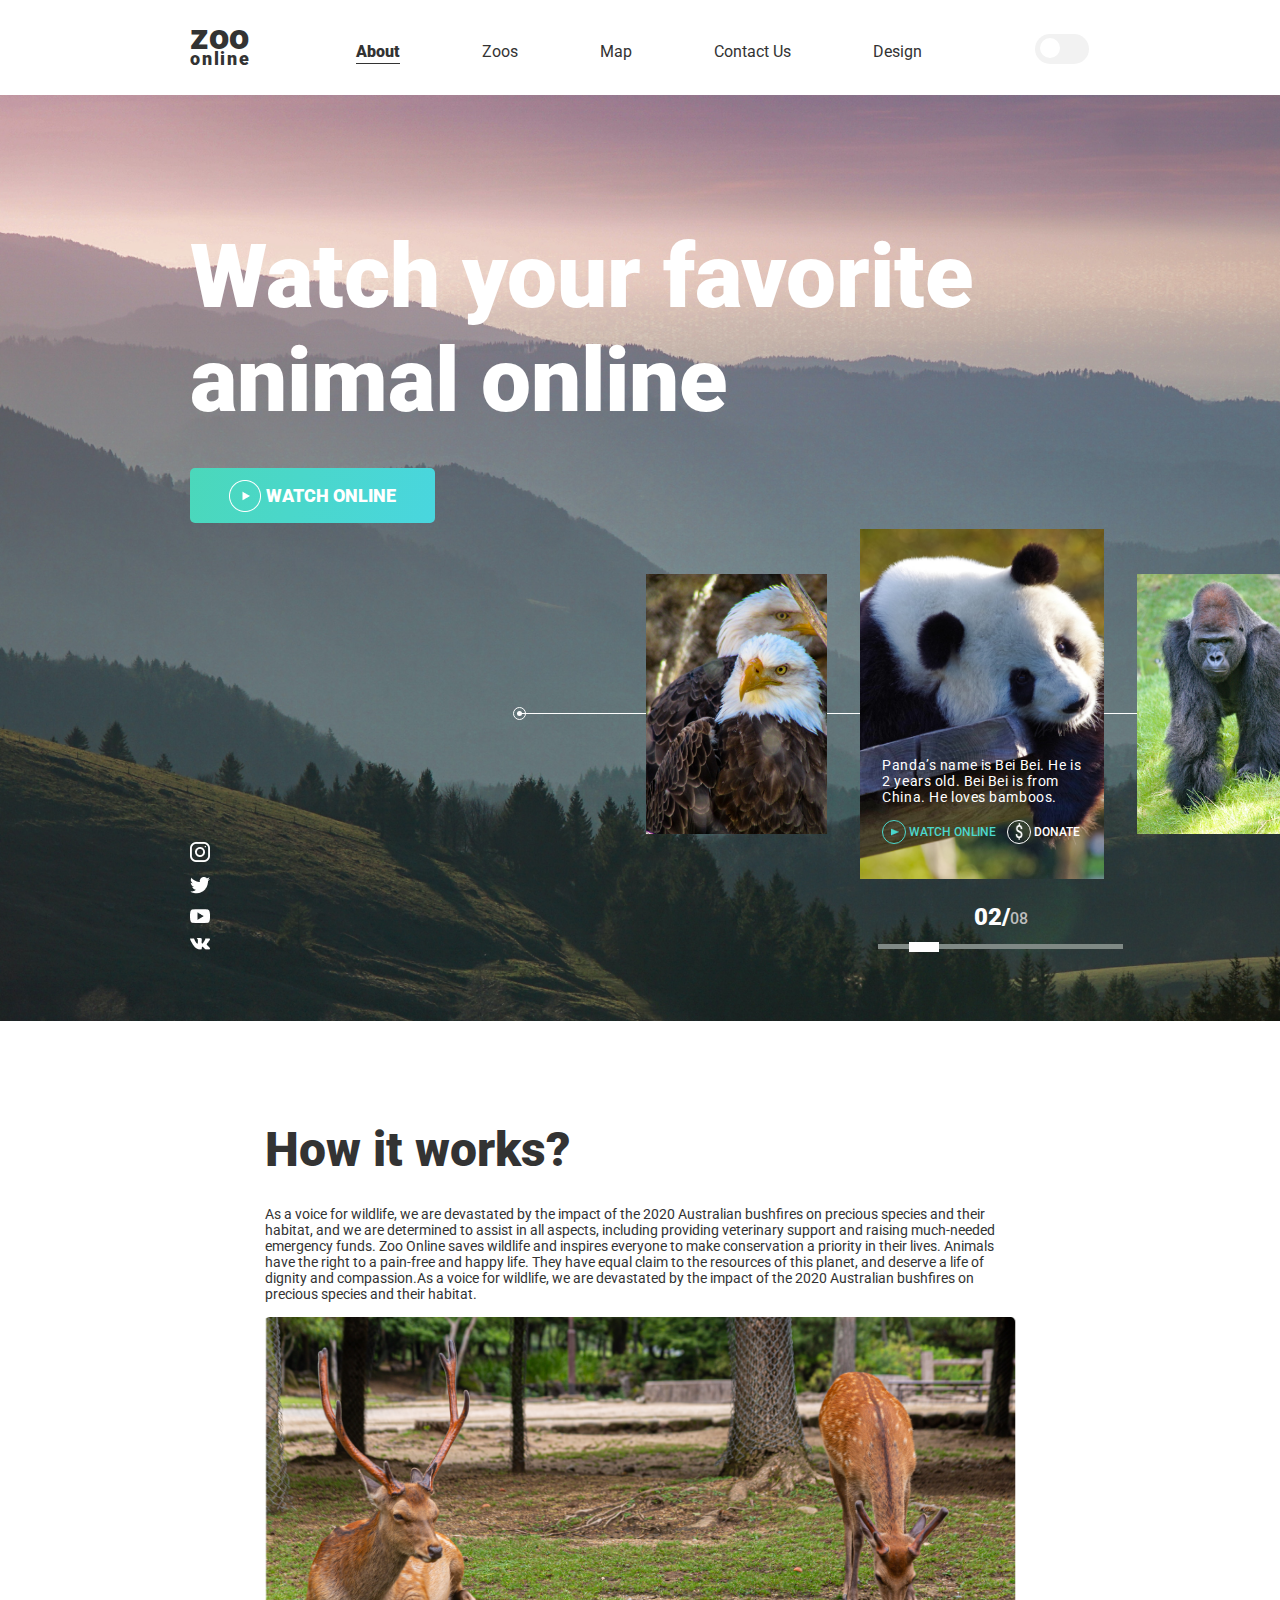
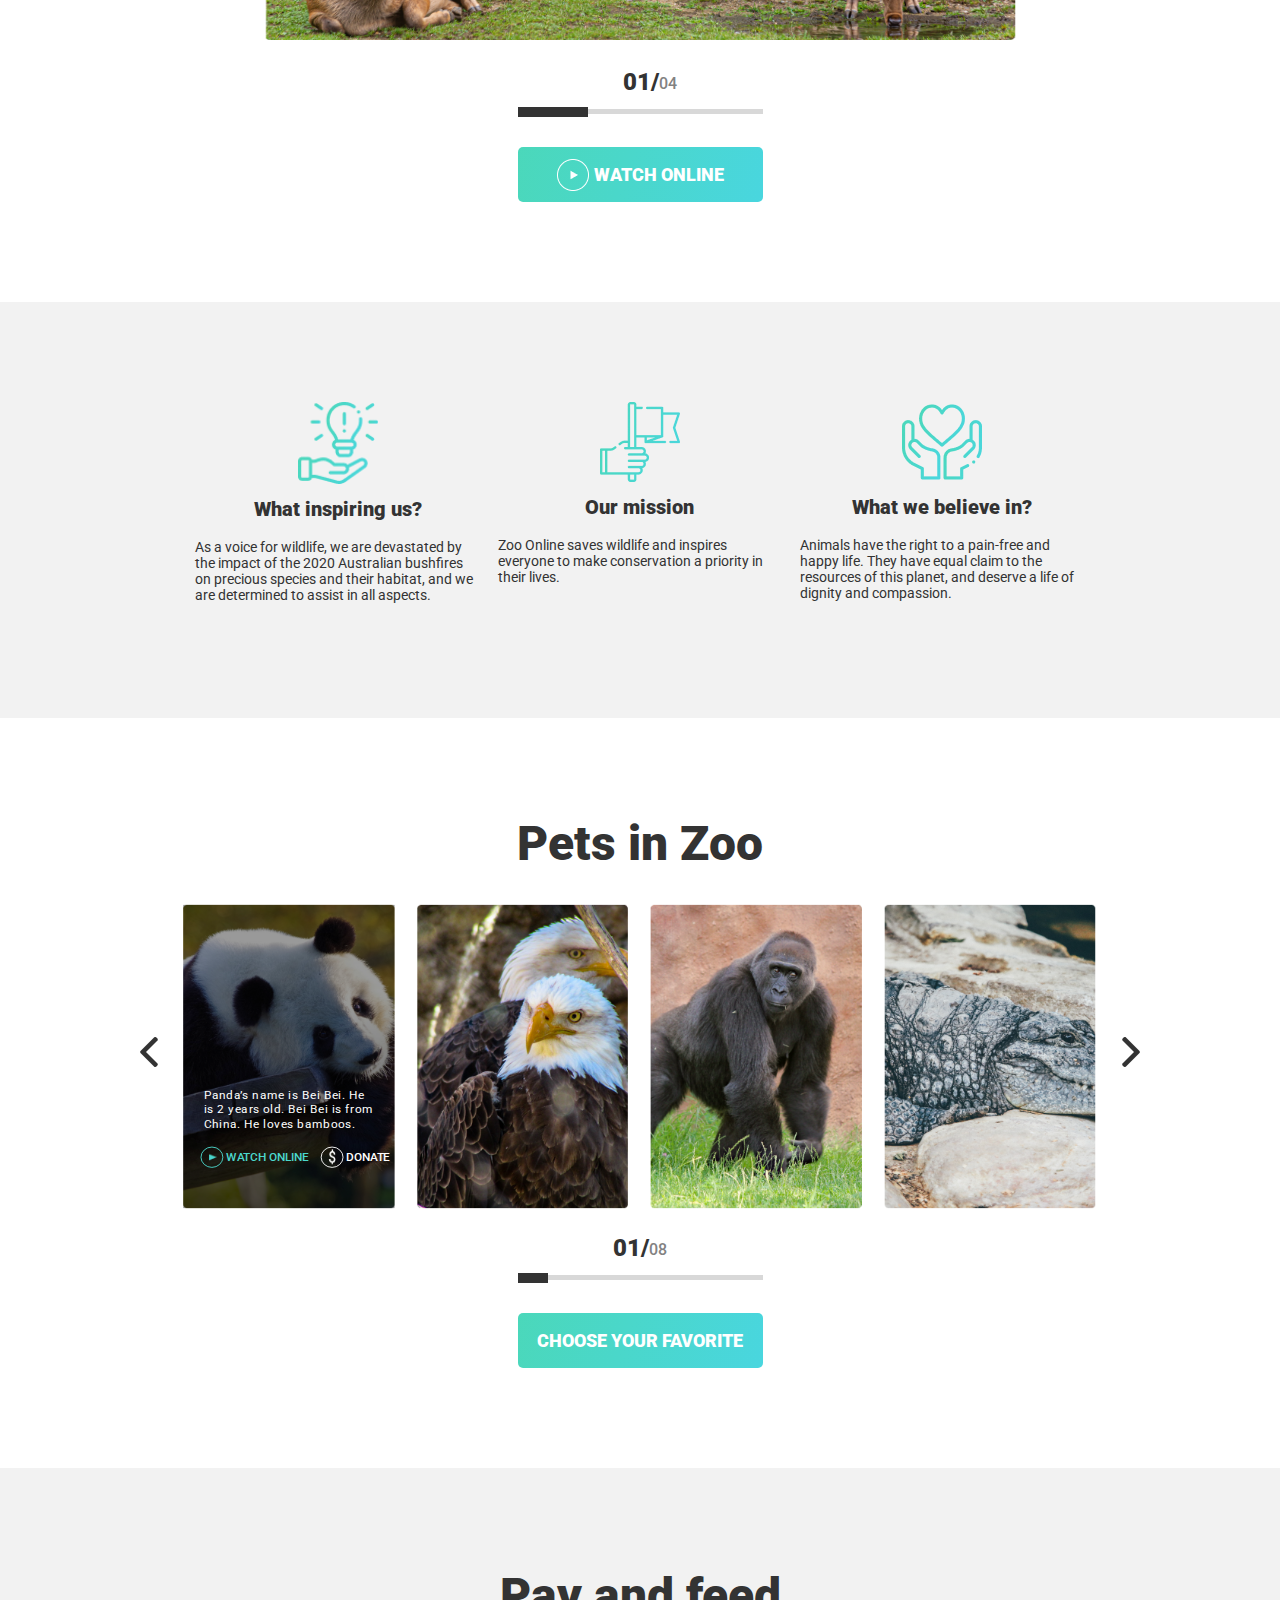
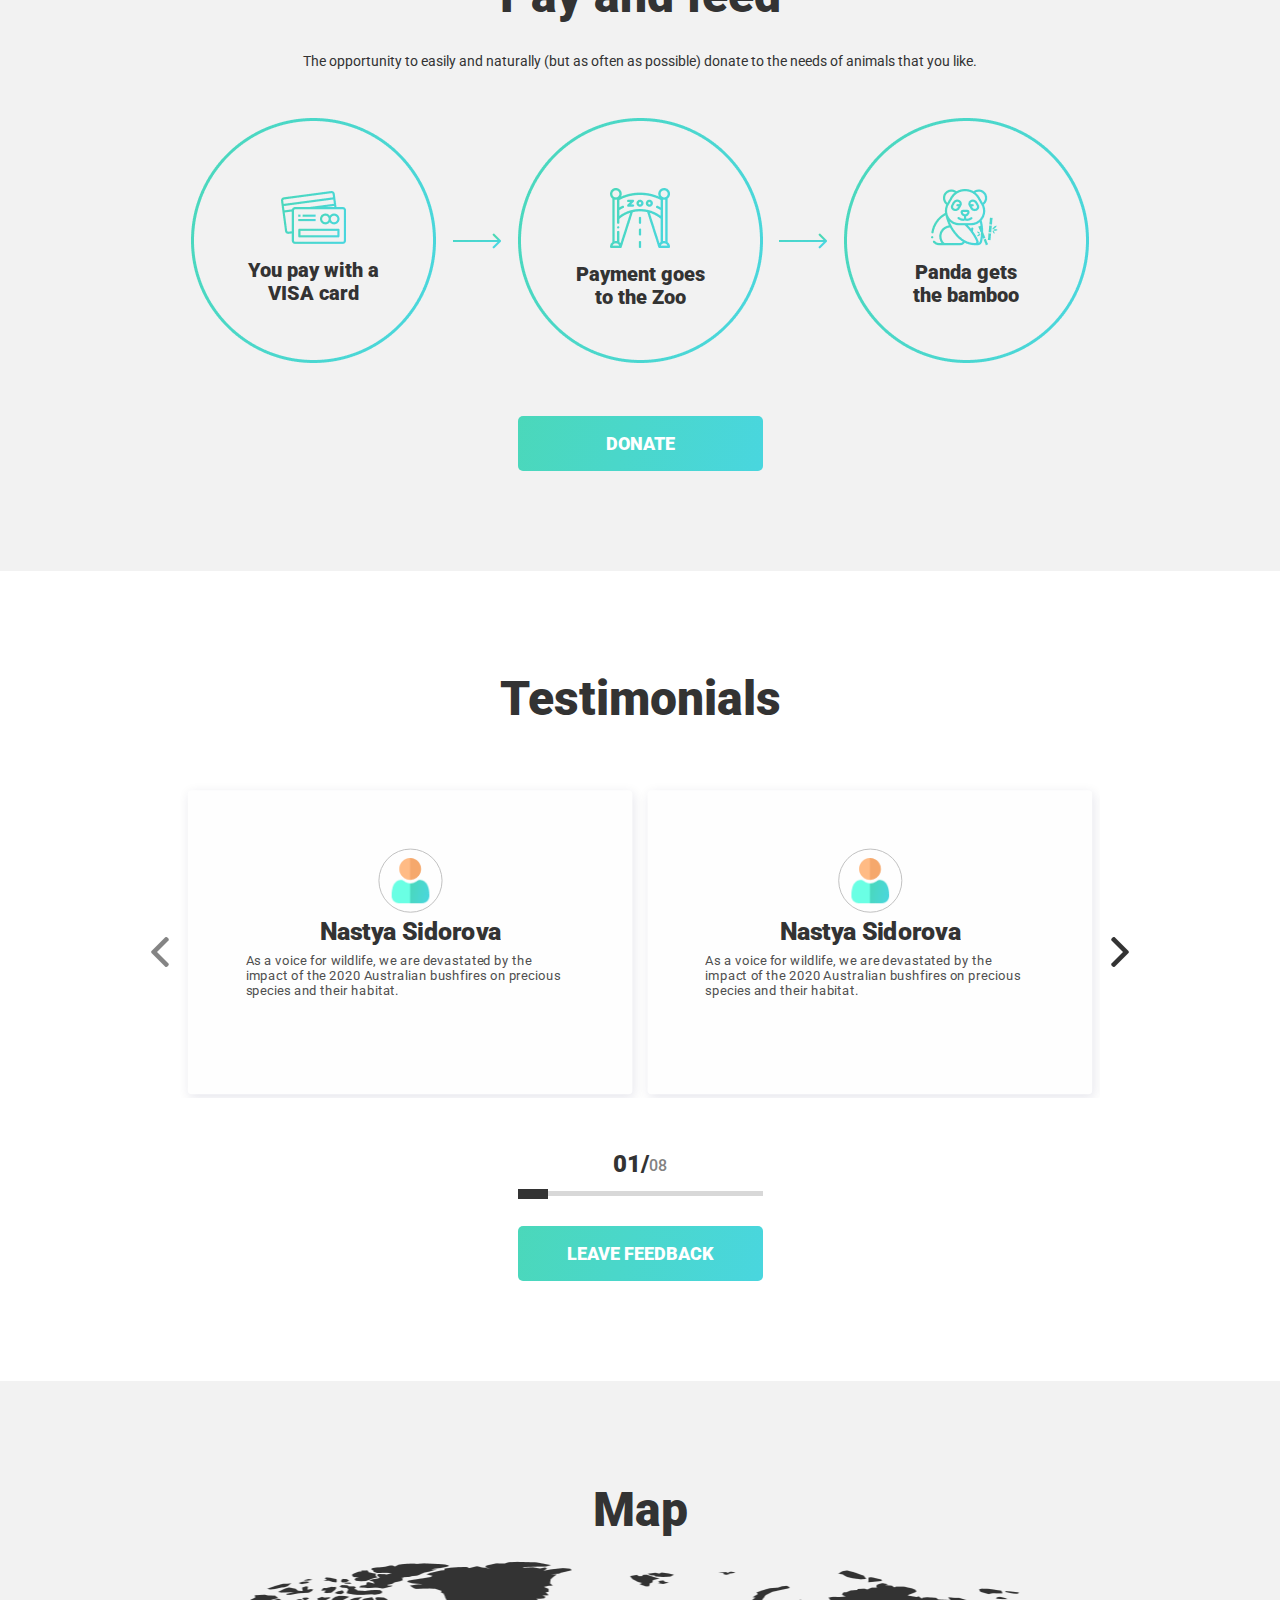
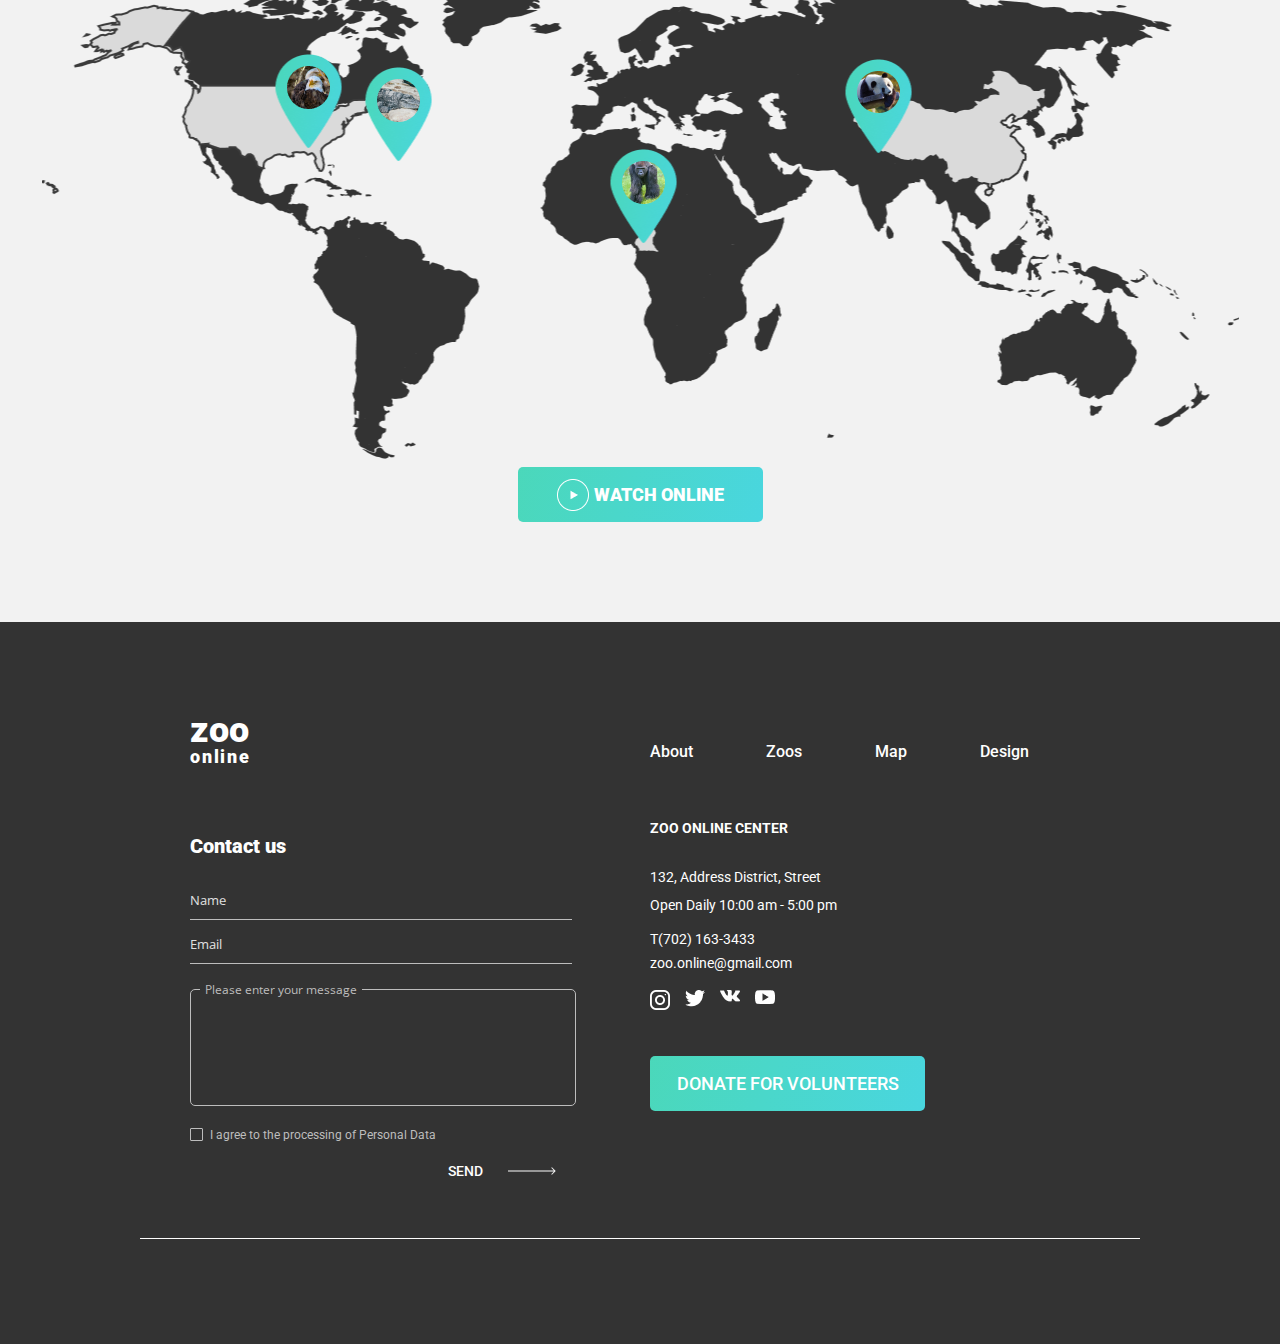
<file: index.html>
<!DOCTYPE html>
<html lang="en">

<head>
  <meta charset="UTF-8">
  <title>online-zoo</title>
  <link rel="stylesheet" href="./styles.css">
  <link rel="stylesheet" href="./media.css">
  <meta name="viewport" content="width=device-width, initial-scale=1">
  <style>
    @import url('https://fonts.googleapis.com/css2?family=Open+Sans:wght@300;400&display=swap');
    @import url('https://fonts.googleapis.com/css2?family=Roboto:wght@900&display=swap');
    @import url('https://fonts.googleapis.com/css2?family=Roboto&display=swap');
    @import url('https://fonts.googleapis.com/css2?family=Roboto:wght@500&display=swap');
    @import url('https://fonts.googleapis.com/css2?family=Roboto:wght@700&display=swap');
  </style>

</head>

<body class="wrapper">

  <header class="header">
    <div class="content">
      <h1>Online Zoo</h1>
      <section class="header__logo">
        <a href="./index.html">
          <h2>zoo</h2>
          <p>online</p>
        </a>
      </section>
      <nav class="header__nav ">
        <!-- header__nav_disabled -->
        <ul>
          <li class="nav__link">
            <a class="header__nav_active" href="./index.html">
              About
            </a>
          </li>
          <li class="nav__link">
            <a href="./pages/video-block/pandas/index.html">
              Zoos
            </a>
          </li>
          <li class="nav__link">
            <a href="./pages/map-block/index.html">
              Map
            </a>
          </li>
          <li class="nav__link">
            <a href="#footer-anchor">
              Contact&#160Us
            </a>
          </li>
          <li class="nav__link">
            <a href="https://www.figma.com/file/HKt5Nlx0jghQtJp6jW9q8F/zooApp">
              Design
            </a>
          </li>
        </ul>
      </nav>
      <div class="header__switcher-block">
        <input class="header__switcher" id="switch1" type="checkbox">
        <label class="header__switcher_for" for="switch1"></label>

        <div class="header__burger"><span></span></div>

      </div>

      <!-- header__burger_active -->
    </div>
  </header>

  <main class="main">

    <article class="welcome-block">
      <div class="content">
        <section class="welcome__info-block">
          <h2>
            Watch your favorite animal online
          </h2>
          <form action="./pages/video-block/pandas/index.html">
            <button class="button">
              <img src="assets/comman/play-icon.png" alt="">
              <p> watch online</p>
            </button>
          </form>
        </section>
        <section class="welcome__social">
          <ul>
            <li>
              <a href="https://www.instagram.com/burhanovgd/">
                <img src="./assets/social_net/instagram.png" alt="instagram">
              </a>
            </li>
            <li>
              <a href="https://twitter.com/">
                <img src="./assets/social_net/twitter.png" alt="twitter">
              </a>
            </li>
            <li>
              <a href="https://www.youtube.com/">
                <img src="./assets/social_net/youtube.png" alt="youtube">
              </a>
            </li>
            <li>
              <a href="https://vk.com/burhanovgd">
                <img src="./assets/social_net/vk.png" alt="vk">
              </a>
            </li>
          </ul>
        </section>
      </div>
      <section class="welcome-carousel-wrapper">
        <div class="welcome-carousel-line"></div>
        <section class="carousel welcom-carousel">
          <div class="welcome-carousel__dot welcome-carousel__dot1">
            <img src="./assets/welcom_carousel/main-dot.svg" alt="dot">
          </div>
          <div class="welcome-carousel__dot welcome-carousel__dot2">
            <img src="./assets/welcom_carousel/main-dot.svg" alt="dot">
          </div>
          <div class="welcome-carousel__dot welcome-carousel__dot3">
            <img src="./assets/welcom_carousel/main-dot.svg" alt="dot">
          </div>
          <div class="welcome-carousel__dot welcome-carousel__dot4">
            <img src="./assets/welcom_carousel/main-dot.svg" alt="dot">
          </div>
          <div class="welcom-carousel__items-view carousel__items-view">
            <div class="welcom-carousel__items-line carousel__items-line">

              <div class="welcom-carousel__item carousel__item">
                <img src="./assets/welcom_carousel/eagle.png" alt="">
                <div class="welcom-carousel__item_hover welcom-hover">
                  <p class="welcom-hover__info">
                    Panda’s name is Bei Bei. He
                    is 2 years old. Bei Bei is from China. He loves bamboos.
                  </p>

                  <div class="welcom-hover__icons">

                    <form class="welcom-hover__watch-online" action="./pages/video-block/pandas/index.html">
                      <button class="welcom-hover__btn">
                        <div class="welcom-hover__watch-online_image">
                          <img src="./assets/comman/hover-icons/watch-icon.png" alt="watch-icon">
                        </div>
                        <p>watch&#160;online</p>
                      </button>
                    </form>

                    <form class="welcom-hover__donate" action="./index.html">
                      <button class="welcom-hover__btn">
                        <div class="welcom-hover__donate_image">
                          <img src="./assets/comman/hover-icons/donate-icon.png" alt="donate-icon">
                        </div>
                        <p>donate</p>
                      </button>
                    </form>

                  </div>
                </div>
              </div>
              <div class="welcom-carousel__item carousel__item welcom-carousel__item_active">
                <img src="./assets/welcom_carousel/panda.png" alt="">
                <div class="welcom-carousel__item_hover welcom-hover">
                  <p class="welcom-hover__info">
                    Panda’s name is Bei Bei. He
                    is 2 years old. Bei Bei is from China. He loves bamboos.
                  </p>

                  <div class="welcom-hover__icons">

                    <form class="welcom-hover__watch-online" action="./pages/video-block/pandas/index.html">
                      <button class="welcom-hover__btn">
                        <div class="welcom-hover__watch-online_image">
                          <img src="./assets/comman/hover-icons/watch-icon.png" alt="watch-icon">
                        </div>
                        <p>watch&#160;online</p>
                      </button>
                    </form>

                    <form class="welcom-hover__donate" action="./index.html">
                      <button class="welcom-hover__btn">
                        <div class="welcom-hover__donate_image">
                          <img src="./assets/comman/hover-icons/donate-icon.png" alt="donate-icon">
                        </div>
                        <p>donate</p>
                      </button>
                    </form>

                  </div>
                </div>
              </div>
              <div class="welcom-carousel__item carousel__item">
                <img src="./assets/welcom_carousel/gorilla.png" alt="">
                <div class="welcom-carousel__item_hover welcom-hover">
                  <p class="welcom-hover__info">
                    Panda’s name is Bei Bei. He
                    is 2 years old. Bei Bei is from China. He loves bamboos.
                  </p>

                  <div class="welcom-hover__icons">

                    <form class="welcom-hover__watch-online" action="./pages/video-block/pandas/index.html">
                      <button class="welcom-hover__btn">
                        <div class="welcom-hover__watch-online_image">
                          <img src="./assets/comman/hover-icons/watch-icon.png" alt="watch-icon">
                        </div>
                        <p>watch&#160;online</p>
                      </button>
                    </form>

                    <form class="welcom-hover__donate" action="./index.html">
                      <button class="welcom-hover__btn">
                        <div class="welcom-hover__donate_image">
                          <img src="./assets/comman/hover-icons/donate-icon.png" alt="donate-icon">
                        </div>
                        <p>donate</p>
                      </button>
                    </form>

                  </div>
                </div>
              </div>
              <div class="welcom-carousel__item carousel__item">
                <img src="./assets/welcom_carousel/crocodile.png" alt="">
                <div class="welcom-carousel__item_hover welcom-hover">
                  <p class="welcom-hover__info">
                    Panda’s name is Bei Bei. He
                    is 2 years old. Bei Bei is from China. He loves bamboos.
                  </p>

                  <div class="welcom-hover__icons">

                    <form class="welcom-hover__watch-online" action="./pages/video-block/pandas/index.html">
                      <button class="welcom-hover__btn">
                        <div class="welcom-hover__watch-online_image">
                          <img src="./assets/comman/hover-icons/watch-icon.png" alt="watch-icon">
                        </div>
                        <p>watch&#160;online</p>
                      </button>
                    </form>

                    <form class="welcom-hover__donate" action="./index.html">
                      <button class="welcom-hover__btn">
                        <div class="welcom-hover__donate_image">
                          <img src="./assets/comman/hover-icons/donate-icon.png" alt="donate-icon">
                        </div>
                        <p>donate</p>
                      </button>
                    </form>

                  </div>
                </div>
              </div>
              <div class="welcom-carousel__item carousel__item">
                <img src="./assets/welcom_carousel/fox.png" alt="">
                <div class="welcom-carousel__item_hover welcom-hover">
                  <p class="welcom-hover__info">
                    Panda’s name is Bei Bei. He
                    is 2 years old. Bei Bei is from China. He loves bamboos.
                  </p>

                  <div class="welcom-hover__icons">

                    <form class="welcom-hover__watch-online" action="./pages/video-block/pandas/index.html">
                      <button class="welcom-hover__btn">
                        <div class="welcom-hover__watch-online_image">
                          <img src="./assets/comman/hover-icons/watch-icon.png" alt="watch-icon">
                        </div>
                        <p>watch&#160;online</p>
                      </button>
                    </form>

                    <form class="welcom-hover__donate" action="./index.html">
                      <button class="welcom-hover__btn">
                        <div class="welcom-hover__donate_image">
                          <img src="./assets/comman/hover-icons/donate-icon.png" alt="donate-icon">
                        </div>
                        <p>donate</p>
                      </button>
                    </form>

                  </div>
                </div>
              </div>
              <div class="welcom-carousel__item carousel__item">
                <img src="./assets/welcom_carousel/sloth.png" alt="">
                <div class="welcom-carousel__item_hover welcom-hover">
                  <p class="welcom-hover__info">
                    Panda’s name is Bei Bei. He
                    is 2 years old. Bei Bei is from China. He loves bamboos.
                  </p>

                  <div class="welcom-hover__icons">

                    <form class="welcom-hover__watch-online" action="./pages/video-block/pandas/index.html">
                      <button class="welcom-hover__btn">
                        <div class="welcom-hover__watch-online_image">
                          <img src="./assets/comman/hover-icons/watch-icon.png" alt="watch-icon">
                        </div>
                        <p>watch&#160;online</p>
                      </button>
                    </form>

                    <form class="welcom-hover__donate" action="./index.html">
                      <button class="welcom-hover__btn">
                        <div class="welcom-hover__donate_image">
                          <img src="./assets/comman/hover-icons/donate-icon.png" alt="donate-icon">
                        </div>
                        <p>donate</p>
                      </button>
                    </form>

                  </div>
                </div>
              </div>
              <div class="welcom-carousel__item carousel__item">
                <img src="./assets/welcom_carousel/elephant.png" alt="">
                <div class="welcom-carousel__item_hover welcom-hover">
                  <p class="welcom-hover__info">
                    Panda’s name is Bei Bei. He
                    is 2 years old. Bei Bei is from China. He loves bamboos.
                  </p>

                  <div class="welcom-hover__icons">

                    <form class="welcom-hover__watch-online" action="./pages/video-block/pandas/index.html">
                      <button class="welcom-hover__btn">
                        <div class="welcom-hover__watch-online_image">
                          <img src="./assets/comman/hover-icons/watch-icon.png" alt="watch-icon">
                        </div>
                        <p>watch&#160;online</p>
                      </button>
                    </form>

                    <form class="welcom-hover__donate" action="./index.html">
                      <button class="welcom-hover__btn">
                        <div class="welcom-hover__donate_image">
                          <img src="./assets/comman/hover-icons/donate-icon.png" alt="donate-icon">
                        </div>
                        <p>donate</p>
                      </button>
                    </form>

                  </div>
                </div>
              </div>
              <div class="welcom-carousel__item carousel__item">
                <img src="./assets/welcom_carousel/leopard.png" alt="">
                <div class="welcom-carousel__item_hover welcom-hover">
                  <p class="welcom-hover__info">
                    Panda’s name is Bei Bei. He
                    is 2 years old. Bei Bei is from China. He loves bamboos.
                  </p>

                  <div class="welcom-hover__icons">

                    <form class="welcom-hover__watch-online" action="./pages/video-block/pandas/index.html">
                      <button class="welcom-hover__btn">
                        <div class="welcom-hover__watch-online_image">
                          <img src="./assets/comman/hover-icons/watch-icon.png" alt="watch-icon">
                        </div>
                        <p>watch&#160;online</p>
                      </button>
                    </form>

                    <form class="welcom-hover__donate" action="./index.html">
                      <button class="welcom-hover__btn">
                        <div class="welcom-hover__donate_image">
                          <img src="./assets/comman/hover-icons/donate-icon.png" alt="donate-icon">
                        </div>
                        <p>donate</p>
                      </button>
                    </form>

                  </div>
                </div>
              </div>


            </div>

          </div>
          <div class="welcom__rage-input_wrapper">
            <div class="welcom__rageNumber carousel__rageNumber">
              <p class="welcom__rageNumber_current carousel__rageNumber_current">0</p>
              /
              <p class="welcom__rageNumber_inAll carousel__rageNumber_inAll">9</p>
            </div>

            <input class="welcom__rage-input carousel__rage-input" type="range" min="1" max="8" step="1" value="2">
          </div>
        </section>
      </section>
    </article>

    <article class="info-block">
      <div class="content">
        <div class="info-block__name_wrapper">
          <h2 class="info-block__name">How it works?</h2>
        </div>
        <section class="carousel info-block-carousel">
          <div class="carousel__withBtns">
            <div class="info-block-carousel__control info-block-carousel__leftControl">
              <div class="carousel__arrow carousel__leftArrow info-block-carousel__arrow">
                <img src="assets/comman/left-arrow.png" alt="left-arrow">
              </div>
            </div>

            <div class="info-block-carousel__items-view carousel__items-view">
              <div class="info-block-carousel__items-line carousel__items-line">

                <div class="info-block-carousel__item carousel__item">
                  <div class="info-block-carousel__inner-text">
                    <p>
                      As a voice for wildlife, we are devastated by the impact of the 2020 Australian bushfires on
                      precious species and their habitat, and we are determined to assist in all aspects, including
                      providing veterinary support and raising much&#8209;needed emergency funds. Zoo Online saves
                      wildlife
                      and
                      inspires everyone to make conservation a priority in their lives. Animals have the right to a
                      pain-free and happy life. They have equal claim to the resources of this planet, and deserve a
                      life
                      of dignity and compassion.As a voice for wildlife, we are devastated by the impact of the 2020
                      Australian bushfires on precious species and their habitat.
                    </p>
                  </div>
                  <img class="info-block-carousel__item__dear" src="assets/info-block_carousel/deer.png" alt="deer">
                  <img class="info-block-carousel__item__bigdear" src="./assets/info-block_carousel/dearBIG.png"
                    alt="deer">
                  <img class="info-block-carousel__item__mobileDear" src="./assets/info-block_carousel/dearMobile.png"
                    alt="deer">
                </div>
                <div class="info-block-carousel__item carousel__item">
                  <div class="info-block-carousel__inner-text">
                    <p>
                      Lorem ipsum dolor sit amet, consectetur adipisicing elit. Architecto eius minus fugit, aliquam ex
                      minima, ipsam quisquam ad accusantium praesentium, neque facilis temporibus. Ipsa voluptatum natus
                      molestias unde optio atque?
                    </p>
                  </div>
                  <img src="assets/info-block_carousel/panda.png" alt="deer">
                </div>
                <div class="info-block-carousel__item carousel__item">
                  <div class="info-block-carousel__inner-text">
                    <p>
                      Lorem ipsum dolor sit, amet consectetur adipisicing elit. At, voluptates eaque corporis incidunt
                      nesciunt ut voluptatum nulla, odit eligendi magnam doloremque repellat, repudiandae voluptatem
                      error
                      consectetur! Autem aspernatur quibusdam molestias?
                    </p>
                  </div>
                  <img src="assets/info-block_carousel/monkeys.png" alt="deer">
                </div>
                <div class="info-block-carousel__item carousel__item">
                  <div class="info-block-carousel__inner-text">
                    <p>
                      Lorem ipsum dolor sit, amet consectetur adipisicing elit. At, voluptates eaque corporis incidunt
                      nesciunt ut voluptatum nulla, odit eligendi magnam doloremque repellat, repudiandae voluptatem
                      error
                      consectetur! Autem aspernatur quibusdam molestias?
                    </p>
                  </div>
                  <img src="assets/info-block_carousel/gorillas.png" alt="deer">
                </div>

              </div>
            </div>

            <div class="info-block-carousel__control info-block-carousel__rightControl">
              <div class="carousel__arrow carousel__rightArrow info-block-carousel__arrow">
                <img src="assets/comman/right-arrow.png" alt="right-arrow">
              </div>
            </div>
          </div>

          <div class="info-block__rageNumber carousel__rageNumber">
            <p class="info-block__rageNumber_current carousel__rageNumber_current">0</p>
            /
            <p class="info-block__rageNumber_inAll carousel__rageNumber_inAll">9</p>
          </div>

          <input class="info-block__rage-input carousel__rage-input" type="range" min="1" max="4" step="1" value="1">
        </section>
        <form action="./pages/video-block/pandas/index.html">
          <button class="info-block__watch-btn button">
            <img src="assets/comman/play-icon.png" alt="">
            <p> watch online</p>
          </button>
        </form>


      </div>
    </article>

    <article class="about-us-block gray-background">
      <div class="content">
        <section class="about-us__item">
          <div>
            <img src="assets/card/inspire.png" alt="">
            <h3>What&#160inspiring&#160us?</h3>
          </div>
          <p>
            As a voice for wildlife, we are devastated by the impact of the 2020 Australian bushfires on
            precious species and their habitat, and we are determined to assist in all aspects.
          </p>
        </section>

        <section class="about-us__item">
          <div>
            <img src="assets/card/mission.png" alt="">
            <h3>Our&#160mission</h3>
          </div>
          <p>
            Zoo Online saves wildlife and inspires everyone to make conservation a priority in their lives.
          </p>
        </section>

        <section class="about-us__item">
          <div>
            <img src="assets/card/believe.png" alt="">
            <h3>What&#160we&#160believe&#160in?</h3>
          </div>
          <p>
            Animals have the right to a pain-free and happy life. They have equal claim to the resources of
            this planet, and deserve a life of dignity and compassion.
          </p>
        </section>
      </div>
    </article>

    <article class="pets__block">
      <div class="content">
        <h2>Pets in Zoo</h2>
        <section class="carousel pets-carousel">
          <div class="carousel__withBtns">
            <div class="pets-carousel__control pets-carousel__leftControl">
              <div class="carousel__arrow carousel__leftArrow">
                <img src="assets/comman/left-arrow.png" alt="left-arrow">
              </div>
            </div>
            <div class="pets-carousel__items-view carousel__items-view">
              <div class="pets-carousel__items-line carousel__items-line">
                <div class="pets-carousel__item carousel__item carousel__item_hover_active">
                  <img class="carousel__item_image" src="./assets/pets-carousel/panda.png" alt="panda">
                  <div class="pets-carousel__item_hover pets-hover">
                    <div class="pets-hover__inner">
                      <p class="pets-hover__info">
                        Panda’s name is Bei Bei. He
                        is 2 years old. Bei Bei is from China. He loves bamboos.
                      </p>

                      <div class="pets-hover__icons">

                        <form class="pets-hover__watch-online" action="./pages/video-block/pandas/index.html">
                          <button class="pets-hover__btn">
                            <div class="pets-hover__watch-online_image">
                              <img src="./assets/comman/hover-icons/watch-icon.png" alt="watch-icon">
                            </div>
                            <p>watch&#160;online</p>
                          </button>
                        </form>

                        <form class="pets-hover__donate" action="./index.html">
                          <button class="pets-hover__btn">
                            <div class="pets-hover__donate_image">
                              <img src="./assets/comman/hover-icons/donate-icon.png" alt="donate-icon">
                            </div>
                            <p>donate</p>
                          </button>
                        </form>

                      </div>
                    </div>
                  </div>
                </div>
                <div class="pets-carousel__item carousel__item">
                  <img class="carousel__item_image" src="./assets/pets-carousel/eagle.png" alt="">
                  <div class="pets-carousel__item_hover pets-hover">
                    <div class="pets-hover__inner">
                      <p class="pets-hover__info">
                        Panda’s name is Bei Bei. He
                        is 2 years old. Bei Bei is from China. He loves bamboos.
                      </p>

                      <div class="pets-hover__icons">

                        <form class="pets-hover__watch-online" action="./pages/video-block/pandas/index.html">
                          <button class="pets-hover__btn">
                            <div class="pets-hover__watch-online_image">
                              <img src="./assets/comman/hover-icons/watch-icon.png" alt="watch-icon">
                            </div>
                            <p>watch&#160;online</p>
                          </button>
                        </form>

                        <form class="pets-hover__donate" action="./index.html">
                          <button class="pets-hover__btn">
                            <div class="pets-hover__donate_image">
                              <img src="./assets/comman/hover-icons/donate-icon.png" alt="donate-icon">
                            </div>
                            <p>donate</p>
                          </button>
                        </form>

                      </div>
                    </div>
                  </div>
                </div>
                <div class="pets-carousel__item carousel__item">
                  <img class="carousel__item_image" src="./assets/pets-carousel/gorilla.png" alt="">
                  <div class="pets-carousel__item_hover pets-hover">
                    <div class="pets-hover__inner">
                      <p class="pets-hover__info">
                        Panda’s name is Bei Bei. He
                        is 2 years old. Bei Bei is from China. He loves bamboos.
                      </p>

                      <div class="pets-hover__icons">

                        <form class="pets-hover__watch-online" action="./pages/video-block/pandas/index.html">
                          <button class="pets-hover__btn">
                            <div class="pets-hover__watch-online_image">
                              <img src="./assets/comman/hover-icons/watch-icon.png" alt="watch-icon">
                            </div>
                            <p>watch&#160;online</p>
                          </button>
                        </form>

                        <form class="pets-hover__donate" action="./index.html">
                          <button class="pets-hover__btn">
                            <div class="pets-hover__donate_image">
                              <img src="./assets/comman/hover-icons/donate-icon.png" alt="donate-icon">
                            </div>
                            <p>donate</p>
                          </button>
                        </form>

                      </div>
                    </div>
                  </div>
                </div>
                <div class="pets-carousel__item carousel__item">
                  <img class="carousel__item_image" src="./assets/pets-carousel/crocodile.png" alt="">
                  <div class="pets-carousel__item_hover pets-hover">
                    <div class="pets-hover__inner">
                      <p class="pets-hover__info">
                        Panda’s name is Bei Bei. He
                        is 2 years old. Bei Bei is from China. He loves bamboos.
                      </p>

                      <div class="pets-hover__icons">

                        <form class="pets-hover__watch-online" action="./pages/video-block/pandas/index.html">
                          <button class="pets-hover__btn">
                            <div class="pets-hover__watch-online_image">
                              <img src="./assets/comman/hover-icons/watch-icon.png" alt="watch-icon">
                            </div>
                            <p>watch&#160;online</p>
                          </button>
                        </form>

                        <form class="pets-hover__donate" action="./index.html">
                          <button class="pets-hover__btn">
                            <div class="pets-hover__donate_image">
                              <img src="./assets/comman/hover-icons/donate-icon.png" alt="donate-icon">
                            </div>
                            <p>donate</p>
                          </button>
                        </form>

                      </div>
                    </div>
                  </div>
                </div>
                <div class="pets-carousel__item carousel__item">
                  <img class="carousel__item_image" src="./assets/pets-carousel/fox.png" alt="">
                  <div class="pets-carousel__item_hover pets-hover">
                    <div class="pets-hover__inner">
                      <p class="pets-hover__info">
                        Panda’s name is Bei Bei. He
                        is 2 years old. Bei Bei is from China. He loves bamboos.
                      </p>

                      <div class="pets-hover__icons">

                        <form class="pets-hover__watch-online" action="./pages/video-block/pandas/index.html">
                          <button class="pets-hover__btn">
                            <div class="pets-hover__watch-online_image">
                              <img src="./assets/comman/hover-icons/watch-icon.png" alt="watch-icon">
                            </div>
                            <p>watch&#160;online</p>
                          </button>
                        </form>

                        <form class="pets-hover__donate" action="./index.html">
                          <button class="pets-hover__btn">
                            <div class="pets-hover__donate_image">
                              <img src="./assets/comman/hover-icons/donate-icon.png" alt="donate-icon">
                            </div>
                            <p>donate</p>
                          </button>
                        </form>

                      </div>
                    </div>
                  </div>
                </div>
                <div class="pets-carousel__item carousel__item">
                  <img class="carousel__item_image" src="./assets/pets-carousel/sloth.png" alt="">
                  <div class="pets-carousel__item_hover pets-hover">
                    <div class="pets-hover__inner">
                      <p class="pets-hover__info">
                        Panda’s name is Bei Bei. He
                        is 2 years old. Bei Bei is from China. He loves bamboos.
                      </p>

                      <div class="pets-hover__icons">

                        <form class="pets-hover__watch-online" action="./pages/video-block/pandas/index.html">
                          <button class="pets-hover__btn">
                            <div class="pets-hover__watch-online_image">
                              <img src="./assets/comman/hover-icons/watch-icon.png" alt="watch-icon">
                            </div>
                            <p>watch&#160;online</p>
                          </button>
                        </form>

                        <form class="pets-hover__donate" action="./index.html">
                          <button class="pets-hover__btn">
                            <div class="pets-hover__donate_image">
                              <img src="./assets/comman/hover-icons/donate-icon.png" alt="donate-icon">
                            </div>
                            <p>donate</p>
                          </button>
                        </form>

                      </div>
                    </div>
                  </div>
                </div>
                <div class="pets-carousel__item carousel__item">
                  <img class="carousel__item_image" src="./assets/pets-carousel/elephant.png" alt="">
                  <div class="pets-carousel__item_hover pets-hover">
                    <div class="pets-hover__inner">
                      <p class="pets-hover__info">
                        Panda’s name is Bei Bei. He
                        is 2 years old. Bei Bei is from China. He loves bamboos.
                      </p>

                      <div class="pets-hover__icons">

                        <form class="pets-hover__watch-online" action="./pages/video-block/pandas/index.html">
                          <button class="pets-hover__btn">
                            <div class="pets-hover__watch-online_image">
                              <img src="./assets/comman/hover-icons/watch-icon.png" alt="watch-icon">
                            </div>
                            <p>watch&#160;online</p>
                          </button>
                        </form>

                        <form class="pets-hover__donate" action="./index.html">
                          <button class="pets-hover__btn">
                            <div class="pets-hover__donate_image">
                              <img src="./assets/comman/hover-icons/donate-icon.png" alt="donate-icon">
                            </div>
                            <p>donate</p>
                          </button>
                        </form>

                      </div>
                    </div>
                  </div>
                </div>
                <div class="pets-carousel__item carousel__item">
                  <img class="carousel__item_image" src="./assets/pets-carousel/leopard.png" alt="">
                  <div class="pets-carousel__item_hover pets-hover">
                    <div class="pets-hover__inner">
                      <p class="pets-hover__info">
                        Panda’s name is Bei Bei. He
                        is 2 years old. Bei Bei is from China. He loves bamboos.
                      </p>

                      <div class="pets-hover__icons">

                        <form class="pets-hover__watch-online" action="./pages/video-block/pandas/index.html">
                          <button class="pets-hover__btn">
                            <div class="pets-hover__watch-online_image">
                              <img src="./assets/comman/hover-icons/watch-icon.png" alt="watch-icon">
                            </div>
                            <p>watch&#160;online</p>
                          </button>
                        </form>

                        <form class="pets-hover__donate" action="./index.html">
                          <button class="pets-hover__btn">
                            <div class="pets-hover__donate_image">
                              <img src="./assets/comman/hover-icons/donate-icon.png" alt="donate-icon">
                            </div>
                            <p>donate</p>
                          </button>
                        </form>

                      </div>
                    </div>
                  </div>
                </div>

              </div>

            </div>

            <div class="pets-carousel__control pets-carousel__rightControl">
              <div class="carousel__arrow carousel__rightArrow">
                <img src="assets/comman/right-arrow.png" alt="">
              </div>
            </div>
          </div>

          <div class="pets__rageNumber carousel__rageNumber">
            <p class="pets__rageNumber_current carousel__rageNumber_current">0</p>
            /
            <p class="pets__rageNumber_inAll carousel__rageNumber_inAll">9</p>
          </div>

          <input class="pets__rage-input carousel__rage-input" type="range" min="1" max="8" step="1" value="1">
        </section>
        <form action="./pages/map-block/index.html">
          <button class="choose-your-favorite-btn button">
            <p>Choose your favorite</p>
          </button>
        </form>
      </div>
    </article>

    <article class="pay__block gray-background">
      <div class="content">
        <section class="pay__info">
          <h2>Pay and feed</h2>
          <p>
            The opportunity to easily and naturally (but as often as possible) donate to the needs of
            animals that you like.
          </p>
        </section>

        <section class="pay__items">
          <div class="pay__item">
            <img src="assets/card/Visa.png" alt="">
            <p>
              You&#160pay&#160with&#160a
              VISA&#160card
            </p>
          </div>
          <div class="pay__item_arrow"></div>
          <div class="pay__item">
            <img src="assets/card/Zoo.png" alt="">
            <p>
              Payment&#160goes
              to&#160the&#160Zoo
            </p>
          </div>
          <div class="pay__item_arrow"></div>
          <div class="pay__item">
            <img src="assets/card/Panda.png" alt="">
            <p>
              Panda&#160gets
              the&#160bamboo
            </p>
          </div>
        </section>
        <!-- <form class="pay__form" action=""> -->
        <!-- nead to uncomment form and add action when the task will be -->
        <button class="pay__donate-btn button">
          <p>donate</p>
        </button>
        <!-- </form> -->
      </div>
    </article>

    <article class="review-block">
      <div class="content">
        <h2 class="review-block__name">testimonials</h2>
        <section class="carousel review-carousel">
          <div class="carousel__withBtns">
            <div class="review-carousel__control review-carousel__leftControl carousel__arrow_disabled">
              <div class="carousel__arrow carousel__leftArrow">
                <img src="assets/comman/left-arrow.png" alt="">
              </div>
            </div>

            <div class="review-carousel__items-view carousel__items-view">
              <div class="review-carousel__items-line carousel__items-line">

                <div class="review-carousel__item carousel__item">
                  <div class="review-carousel__item-inner">
                    <div>
                      <img src="./assets/review_carousel/unknown-user.png" alt="">
                    </div>
                    <h3>Nastya&#160;Sidorova</h3>
                    <p>As a voice for wildlife, we are devastated by the impact of the 2020
                      Australian
                      bushfires on precious species and their habitat.</p>
                  </div>
                  <div class="review-carousel__item-inner">
                    <div>
                      <img src="./assets/review_carousel/unknown-user.png" alt="">
                    </div>
                    <h3>Nastya&#160;Sidorova</h3>
                    <p>As a voice for wildlife, we are devastated by the impact of the 2020
                      Australian
                      bushfires on precious species and their habitat.</p>
                  </div>
                </div>
                <div class="review-carousel__item carousel__item">
                  <div class="review-carousel__item-inner">
                    <div>
                      <img src="./assets/review_carousel/unknown-user.png" alt="">
                    </div>
                    <h3>Nastya&#160;Sidorova</h3>
                    <p>As a voice for wildlife, we are devastated by the impact of the 2020
                      Australian
                      bushfires on precious species and their habitat.</p>
                  </div>
                  <div class="review-carousel__item-inner">
                    <div>
                      <img src="./assets/review_carousel/unknown-user.png" alt="">
                    </div>
                    <h3>Nastya&#160;Sidorova</h3>
                    <p>As a voice for wildlife, we are devastated by the impact of the 2020
                      Australian
                      bushfires on precious species and their habitat.</p>
                  </div>
                </div>
                <div class="review-carousel__item carousel__item">
                  <div class="review-carousel__item-inner">
                    <div>
                      <img src="./assets/review_carousel/unknown-user.png" alt="">
                    </div>
                    <h3>Nastya&#160;Sidorova</h3>
                    <p>As a voice for wildlife, we are devastated by the impact of the 2020
                      Australian
                      bushfires on precious species and their habitat.</p>
                  </div>
                  <div class="review-carousel__item-inner">
                    <div>
                      <img src="./assets/review_carousel/unknown-user.png" alt="">
                    </div>
                    <h3>Nastya&#160;Sidorova</h3>
                    <p>As a voice for wildlife, we are devastated by the impact of the 2020
                      Australian
                      bushfires on precious species and their habitat.</p>
                  </div>
                </div>
                <div class="review-carousel__item carousel__item">
                  <div class="review-carousel__item-inner">
                    <div>
                      <img src="./assets/review_carousel/unknown-user.png" alt="">
                    </div>
                    <h3>Nastya&#160;Sidorova</h3>
                    <p>As a voice for wildlife, we are devastated by the impact of the 2020
                      Australian
                      bushfires on precious species and their habitat.</p>
                  </div>
                  <div class="review-carousel__item-inner">
                    <div>
                      <img src="./assets/review_carousel/unknown-user.png" alt="">
                    </div>
                    <h3>Nastya&#160;Sidorova</h3>
                    <p>As a voice for wildlife, we are devastated by the impact of the 2020
                      Australian
                      bushfires on precious species and their habitat.</p>
                  </div>
                </div>
                <div class="review-carousel__item carousel__item">
                  <div class="review-carousel__item-inner">
                    <div>
                      <img src="./assets/review_carousel/unknown-user.png" alt="">
                    </div>
                    <h3>Nastya&#160;Sidorova</h3>
                    <p>As a voice for wildlife, we are devastated by the impact of the 2020
                      Australian
                      bushfires on precious species and their habitat.</p>
                  </div>
                  <div class="review-carousel__item-inner">
                    <div>
                      <img src="./assets/review_carousel/unknown-user.png" alt="">
                    </div>
                    <h3>Nastya&#160;Sidorova</h3>
                    <p>As a voice for wildlife, we are devastated by the impact of the 2020
                      Australian
                      bushfires on precious species and their habitat.</p>
                  </div>
                </div>
                <div class="review-carousel__item carousel__item">
                  <div class="review-carousel__item-inner">
                    <div>
                      <img src="./assets/review_carousel/unknown-user.png" alt="">
                    </div>
                    <h3>Nastya&#160;Sidorova</h3>
                    <p>As a voice for wildlife, we are devastated by the impact of the 2020
                      Australian
                      bushfires on precious species and their habitat.</p>
                  </div>
                  <div class="review-carousel__item-inner">
                    <div>
                      <img src="./assets/review_carousel/unknown-user.png" alt="">
                    </div>
                    <h3>Nastya&#160;Sidorova</h3>
                    <p>As a voice for wildlife, we are devastated by the impact of the 2020
                      Australian
                      bushfires on precious species and their habitat.</p>
                  </div>
                </div>
                <div class="review-carousel__item carousel__item">
                  <div class="review-carousel__item-inner">
                    <div>
                      <img src="./assets/review_carousel/unknown-user.png" alt="">
                    </div>
                    <h3>Nastya&#160;Sidorova</h3>
                    <p>As a voice for wildlife, we are devastated by the impact of the 2020
                      Australian
                      bushfires on precious species and their habitat.</p>
                  </div>
                  <div class="review-carousel__item-inner">
                    <div>
                      <img src="./assets/review_carousel/unknown-user.png" alt="">
                    </div>
                    <h3>Nastya&#160;Sidorova</h3>
                    <p>As a voice for wildlife, we are devastated by the impact of the 2020
                      Australian
                      bushfires on precious species and their habitat.</p>
                  </div>
                </div>
                <div class="review-carousel__item carousel__item">
                  <div class="review-carousel__item-inner">
                    <div>
                      <img src="./assets/review_carousel/unknown-user.png" alt="">
                    </div>
                    <h3>Nastya&#160;Sidorova</h3>
                    <p>As a voice for wildlife, we are devastated by the impact of the 2020
                      Australian
                      bushfires on precious species and their habitat.</p>
                  </div>
                  <div class="review-carousel__item-inner">
                    <div>
                      <img src="./assets/review_carousel/unknown-user.png" alt="">
                    </div>
                    <h3>Nastya&#160;Sidorova</h3>
                    <p>As a voice for wildlife, we are devastated by the impact of the 2020
                      Australian
                      bushfires on precious species and their habitat.</p>
                  </div>
                </div>

              </div>
            </div>

            <div class="review-carousel__control review-carousel__rightControl">
              <div class="carousel__arrow carousel__rightArrow">
                <img src="assets/comman/right-arrow.png" alt="">
              </div>
            </div>
          </div>

          <div class="review__rageNumber carousel__rageNumber">
            <p class="review__rageNumber_current carousel__rageNumber_current">0</p>
            /
            <p class="review__rageNumber_inAll carousel__rageNumber_inAll">9</p>
          </div>

          <input class="review__rage-input carousel__rage-input" type="range" min="1" max="8" step="1" value="1">
        </section>

        <!-- <form class="review__form" action=""> -->
        <!-- nead to uncomment form and add action when the task will be -->
        <button class="review__btn button">
          <p>leave feedback</p>
        </button>
        <!-- </form> -->


      </div>
    </article>

    <article class="map gray-background">
      <div class="content ">
        <div class="map-background"></div>
        <h2>Map</h2>
        <section class="map__map">
          <div class="map__item_with-pop map__eagle-with-pop">
            <div title="eagle" class="map__pointer map__pointer_eagle">
              <img class="map__pointer_amimal" src="assets/map/eagle.png" alt="eagle">
            </div>
            <div class="map__pop-up map__pop-up_eagle">
              <img src="assets/map/eagle.png" alt="">
              <div class="map__pop-up_info">
                <h3>West End Bald Eagle</h3>
                <div> <b>Region</b>: <span> on an island near Los Angeles </span></div>
                <div> <b>Population</b>: <span> more than 270 pairs in 2013 </span></div>
                <button class="map__pop-up_btn">
                  <img src="./assets/comman/play-icon.png" alt="play-icon">
                  <p>Whatch online</p>
                </button>
              </div>
            </div>
          </div>
          <div class="map__item_with-pop map__crocodile-with-pop">
            <div title="crocodile" class="map__pointer map__pointer_crocodile">
              <img class="map__pointer_amimal" src="assets/map/crocodile.png" alt="crocodile">
            </div>
            <div class="map__pop-up map__pop-up_crocodile">
              <img src="assets/map/crocodile.png" alt="">
              <div class="map__pop-up_info">
                <h3>West End Bald Eagle</h3>
                <div> <b>Region</b>: <span> on an island near Los Angeles </span></div>
                <div> <b>Population</b>: <span> more than 270 pairs in 2013 </span></div>
                <button class="map__pop-up_btn">
                  <img src="./assets/comman/play-icon.png" alt="play-icon">
                  <p>Whatch online</p>
                </button>
              </div>
            </div>
          </div>
          <div class="map__item_with-pop map__gorilla-with-pop">
            <div title="gorilla" class="map__pointer map__pointer_gorilla">
              <img class="map__pointer_amimal" src="assets/map/gorilla.png" alt="gorilla">
            </div>
            <div class="map__pop-up map__pop-up_gorilla">
              <img src="assets/map/gorilla.png" alt="">
              <div class="map__pop-up_info">
                <h3>West End Bald Eagle</h3>
                <div> <b>Region</b>: <span> on an island near Los Angeles </span></div>
                <div> <b>Population</b>: <span> more than 270 pairs in 2013 </span></div>
                <button class="map__pop-up_btn">
                  <img src="./assets/comman/play-icon.png" alt="play-icon">
                  <p>Whatch online</p>
                </button>
              </div>
            </div>
          </div>
          <div class="map__item_with-pop map__panda-with-pop">
            <div title="panda" class="map__pointer map__pointer_panda">
              <img class="map__pointer_amimal" src="assets/map/panda.png" alt="panda">
            </div>
            <div class="map__pop-up map__pop-up_panda">
              <img src="assets/map/panda.png" alt="">
              <div class="map__pop-up_info">
                <h3>West End Bald Eagle</h3>
                <div> <b>Region</b>: <span> on an island near Los Angeles </span></div>
                <div> <b>Population</b>: <span> more than 270 pairs in 2013 </span></div>
                <button class="map__pop-up_btn">
                  <img src="./assets/comman/play-icon.png" alt="play-icon">
                  <p>Whatch online</p>
                </button>
              </div>
            </div>
          </div>
        </section>
        <form action="./pages/video-block/pandas/index.html">
          <button class="map__watch-btn button">
            <img src="assets/comman/play-icon.png" alt="">
            <p> watch online</p>
          </button>
        </form>
      </div>

    </article>
  </main>

  <footer class="footer">
    <a name="footer-anchor"></a>
    <div class="content">
      <div class="footer__inner">
        <article class="footer__contact-us footer__item">
          <section class="footer__contact-us_logo">
            <a href="./index.html">
              <h2>zoo</h2>
              <p>online</p>
            </a>
          </section>
          <section class="footer__contact_form-block">
            <h3>Contact us</h3>
            <form class="footer__form" action="">
              <div class="footer__inputs">
                <input type="text" placeholder="Name" required>
                <input type="email" placeholder="Email" required>
                <fieldset class="footer__contact_textArea">
                  <textarea maxlength='280' name="" cols="30" rows="5" required></textarea>
                  <legend>Please enter your message</legend>
                </fieldset>
                <fieldset class="footer__contact_checkBox">
                  <input type="checkbox" id="footer__checkbox" required>
                  <label required class="footer__checkbox_label" for="footer__checkbox">I agree to the processing of
                    Personal Data
                  </label>
                </fieldset>
              </div>
              <div class="footer__send-btn-form">
                <input type="submit" id="footer__send-btn">
                <label class="footer__send-btn_label" for="footer__send-btn">
                  <p>send</p>
                  <img src="./assets/card/footer-arrow.png" alt="">
                </label>
              </div>
            </form>
          </section>
        </article>
        <article class="footer__info footer__item">
          <section class="footer__navigation">
            <nav class="footer__navigation_nav">
              <ul>
                <li>
                  <a href="./index.html">
                    About
                  </a>
                </li>
                <li>
                  <a href="./pages/video-block/pandas/index.html">
                    Zoos
                  </a>
                </li>
                <li>
                  <a href="./pages/map-block/index.html">
                    Map
                  </a>
                </li>
                <li>
                  <a href="https://www.figma.com/file/HKt5Nlx0jghQtJp6jW9q8F/zooApp">
                    Design
                  </a>
                </li>
              </ul>

            </nav>
            <button class="footer__donate-btn button">
              donate for volunteers
            </button>
          </section>
          <section class="footer__contacts">
            <a href="./index.html">
              <h3 title="Online Zoo, Yem Digital, Rolling Scopes School">zoo online center</h3>
            </a>
            <address>
              <div class="footer__contacts_adresses">
                <p>132, Address District, Street</p> <br>
                <p>Open Daily 10:00 am - 5:00 pm</p>
              </div>
              <div class="footer__contacts_phones">
                <p class="footer__contacts_phone"> <a href="tel:(702)1633433"> T(702) 163-3433 </a> </p>
                <p class="footer__contacts_email"> <a href="mailto:zoo.online@gmail.com">zoo.online@gmail.com</a></p>
              </div>
            </address>
            <div class="footer__info_social">
              <ul>
                <li>
                  <a href="https://www.instagram.com/burhanovgd/">
                    <img src="./assets/social_net/instagram.png" alt="instagram">
                  </a>
                </li>
                <li>
                  <a href="https://twitter.com/">
                    <img src="./assets/social_net/twitter.png" alt="twitter">
                  </a>
                </li>
                <li>
                  <a href="https://vk.com/burhanovgd">
                    <img src="./assets/social_net/vk.png" alt="vk">
                  </a>
                </li>
                <li>
                  <a href="https://www.youtube.com/">
                    <img src="./assets/social_net/youtube.png" alt="youtube">
                  </a>
                </li>
              </ul>
            </div>
          </section>
        </article>
      </div>
      <div class="footer__line">
        <div></div>
      </div>
      <div class="footer__after-line">
      </div>
    </div>
  </footer>
  <script src="./script.js"></script>
</body>

</html>
</file>
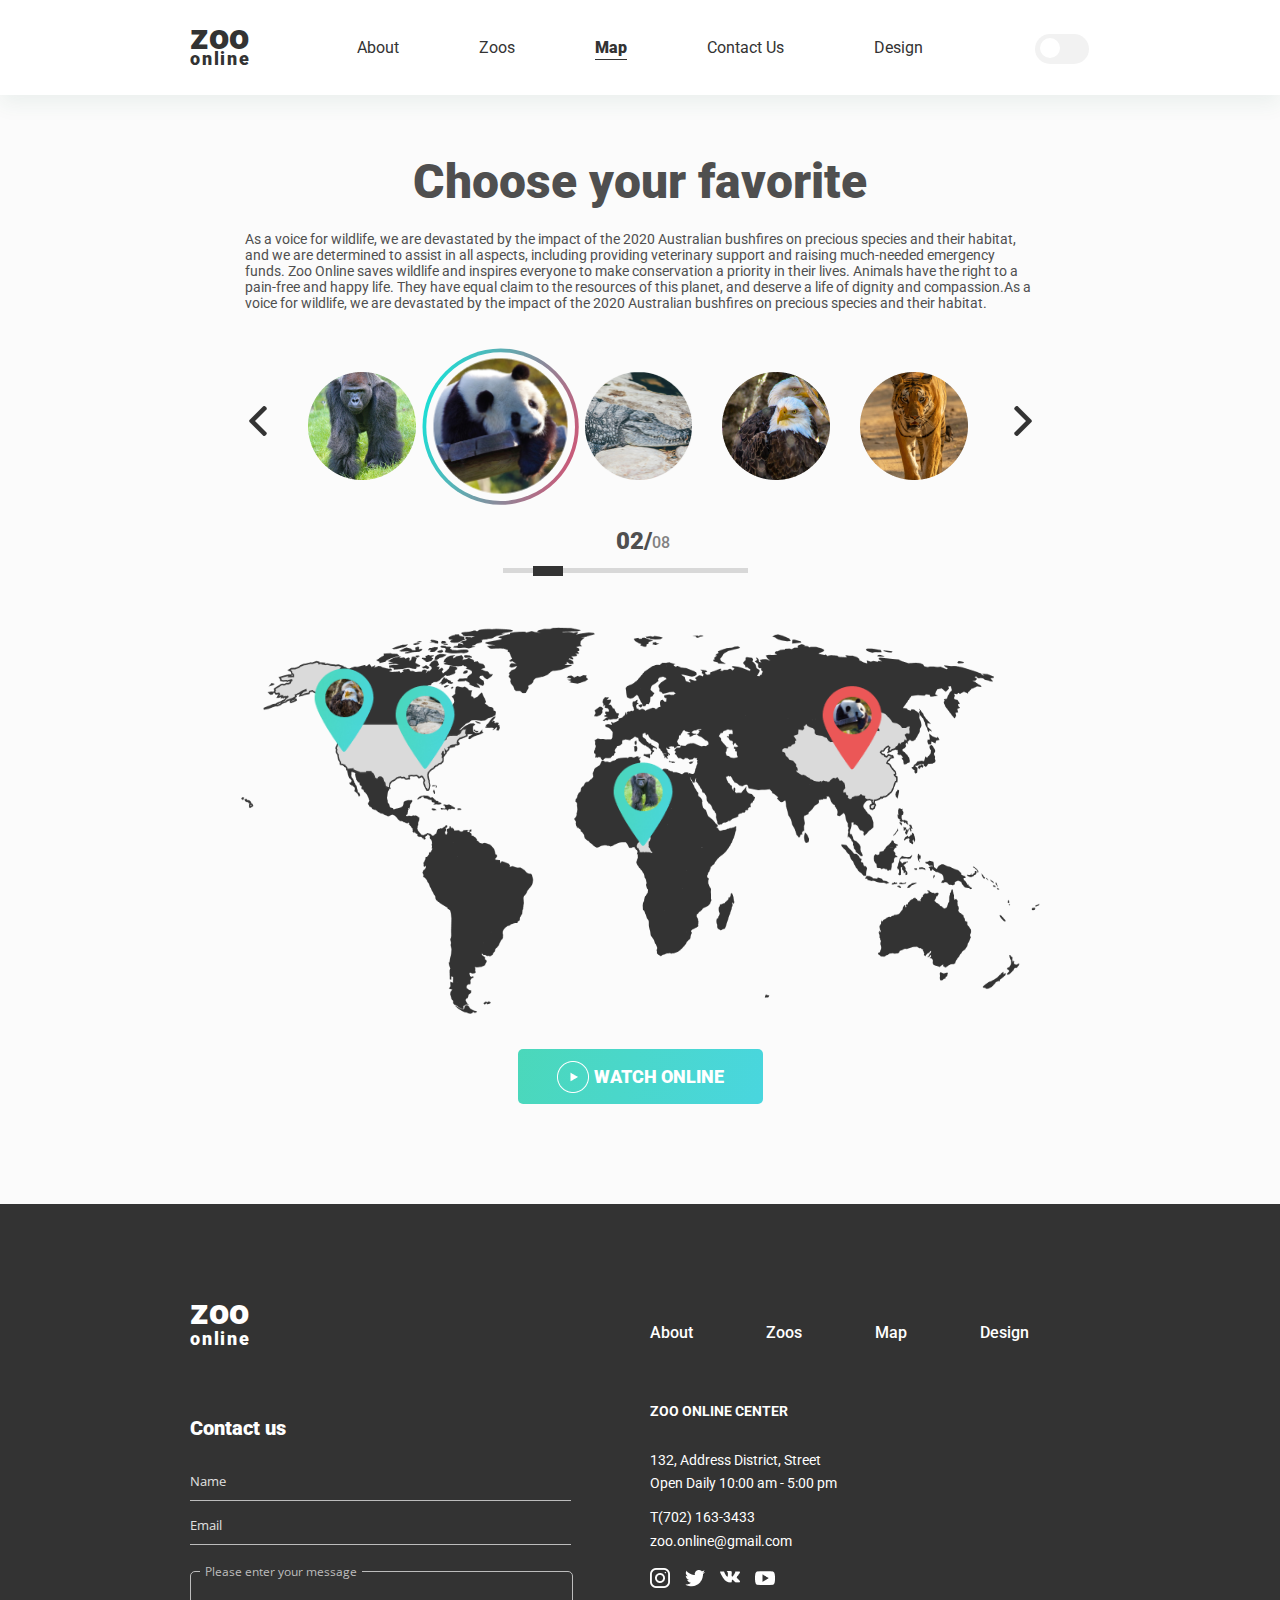
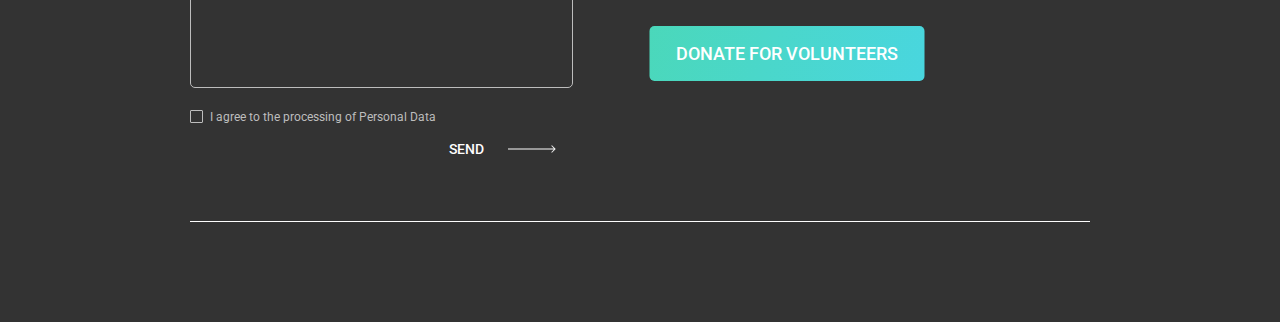
<file: pages/map-block/index.html>
<!DOCTYPE html>
<html lang="en">

<head>
  <meta charset="UTF-8">
  <title>online-zoo</title>
  <link rel="stylesheet" href="style.css">
  <link rel="stylesheet" href="media.css">
  <meta name="viewport" content="width=device-width, initial-scale=1">
  <style>
    @import url('https://fonts.googleapis.com/css2?family=Open+Sans:wght@300;400&display=swap');
    @import url('https://fonts.googleapis.com/css2?family=Roboto:wght@900&display=swap');
    @import url('https://fonts.googleapis.com/css2?family=Roboto&display=swap');
    @import url('https://fonts.googleapis.com/css2?family=Roboto:wght@500&display=swap');
    @import url('https://fonts.googleapis.com/css2?family=Roboto:wght@700&display=swap');
  </style>

</head>

<body class="wrapper">

  <header class="header">
    <div class="content">
      <h1>Online Zoo</h1>
      <section class="header__logo">
        <a href="../../index.html">
          <h2>zoo</h2>
          <p>online</p>
        </a>
      </section>
      <nav class="header__nav">
        <ul>
          <li class="nav__link">
            <a href="../../index.html">
              About
            </a>
          </li>
          <li class="nav__link">
            <a href="../../pages/video-block/pandas/index.html">
              Zoos
            </a>
          </li>
          <li class="nav__link">
            <a class="header__nav_active" href="../../pages/map-block/index.html">
              Map
            </a>
          </li>
          <li class="nav__link">
            <a href="#footer-anchor">
              Contact&#160Us
            </a>
          </li>
          <li class="nav__link">
            <a href="https://www.figma.com/file/HKt5Nlx0jghQtJp6jW9q8F/zooApp">
              Design
            </a>
          </li>
        </ul>
      </nav>
      <div class="header__switcher-block">
        <input class="header__switcher" id="switch1" type="checkbox">
        <label class="header__switcher_for" for="switch1"></label>
        <div class="header__burger"><span></span></div>
      </div>
    </div>
  </header>

  <main class="main">

    <div class="content">
      <section class="info">
        <h2 class="info__name name">Choose your favorite</h2>
        <p>
          As a voice for wildlife, we are devastated by the impact of the 2020 Australian bushfires on precious
          species
          and their habitat, and we are determined to assist in all aspects, including providing veterinary support
          and
          raising much-needed emergency funds. Zoo Online saves wildlife and inspires everyone to make conservation a
          priority in their lives. Animals have the right to a pain-free and happy life. They have equal claim to the
          resources of this planet, and deserve a life of dignity and compassion.As a voice for wildlife, we are
          devastated by the impact of the 2020 Australian bushfires on precious species and their habitat.
        </p>
      </section>

      <section class="carousel">
        <div class="carousel__withBtns">
          <div class="carousel__control carousel__leftControl">
            <div class="carousel__arrow carousel__leftArrow">
              <img src="../../assets/comman/left-arrow.png" alt="">
            </div>
          </div>

          <div class=" carousel__items-view">
            <div class="carousel__items-line">

              <div class="carousel__item gorilla" id="1">
                <img src="../../assets/map-block/round-icons/gorilla.png" alt="gorilla">
              </div>
              <div class="carousel__item  carousel__item_active panda" id="2">
                <img src="../../assets/map-block/round-icons/panda.png" alt="panda">
              </div>
              <div class="carousel__item crocodile" id="3">
                <img src="../../assets/map-block/round-icons/crocodile.png" alt="crocodile">
              </div>
              <div class="carousel__item eagle" id="4">
                <img src="../../assets/map-block/round-icons/eagle.png" alt="eagle">
              </div>
              <div class="carousel__item tigr" id="5">
                <img src="../../assets/map-block/round-icons/tigr.png" alt="tigr">
              </div>
              <div class="carousel__item elephant" id="6">
                <img src="../../assets/map-block/round-icons/elephant.png" alt="elephant">
              </div>
              <div class="carousel__item lion" id="7">
                <img src="../../assets/map-block/round-icons/lion.png" alt="lion">
              </div>
              <div class="carousel__item zeebra" id="8">
                <img src="../../assets/map-block/round-icons/zeebra.png" alt="zeebra">
              </div>

            </div>

          </div>

          <div class="carousel__control carousel__rightControl">
            <div class="carousel__arrow carousel__rightArrow">
              <img src="../../assets/comman/right-arrow.png" alt="">
            </div>
          </div>
        </div>

        <div class="carousel__rageNumber">
          <p class="carousel__rageNumber_current">0</p>
          /
          <p class="carousel__rageNumber_inAll">9</p>
        </div>

        <input class="carousel__rage-input" type="range" min="1" max="8" step="1" value="2">
      </section>

      <section class="map">
        <div class="map__item_with-pop map__eagle-with-pop">
          <div title="eagle" class="map__pointer map__pointer_eagle eagle">
            <img class="map__pointer_animal" src="../../assets/map/eagle.png" alt="eagle">
          </div>
          <div class="map__pop-up map__pop-up_eagle">
            <img src="../../assets/map/eagle.png" alt="">
            <div class="map__pop-up_info">
              <h3>West End Bald Eagle</h3>
              <div> <b>Region</b>: <span> on an island near Los Angeles </span></div>
              <div> <b>Population</b>: <span> more than 270 pairs in 2013 </span></div>
              <button class="map__pop-up_btn">
                <img src="../../assets/comman/play-icon.png" alt="play-icon">
                <p>Whatch online</p>
              </button>
            </div>
          </div>
        </div>
        <div class="map__item_with-pop map__crocodile-with-pop">
          <div title="crocodile" class="map__pointer map__pointer_crocodile crocodile">
            <img class="map__pointer_animal" src="../../assets/map/crocodile.png" alt="crocodile">
          </div>
          <div class="map__pop-up map__pop-up_crocodile">
            <img src="../../assets/map/crocodile.png" alt="">
            <div class="map__pop-up_info">
              <h3>West End Bald Eagle</h3>
              <div> <b>Region</b>: <span> on an island near Los Angeles </span></div>
              <div> <b>Population</b>: <span> more than 270 pairs in 2013 </span></div>
              <button class="map__pop-up_btn">
                <img src="../../assets/comman/play-icon.png" alt="play-icon">
                <p>Whatch online</p>
              </button>
            </div>
          </div>
        </div>
        <div class="map__item_with-pop map__gorilla-with-pop">
          <div title="gorilla" class="map__pointer map__pointer_gorilla gorilla">
            <img class="map__pointer_animal" src="../../assets/map/gorilla.png" alt="gorilla">
          </div>
          <div class="map__pop-up map__pop-up_gorilla">
            <img src="../../assets/map/gorilla.png" alt="">
            <div class="map__pop-up_info">
              <h3>West End Bald Eagle</h3>
              <div> <b>Region</b>: <span> on an island near Los Angeles </span></div>
              <div> <b>Population</b>: <span> more than 270 pairs in 2013 </span></div>
              <button class="map__pop-up_btn">
                <img src="../../assets/comman/play-icon.png" alt="play-icon">
                <p>Whatch online</p>
              </button>
            </div>
          </div>
        </div>
        <div class="map__item_with-pop map__panda-with-pop">
          <div title="panda" class="map__pointer map__pointer_panda panda map__pointer_active">
            <img class="map__pointer_animal" src="../../assets/map/panda.png" alt="panda">
          </div>
          <div class="map__pop-up map__pop-up_panda">
            <img src="../../assets/map/panda.png" alt="">
            <div class="map__pop-up_info">
              <h3>West End Bald Eagle</h3>
              <div> <b>Region</b>: <span> on an island near Los Angeles </span></div>
              <div> <b>Population</b>: <span> more than 270 pairs in 2013 </span></div>
              <button class="map__pop-up_btn">
                <img src="../../assets/comman/play-icon.png" alt="play-icon">
                <p>Whatch online</p>
              </button>
            </div>
          </div>
        </div>
      </section>
      <form action="../video-block/pandas/index.html">
        <button class="button watch-online-btn">
          <img src="../../assets/comman/play-icon.png" alt="play-icon">
          <p> watch online</p>
        </button>
      </form>
    </div>

  </main>

  <footer class="footer">
    <a name="footer-anchor"></a>
    <div class="content">
      <div class="footer__inner">
        <article class="footer__contact-us footer__item">
          <section title="Online Zoo, Yem Digital, Rolling Scopes School" class="footer__contact-us_logo">
            <a href="./index.html">
              <h2>zoo</h2>
              <p>online</p>
            </a>
          </section>
          <section class="footer__contact_form-block">
            <h3>Contact us</h3>
            <form class="footer__form" action="">
              <div class="footer__inputs">
                <input type="text" placeholder="Name" required>
                <input type="email" placeholder="Email" required>
                <fieldset class="footer__contact_textArea">
                  <textarea maxlength='280' name="" cols="30" rows="5" required></textarea>
                  <legend>Please enter your message</legend>
                </fieldset>
                <fieldset class="footer__contact_checkBox">
                  <input type="checkbox" id="footer__checkbox" required>
                  <label required class="footer__checkbox_label" for="footer__checkbox">I agree to the processing of
                    Personal Data
                  </label>
                </fieldset>
              </div>
              <div class="footer__send-btn-form">
                <input type="submit" id="footer__send-btn">
                <label class="footer__send-btn_label" for="footer__send-btn">
                  <p>send</p>
                  <img src="../../assets/card/footer-arrow.png" alt="">
                </label>
              </div>
            </form>
          </section>
        </article>
        <article class="footer__info footer__item">
          <section class="footer__navigation">
            <nav class="footer__navigation_nav">
              <ul>
                <li>
                  <a href="../../index.html">
                    About
                  </a>
                </li>
                <li>
                  <a href="../../pages/video-block/pandas/index.html">
                    Zoos
                  </a>
                </li>
                <li>
                  <a href="../../pages/map-block/index.html">
                    Map
                  </a>
                </li>
                <li>
                  <a href="https://www.figma.com/file/HKt5Nlx0jghQtJp6jW9q8F/zooApp">
                    Design
                  </a>
                </li>
              </ul>

            </nav>
            <button class="footer__donate-btn button">
              donate for volunteers
            </button>
          </section>
          <section class="footer__contacts">
            <a href="./index.html">
              <h3 title="Online Zoo, Yem Digital, Rolling Scopes School">zoo online center</h3>
            </a>
            <address>
              <div class="footer__contacts_adresses">
                <p>132, Address District, Street</p> <br>
                <p>Open Daily 10:00 am - 5:00 pm</p>
              </div>
              <div class="footer__contacts_phones">
                <p class="footer__contacts_phone"> <a href="tel:(702)1633433"> T(702) 163-3433 </a> </p>
                <p class="footer__contacts_email"> <a href="mailto:zoo.online@gmail.com">zoo.online@gmail.com</a></p>
              </div>
            </address>
            <div class="footer__info_social">
              <ul>
                <li>
                  <a href="https://www.instagram.com/burhanovgd/">
                    <img src="../../assets/social_net/instagram.png" alt="instagram">
                  </a>
                </li>
                <li>
                  <a href="https://twitter.com/">
                    <img src="../../assets/social_net/twitter.png" alt="twitter">
                  </a>
                </li>
                <li>
                  <a href="https://vk.com/burhanovgd">
                    <img src="../../assets/social_net/vk.png" alt="vk">
                  </a>
                </li>
                <li>
                  <a href="https://www.youtube.com/">
                    <img src="../../assets/social_net/youtube.png" alt="youtube">
                  </a>
                </li>
              </ul>
            </div>
          </section>
        </article>
      </div>
      <div class="footer__line">
        <div></div>
      </div>
      <div class="footer__after-line">
       
      </div>
    </div>
  </footer>
  <script src="./script.js"></script>
</body>

</html>
</file>
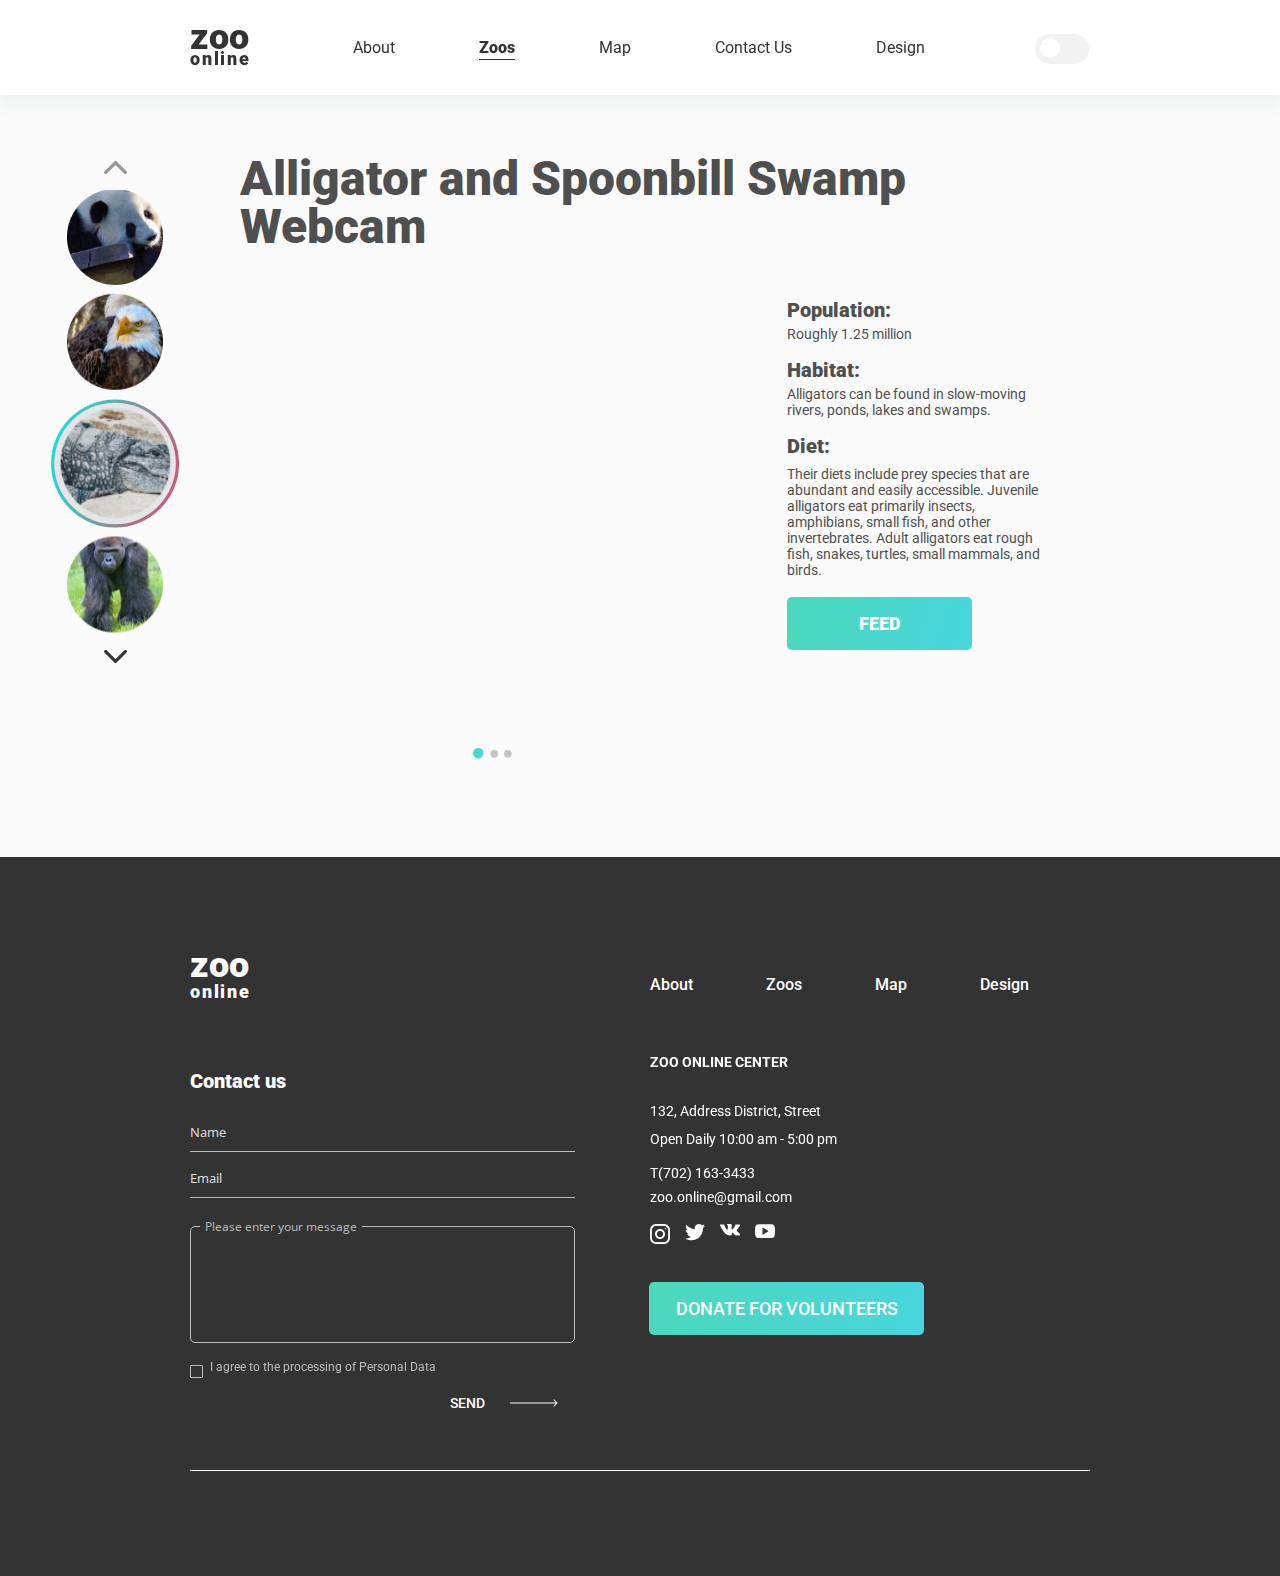
<file: pages/video-block/crocodiles/index.html>
<!DOCTYPE html>
<html lang="en">

<head>
  <meta charset="UTF-8">
  <title>online-zoo</title>
  <link rel="stylesheet" href="style.css">
  <link rel="stylesheet" href="media.css">
  <meta name="viewport" content="width=device-width, initial-scale=1">
  <style>
    @import url('https://fonts.googleapis.com/css2?family=Open+Sans:wght@300;400&display=swap');
    @import url('https://fonts.googleapis.com/css2?family=Roboto:wght@900&display=swap');
    @import url('https://fonts.googleapis.com/css2?family=Roboto&display=swap');
    @import url('https://fonts.googleapis.com/css2?family=Roboto:wght@500&display=swap');
    @import url('https://fonts.googleapis.com/css2?family=Roboto:wght@700&display=swap');
  </style>

</head>

<body class="wrapper">

  <header class="header">
    <div class="content">
      <h1>Online Zoo</h1>
      <section class="header__logo">
        <a href="../../../index.html">
          <h2>zoo</h2>
          <p>online</p>
        </a>
      </section>
      <nav class="header__nav">
        <ul>
          <li class="nav__link">
            <a href="../../../index.html">
              About
            </a>
          </li>
          <li class="nav__link">
            <a class="header__nav_active" href="../../../pages/video-block/pandas/index.html">
              Zoos
            </a>
          </li>
          <li class="nav__link">
            <a href="../../../pages/map-block/index.html">
              Map
            </a>
          </li>
          <li class="nav__link">
            <a href="#footer-anchor">
              Contact&#160Us
            </a>
          </li>
          <li class="nav__link">
            <a href="https://www.figma.com/file/HKt5Nlx0jghQtJp6jW9q8F/zooApp">
              Design
            </a>
          </li>
        </ul>
      </nav>
      <div class="header__switcher-block">
        <input class="header__switcher" id="switch1" type="checkbox">
        <label class="header__switcher_for" for="switch1"></label>
        <div class="header__burger"><span></span></div>
      </div>
    </div>
  </header>

  <main class="main">

    <article class="video">

      <div class="content">
        <div class="video__nav-carousel_wrapper">
          <section class="video__nav-carousel">
            <div class="nav-carousel__control nav-carousel__control_up nav-carousel__control_disabled">
              <img src="../../../assets/comman/up-controll.png" alt="">
            </div>
            <div class="nav-carousel__view">
              <div class="nav-carousel__line">

                <div title="panda" class="nav-carousel__item" id="panda">
                  <a href="../pandas/index.html">
                    <img src="../../../assets/video-block/animal-icons/panda.png" alt="">
                  </a>
                </div>
                <div title="eagle" class="nav-carousel__item" id="eagle">
                  <a href="../eagles/index.html">
                    <img src="../../../assets/video-block/animal-icons/eagle.png" alt="">
                  </a>
                </div>
                <div title="crocodile" class="nav-carousel__item nav-carousel__item_active" id="crocodile">
                  <a href="./index.html">
                    <img src="../../../assets/video-block/animal-icons/crocodile.png" alt="">
                  </a>
                </div>
                <div title="gorilla" class="nav-carousel__item" id="gorilla">
                  <a href="../gorillas/index.html">
                    <img src="../../../assets/video-block/animal-icons/gorilla.png" alt="">
                  </a>
                </div>
                <div title="fox" class="nav-carousel__item" id="fox">
                  <a href="#">
                    <img src="../../../assets/video-block/animal-icons/fox.png" alt="">
                  </a>
                </div>
                <div title="sloth" class="nav-carousel__item" id="sloth">
                  <a href="#">
                    <img src="../../../assets/video-block/animal-icons/sloth.png" alt="">
                  </a>
                </div>
                <div title="elephant" class="nav-carousel__item" id="elephant">
                  <a href="#">
                    <img src="../../../assets/video-block/animal-icons/elephant.png" alt="">
                  </a>
                </div>
                <div title="leopard" class="nav-carousel__item" id="leopard">
                  <a href="#">
                    <img src="../../../assets/video-block/animal-icons/leopard.png" alt="">
                  </a>
                </div>

              </div>
            </div>
            <div class="nav-carousel__control nav-carousel__control_down">
              <img src="../../../assets/comman/down-controll.png" alt="">
            </div>
          </section>
        </div>


        <div class="video-item crocodile">
          <h2 class="name">Alligator and Spoonbill Swamp Webcam</h2>
          <div class="video-item__inner">
            <div class="video-item__media">
              <section class="video-item__video">
                <iframe width="790px" height="442px" src="https://www.youtube.com/embed/EnxRJii_dp8"
                  title="YouTube video player" frameborder="0"
                  allow="accelerometer; autoplay; clipboard-write; encrypted-media; gyroscope; picture-in-picture"
                  allowfullscreen>
                </iframe>
              </section>

              <section class="carousel media__carousel">
                <div class="carousel__withBtns">

                  <div class="media__carousel__items-view carousel__items-view">

                    <div class="media__carousel__items-line carousel__items-line">

                      <div class="media__carousel__item carousel__item">
                        <div class="media__carousel__item_wrapper">
                          <iframe width="246px" height="138px" src="https://www.youtube.com/embed/gb99Y3cjw1c"
                            title="YouTube video player" frameborder="0"
                            allow="accelerometer; autoplay; clipboard-write; encrypted-media; gyroscope; picture-in-picture"
                            allowfullscreen>
                          </iframe>
                        </div>
                        <div class="media__carousel__item_wrapper">
                          <iframe width="246px" height="138px" src="https://www.youtube.com/embed/GfQhi08cpCM"
                            title="YouTube video player" frameborder="0"
                            allow="accelerometer; autoplay; clipboard-write; encrypted-media; gyroscope; picture-in-picture"
                            allowfullscreen>
                          </iframe>
                        </div>
                        <div class="media__carousel__item_wrapper">
                          <iframe width="246px" height="138px" src="https://www.youtube.com/embed/tAG2cCGbQi0"
                            title="YouTube video player" frameborder="0"
                            allow="accelerometer; autoplay; clipboard-write; encrypted-media; gyroscope; picture-in-picture"
                            allowfullscreen>
                          </iframe>
                        </div>
                      </div>
                      <div class="media__carousel__item carousel__item">
                        <div class="media__carousel__item_wrapper">
                          <iframe width="246px" height="138px" src="https://www.youtube.com/embed/gb99Y3cjw1c"
                            title="YouTube video player" frameborder="0"
                            allow="accelerometer; autoplay; clipboard-write; encrypted-media; gyroscope; picture-in-picture"
                            allowfullscreen>
                          </iframe>
                        </div>
                        <div class="media__carousel__item_wrapper">
                          <iframe width="246px" height="138px" src="https://www.youtube.com/embed/tAG2cCGbQi0"
                            title="YouTube video player" frameborder="0"
                            allow="accelerometer; autoplay; clipboard-write; encrypted-media; gyroscope; picture-in-picture"
                            allowfullscreen>
                          </iframe>
                        </div>
                        <div class="media__carousel__item_wrapper">
                          <iframe width="246px" height="138px" src="https://www.youtube.com/embed/GfQhi08cpCM"
                            title="YouTube video player" frameborder="0"
                            allow="accelerometer; autoplay; clipboard-write; encrypted-media; gyroscope; picture-in-picture"
                            allowfullscreen>
                          </iframe>
                        </div>
                      </div>
                      <div class="media__carousel__item carousel__item">
                        <div class="media__carousel__item_wrapper">
                          <iframe width="246px" height="138px" src="https://www.youtube.com/embed/tAG2cCGbQi0"
                            title="YouTube video player" frameborder="0"
                            allow="accelerometer; autoplay; clipboard-write; encrypted-media; gyroscope; picture-in-picture"
                            allowfullscreen>
                          </iframe>
                        </div>
                        <!-- hider for tast -->
                        <!-- <div class="media__carousel__item_wrapper">
                          <iframe width="246px" height="138px" src="https://www.youtube.com/embed/gb99Y3cjw1c"
                            title="YouTube video player" frameborder="0"
                            allow="accelerometer; autoplay; clipboard-write; encrypted-media; gyroscope; picture-in-picture"
                            allowfullscreen>
                          </iframe>
                        </div>
                        <div class="media__carousel__item_wrapper">
                          <iframe width="246px" height="138px" src="https://www.youtube.com/embed/GfQhi08cpCM"
                            title="YouTube video player" frameborder="0"
                            allow="accelerometer; autoplay; clipboard-write; encrypted-media; gyroscope; picture-in-picture"
                            allowfullscreen>
                          </iframe>
                        </div> -->
                      </div>

                    </div>
                  </div>

                  <div class="media__carousel_dots">
                    <div id='000' class="carousel__dot carousel__dot_active"></div>
                    <div id='001' class="carousel__dot"></div>
                    <div id='002' class="carousel__dot"></div>
                  </div>

                </div>

              </section>



            </div>
            <div class="panda__info info">
              <h3>Population:</h3>
              <p>Roughly 1.25 million </p>
              <h3>Habitat:</h3>
              <p>Alligators can be found in slow-moving rivers, ponds, lakes and swamps. </p>
              <h3>Diet:</h3>
              <p>
                Their diets include prey species that are abundant and easily accessible. Juvenile alligators eat
                primarily insects, amphibians, small fish, and other invertebrates. Adult alligators eat rough fish,
                snakes, turtles, small mammals, and birds.
              </p>
              <button class="button">feed</button>
            </div>
          </div>
        </div>



    </article>

  </main>

  <footer class="footer">
    <a name="footer-anchor"></a>
    <div class="content">
      <div class="footer__inner">
        <article class="footer__contact-us footer__item">
          <section title="Online Zoo, Yem Digital, Rolling Scopes School" class="footer__contact-us_logo">
            <a href="./index.html">
              <h2>zoo</h2>
              <p>online</p>
            </a>
          </section>
          <section class="footer__contact_form-block">
            <h3>Contact us</h3>
            <form class="footer__form" action="">
              <div class="footer__inputs">
                <input type="text" placeholder="Name" required>
                <input type="email" placeholder="Email" required>
                <fieldset class="footer__contact_textArea">
                  <textarea maxlength='280' name="" cols="30" rows="5" required></textarea>
                  <legend>Please enter your message</legend>
                </fieldset>
                <fieldset class="footer__contact_checkBox">
                  <input type="checkbox" id="footer__checkbox" required>
                  <label required class="footer__checkbox_label" for="footer__checkbox">I agree to the processing of
                    Personal Data
                  </label>
                </fieldset>
              </div>
              <div class="footer__send-btn-form">
                <input type="submit" id="footer__send-btn">
                <label class="footer__send-btn_label" for="footer__send-btn">
                  <p>send</p>
                  <img src="../../../assets/card/footer-arrow.png" alt="">
                </label>
              </div>
            </form>
          </section>
        </article>
        <article class="footer__info footer__item">
          <section class="footer__navigation">
            <nav class="footer__navigation_nav">
              <ul>
                <li>
                  <a href="../../../index.html">
                    About
                  </a>
                </li>
                <li>
                  <a href="../../../pages/video-block/pandas/index.html">
                    Zoos
                  </a>
                </li>
                <li>
                  <a href="../../../pages/map-block/index.html">
                    Map
                  </a>
                </li>
                <li>
                  <a href="https://www.figma.com/file/HKt5Nlx0jghQtJp6jW9q8F/zooApp">
                    Design
                  </a>
                </li>
              </ul>

            </nav>
            <button class="footer__donate-btn button">
              donate for volunteers
            </button>
          </section>
          <section class="footer__contacts">
            <a href="./index.html">
              <h3 title="Online Zoo, Yem Digital, Rolling Scopes School">zoo online center</h3>
            </a>
            <address>
              <div class="footer__contacts_adresses">
                <p>132, Address District, Street</p> <br>
                <p>Open Daily 10:00 am - 5:00 pm</p>
              </div>
              <div class="footer__contacts_phones">
                <p class="footer__contacts_phone"> <a href="tel:(702)1633433"> T(702) 163-3433 </a> </p>
                <p class="footer__contacts_email"> <a href="mailto:zoo.online@gmail.com">zoo.online@gmail.com</a></p>
              </div>
            </address>
            <div class="footer__info_social">
              <ul>
                <li>
                  <a href="https://www.instagram.com/burhanovgd/">
                    <img src="../../../assets/social_net/instagram.png" alt="instagram">
                  </a>
                </li>
                <li>
                  <a href="https://twitter.com/">
                    <img src="../../../assets/social_net/twitter.png" alt="twitter">
                  </a>
                </li>
                <li>
                  <a href="https://vk.com/burhanovgd">
                    <img src="../../../assets/social_net/vk.png" alt="vk">
                  </a>
                </li>
                <li>
                  <a href="https://www.youtube.com/">
                    <img src="../../../assets/social_net/youtube.png" alt="youtube">
                  </a>
                </li>
              </ul>
            </div>
          </section>
        </article>
      </div>
      <div class="footer__line">
        <div></div>
      </div>
      <div class="footer__after-line">
       
      </div>
    </div>
  </footer>
  <script src="./script.js"></script>
</body>

</html>
</file>
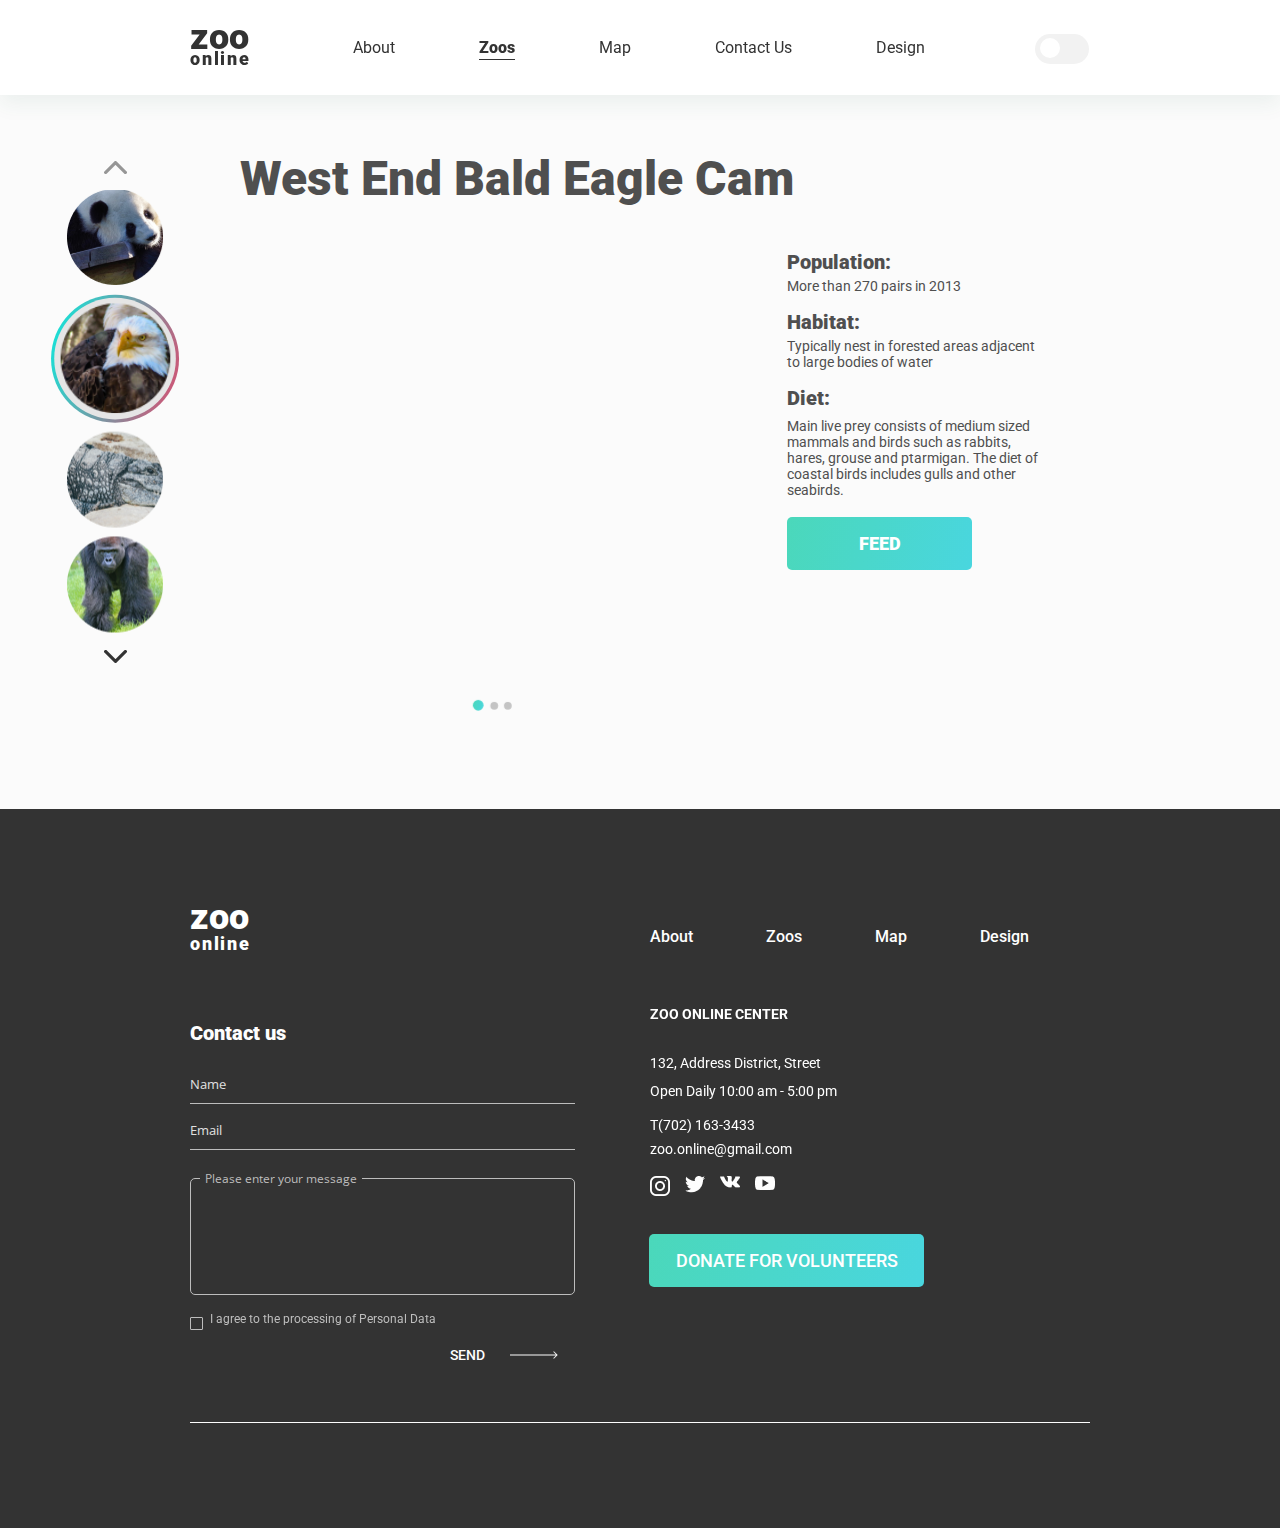
<file: pages/video-block/eagles/index.html>
<!DOCTYPE html>
<html lang="en">

<head>
  <meta charset="UTF-8">
  <title>online-zoo</title>
  <link rel="stylesheet" href="style.css">
  <link rel="stylesheet" href="media.css">
  <meta name="viewport" content="width=device-width, initial-scale=1">
  <style>
    @import url('https://fonts.googleapis.com/css2?family=Open+Sans:wght@300;400&display=swap');
    @import url('https://fonts.googleapis.com/css2?family=Roboto:wght@900&display=swap');
    @import url('https://fonts.googleapis.com/css2?family=Roboto&display=swap');
    @import url('https://fonts.googleapis.com/css2?family=Roboto:wght@500&display=swap');
    @import url('https://fonts.googleapis.com/css2?family=Roboto:wght@700&display=swap');
  </style>

</head>

<body class="wrapper">

  <header class="header">
    <div class="content">
      <h1>Online Zoo</h1>
      <section class="header__logo">
        <a href="../../../index.html">
          <h2>zoo</h2>
          <p>online</p>
        </a>
      </section>
      <nav class="header__nav">
        <ul>
          <li class="nav__link">
            <a href="../../../index.html">
              About
            </a>
          </li>
          <li class="nav__link">
            <a class="header__nav_active" href="../../../pages/video-block/pandas/index.html">
              Zoos
            </a>
          </li>
          <li class="nav__link">
            <a href="../../../pages/map-block/index.html">
              Map
            </a>
          </li>
          <li class="nav__link">
            <a href="#footer-anchor">
              Contact&#160Us
            </a>
          </li>
          <li class="nav__link">
            <a href="https://www.figma.com/file/HKt5Nlx0jghQtJp6jW9q8F/zooApp">
              Design
            </a>
          </li>
        </ul>
      </nav>
      <div class="header__switcher-block">
        <input class="header__switcher" id="switch1" type="checkbox">
        <label class="header__switcher_for" for="switch1"></label>
        <div class="header__burger"><span></span></div>
      </div>
    </div>
  </header>

  <main class="main">

    <article class="video">

      <div class="content">
        <div class="video__nav-carousel_wrapper">
          <section class="video__nav-carousel">
            <div class="nav-carousel__control nav-carousel__control_up nav-carousel__control_disabled">
              <img src="../../../assets/comman/up-controll.png" alt="">
            </div>
            <div class="nav-carousel__view">
              <div class="nav-carousel__line">

                <div title="panda" class="nav-carousel__item" id="panda">
                  <a href="../pandas/index.html">
                    <img src="../../../assets/video-block/animal-icons/panda.png" alt="">
                  </a>
                </div>
                <div title="eagle" class="nav-carousel__item nav-carousel__item_active" id="eagle">
                  <a href="./index.html">
                    <img src="../../../assets/video-block/animal-icons/eagle.png" alt="">
                  </a>
                </div>
                <div title="crocodile" class="nav-carousel__item " id="crocodile">
                  <a href="../crocodiles/index.html">
                    <img src="../../../assets/video-block/animal-icons/crocodile.png" alt="">
                  </a>
                </div>
                <div title="gorilla" class="nav-carousel__item" id="gorilla">
                  <a href="../gorillas/index.html">
                    <img src="../../../assets/video-block/animal-icons/gorilla.png" alt="">
                  </a>
                </div>
                <div title="fox" class="nav-carousel__item" id="fox">
                  <a href="#">
                    <img src="../../../assets/video-block/animal-icons/fox.png" alt="">
                  </a>
                </div>
                <div title="sloth" class="nav-carousel__item" id="sloth">
                  <a href="#">
                    <img src="../../../assets/video-block/animal-icons/sloth.png" alt="">
                  </a>
                </div>
                <div title="elephant" class="nav-carousel__item" id="elephant">
                  <a href="#">
                    <img src="../../../assets/video-block/animal-icons/elephant.png" alt="">
                  </a>
                </div>
                <div title="leopard" class="nav-carousel__item" id="leopard">
                  <a href="#">
                    <img src="../../../assets/video-block/animal-icons/leopard.png" alt="">
                  </a>
                </div>

              </div>
            </div>
            <div class="nav-carousel__control nav-carousel__control_down">
              <img src="../../../assets/comman/down-controll.png" alt="">
            </div>
          </section>
        </div>

        <div class="video-item eagle ">
          <h2 class="name">West End Bald Eagle Cam</h2>
          <div class="video-item__inner">
            <div class="video-item__media">
              <section class="video-item__video">
                <iframe width="790px" height="442px" src="https://www.youtube.com/embed/RmmAzrAkKqI"
                  title="YouTube video player" frameborder="0"
                  allow="accelerometer; autoplay; clipboard-write; encrypted-media; gyroscope; picture-in-picture"
                  allowfullscreen>
                </iframe>
              </section>
              <section class="carousel media__carousel">
                <div class="carousel__withBtns">
                  <div class="media__carousel__items-view carousel__items-view">
                    <div class="media__carousel__items-line carousel__items-line">
                      <div class="media__carousel__item carousel__item">
                        <div class="media__carousel__item_wrapper">
                          <iframe width="246px" height="138px" src="https://www.youtube.com/embed/XfoUF8YkB7A"
                            title="YouTube video player" frameborder="0"
                            allow="accelerometer; autoplay; clipboard-write; encrypted-media; gyroscope; picture-in-picture"
                            allowfullscreen>
                          </iframe>
                        </div>
                        <div class="media__carousel__item_wrapper">
                          <iframe width="246px" height="138px" src="https://www.youtube.com/embed/hTfbB02IRLQ"
                            title="YouTube video player" frameborder="0"
                            allow="accelerometer; autoplay; clipboard-write; encrypted-media; gyroscope; picture-in-picture"
                            allowfullscreen>
                          </iframe>
                        </div>
                        <div class="media__carousel__item_wrapper">
                          <iframe width="246px" height="138px" src="https://www.youtube.com/embed/kOwT2bkuU4k"
                            title="YouTube video player" frameborder="0"
                            allow="accelerometer; autoplay; clipboard-write; encrypted-media; gyroscope; picture-in-picture"
                            allowfullscreen>
                          </iframe>
                        </div>
                      </div>
                      <div class="media__carousel__item carousel__item">
                        <div class="media__carousel__item_wrapper">
                          <iframe width="246px" height="138px" src="https://www.youtube.com/embed/XfoUF8YkB7A"
                            title="YouTube video player" frameborder="0"
                            allow="accelerometer; autoplay; clipboard-write; encrypted-media; gyroscope; picture-in-picture"
                            allowfullscreen>
                          </iframe>
                        </div>
                        <div class="media__carousel__item_wrapper">
                          <iframe width="246px" height="138px" src="https://www.youtube.com/embed/kOwT2bkuU4k"
                            title="YouTube video player" frameborder="0"
                            allow="accelerometer; autoplay; clipboard-write; encrypted-media; gyroscope; picture-in-picture"
                            allowfullscreen>
                          </iframe>
                        </div>
                        <div class="media__carousel__item_wrapper">
                          <iframe width="246px" height="138px" src="https://www.youtube.com/embed/hTfbB02IRLQ"
                            title="YouTube video player" frameborder="0"
                            allow="accelerometer; autoplay; clipboard-write; encrypted-media; gyroscope; picture-in-picture"
                            allowfullscreen>
                          </iframe>
                        </div>
                      </div>
                      <div class="media__carousel__item carousel__item">
                        <div class="media__carousel__item_wrapper">
                          <iframe width="246px" height="138px" src="https://www.youtube.com/embed/kOwT2bkuU4k"
                            title="YouTube video player" frameborder="0"
                            allow="accelerometer; autoplay; clipboard-write; encrypted-media; gyroscope; picture-in-picture"
                            allowfullscreen>
                          </iframe>
                        </div>
                        <!-- hider for tast -->
                        <!-- <div class="media__carousel__item_wrapper">
                          <iframe width="246px" height="138px" src="https://www.youtube.com/embed/XfoUF8YkB7A"
                            title="YouTube video player" frameborder="0"
                            allow="accelerometer; autoplay; clipboard-write; encrypted-media; gyroscope; picture-in-picture"
                            allowfullscreen>
                          </iframe>
                        </div>
                        <div class="media__carousel__item_wrapper">
                          <iframe width="246px" height="138px" src="https://www.youtube.com/embed/hTfbB02IRLQ"
                            title="YouTube video player" frameborder="0"
                            allow="accelerometer; autoplay; clipboard-write; encrypted-media; gyroscope; picture-in-picture"
                            allowfullscreen>
                          </iframe>
                        </div> -->
                      </div>
                    </div>
                  </div>
                  <div class="media__carousel_dots">
                    <div id='000' class="carousel__dot carousel__dot_active"></div>
                    <div id='001' class="carousel__dot"></div>
                    <div id='002' class="carousel__dot"></div>
                  </div>
                </div>
              </section>
            </div>
            <div class="panda__info info">
              <h3>Population:</h3>
              <p>More than 270 pairs in 2013</p>
              <h3>Habitat:</h3>
              <p>Typically nest in forested areas adjacent to large bodies of water</p>
              <h3>Diet:</h3>
              <p>
                Main live prey consists of medium sized mammals and birds such as rabbits, hares, grouse and ptarmigan.
                The diet of coastal birds includes gulls and other seabirds.
              </p>
              <button class="button">feed</button>
            </div>
          </div>
        </div>


    </article>

  </main>

  <footer class="footer">
    <a name="footer-anchor"></a>
    <div class="content">
      <div class="footer__inner">
        <article class="footer__contact-us footer__item">
          <section title="Online Zoo, Yem Digital, Rolling Scopes School" class="footer__contact-us_logo">
            <a href="./index.html">
              <h2>zoo</h2>
              <p>online</p>
            </a>
          </section>
          <section class="footer__contact_form-block">
            <h3>Contact us</h3>
            <form class="footer__form" action="">
              <div class="footer__inputs">
                <input type="text" placeholder="Name" required>
                <input type="email" placeholder="Email" required>
                <fieldset class="footer__contact_textArea">
                  <textarea maxlength='280' name="" cols="30" rows="5" required></textarea>
                  <legend>Please enter your message</legend>
                </fieldset>
                <fieldset class="footer__contact_checkBox">
                  <input type="checkbox" id="footer__checkbox" required>
                  <label required class="footer__checkbox_label" for="footer__checkbox">I agree to the processing of
                    Personal Data
                  </label>
                </fieldset>
              </div>
              <div class="footer__send-btn-form">
                <input type="submit" id="footer__send-btn">
                <label class="footer__send-btn_label" for="footer__send-btn">
                  <p>send</p>
                  <img src="../../../assets/card/footer-arrow.png" alt="">
                </label>
              </div>
            </form>
          </section>
        </article>
        <article class="footer__info footer__item">
          <section class="footer__navigation">
            <nav class="footer__navigation_nav">
              <ul>
                <li>
                  <a href="../../../index.html">
                    About
                  </a>
                </li>
                <li>
                  <a href="../../../pages/video-block/pandas/index.html">
                    Zoos
                  </a>
                </li>
                <li>
                  <a href="../../../pages/map-block/index.html">
                    Map
                  </a>
                </li>
                <li>
                  <a href="https://www.figma.com/file/HKt5Nlx0jghQtJp6jW9q8F/zooApp">
                    Design
                  </a>
                </li>
              </ul>

            </nav>
            <button class="footer__donate-btn button">
              donate for volunteers
            </button>
          </section>
          <section class="footer__contacts">
            <a href="./index.html">
              <h3 title="Online Zoo, Yem Digital, Rolling Scopes School">zoo online center</h3>
            </a>
            <address>
              <div class="footer__contacts_adresses">
                <p>132, Address District, Street</p> <br>
                <p>Open Daily 10:00 am - 5:00 pm</p>
              </div>
              <div class="footer__contacts_phones">
                <p class="footer__contacts_phone"> <a href="tel:(702)1633433"> T(702) 163-3433 </a> </p>
                <p class="footer__contacts_email"> <a href="mailto:zoo.online@gmail.com">zoo.online@gmail.com</a></p>
              </div>
            </address>
            <div class="footer__info_social">
              <ul>
                <li>
                  <a href="https://www.instagram.com/burhanovgd/">
                    <img src="../../../assets/social_net/instagram.png" alt="instagram">
                  </a>
                </li>
                <li>
                  <a href="https://twitter.com/">
                    <img src="../../../assets/social_net/twitter.png" alt="twitter">
                  </a>
                </li>
                <li>
                  <a href="https://vk.com/burhanovgd">
                    <img src="../../../assets/social_net/vk.png" alt="vk">
                  </a>
                </li>
                <li>
                  <a href="https://www.youtube.com/">
                    <img src="../../../assets/social_net/youtube.png" alt="youtube">
                  </a>
                </li>
              </ul>
            </div>
          </section>
        </article>
      </div>
      <div class="footer__line">
        <div></div>
      </div>
      <div class="footer__after-line">
       
      </div>
    </div>
  </footer>
  <script src="./script.js"></script>
</body>

</html>
</file>
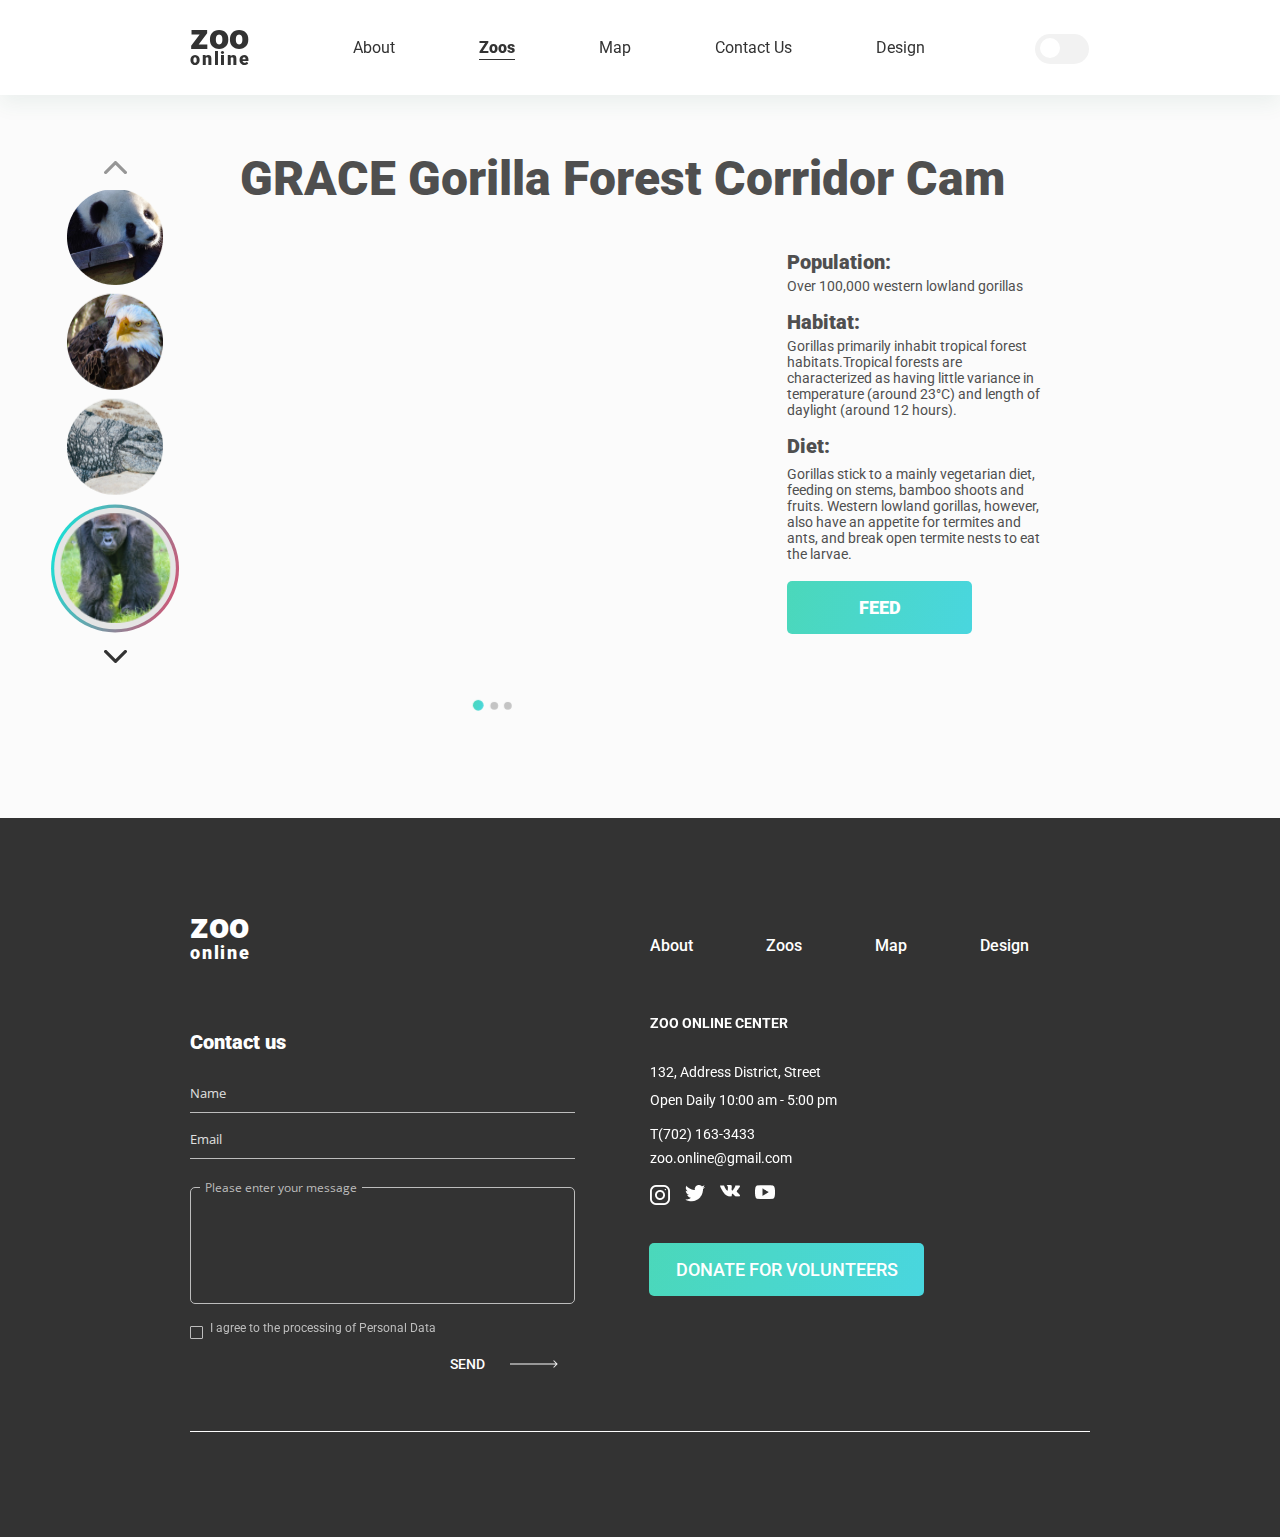
<file: pages/video-block/gorillas/index.html>
<!DOCTYPE html>
<html lang="en">

<head>
  <meta charset="UTF-8">
  <title>online-zoo</title>
  <link rel="stylesheet" href="style.css">
  <link rel="stylesheet" href="media.css">
  <meta name="viewport" content="width=device-width, initial-scale=1">
  <style>
    @import url('https://fonts.googleapis.com/css2?family=Open+Sans:wght@300;400&display=swap');
    @import url('https://fonts.googleapis.com/css2?family=Roboto:wght@900&display=swap');
    @import url('https://fonts.googleapis.com/css2?family=Roboto&display=swap');
    @import url('https://fonts.googleapis.com/css2?family=Roboto:wght@500&display=swap');
    @import url('https://fonts.googleapis.com/css2?family=Roboto:wght@700&display=swap');
  </style>

</head>

<body class="wrapper">

  <header class="header">
    <div class="content">
      <h1>Online Zoo</h1>
      <section class="header__logo">
        <a href="../../../index.html">
          <h2>zoo</h2>
          <p>online</p>
        </a>
      </section>
      <nav class="header__nav">
        <ul>
          <li class="nav__link">
            <a href="../../../index.html">
              About
            </a>
          </li>
          <li class="nav__link">
            <a class="header__nav_active" href="../../../pages/video-block/pandas/index.html">
              Zoos
            </a>
          </li>
          <li class="nav__link">
            <a href="../../../pages/map-block/index.html">
              Map
            </a>
          </li>
          <li class="nav__link">
            <a href="#footer-anchor">
              Contact&#160Us
            </a>
          </li>
          <li class="nav__link">
            <a href="https://www.figma.com/file/HKt5Nlx0jghQtJp6jW9q8F/zooApp">
              Design
            </a>
          </li>
        </ul>
      </nav>
      <div class="header__switcher-block">
        <input class="header__switcher" id="switch1" type="checkbox">
        <label class="header__switcher_for" for="switch1"></label>
        <div class="header__burger"><span></span></div>
      </div>
    </div>
  </header>

  <main class="main">

    <article class="video">

      <div class="content">
        <div class="video__nav-carousel_wrapper">
          <section class="video__nav-carousel">
            <div class="nav-carousel__control nav-carousel__control_up nav-carousel__control_disabled">
              <img src="../../../assets/comman/up-controll.png" alt="">
            </div>
            <div class="nav-carousel__view">
              <div class="nav-carousel__line">

                <div title="panda" class="nav-carousel__item" id="panda">
                  <a href="../pandas/index.html">
                    <img src="../../../assets/video-block/animal-icons/panda.png" alt="">
                  </a>
                </div>
                <div title="eagle" class="nav-carousel__item " id="eagle">
                  <a href="../eagles/index.html">
                    <img src="../../../assets/video-block/animal-icons/eagle.png" alt="">
                  </a>
                </div>
                <div title="crocodile" class="nav-carousel__item" id="crocodile">
                  <a href="../crocodiles/index.html">
                    <img src="../../../assets/video-block/animal-icons/crocodile.png" alt="">
                  </a>
                </div>
                <div title="gorilla" class="nav-carousel__item nav-carousel__item_active" id="gorilla">
                  <a href="./index.html">
                    <img src="../../../assets/video-block/animal-icons/gorilla.png" alt="">
                  </a>
                </div>
                <div title="fox" class="nav-carousel__item" id="fox">
                  <a href="#">
                    <img src="../../../assets/video-block/animal-icons/fox.png" alt="">
                  </a>
                </div>
                <div title="sloth" class="nav-carousel__item" id="sloth">
                  <a href="#">
                    <img src="../../../assets/video-block/animal-icons/sloth.png" alt="">
                  </a>
                </div>
                <div title="elephant" class="nav-carousel__item" id="elephant">
                  <a href="#">
                    <img src="../../../assets/video-block/animal-icons/elephant.png" alt="">
                  </a>
                </div>
                <div title="leopard" class="nav-carousel__item" id="leopard">
                  <a href="#">
                    <img src="../../../assets/video-block/animal-icons/leopard.png" alt="">
                  </a>
                </div>

              </div>
            </div>
            <div class="nav-carousel__control nav-carousel__control_down">
              <img src="../../../assets/comman/down-controll.png" alt="">
            </div>
          </section>
        </div>

        <div class="video-item gorilla ">
          <h2 class="name">GRACE Gorilla Forest Corridor Cam</h2>
          <div class="video-item__inner">
            <div class="video-item__media">
              <section class="video-item__video">
                <iframe width="790px" height="442px" src="https://www.youtube.com/embed/rgXWDk7rh4w"
                  title="YouTube video player" frameborder="0"
                  allow="accelerometer; autoplay; clipboard-write; encrypted-media; gyroscope; picture-in-picture"
                  allowfullscreen>
                </iframe>
              </section>
              <section class="carousel media__carousel">
                <div class="carousel__withBtns">
                  <div class="media__carousel__items-view carousel__items-view">
                    <div class="media__carousel__items-line carousel__items-line">
                      <div class="media__carousel__item carousel__item">
                        <div class="media__carousel__item_wrapper">
                          <iframe width="246px" height="138px" src="https://www.youtube.com/embed/ZTZmcTk-eBg"
                            title="YouTube video player" frameborder="0"
                            allow="accelerometer; autoplay; clipboard-write; encrypted-media; gyroscope; picture-in-picture"
                            allowfullscreen>
                          </iframe>
                        </div>
                        <div class="media__carousel__item_wrapper">
                          <iframe width="246px" height="138px" src="https://www.youtube.com/embed/672cUSe69J0"
                            title="YouTube video player" frameborder="0"
                            allow="accelerometer; autoplay; clipboard-write; encrypted-media; gyroscope; picture-in-picture"
                            allowfullscreen>
                          </iframe>
                        </div>
                        <div class="media__carousel__item_wrapper">
                          <iframe width="246px" height="138px" src="https://www.youtube.com/embed/NjG34Vysszo"
                            title="YouTube video player" frameborder="0"
                            allow="accelerometer; autoplay; clipboard-write; encrypted-media; gyroscope; picture-in-picture"
                            allowfullscreen>
                          </iframe>
                        </div>
                      </div>
                      <div class="media__carousel__item carousel__item">
                        <div class="media__carousel__item_wrapper">
                          <iframe width="246px" height="138px" src="https://www.youtube.com/embed/ZTZmcTk-eBg"
                            title="YouTube video player" frameborder="0"
                            allow="accelerometer; autoplay; clipboard-write; encrypted-media; gyroscope; picture-in-picture"
                            allowfullscreen>
                          </iframe>
                        </div>
                        <div class="media__carousel__item_wrapper">
                          <iframe width="246px" height="138px" src="https://www.youtube.com/embed/NjG34Vysszo"
                            title="YouTube video player" frameborder="0"
                            allow="accelerometer; autoplay; clipboard-write; encrypted-media; gyroscope; picture-in-picture"
                            allowfullscreen>
                          </iframe>
                        </div>
                        <div class="media__carousel__item_wrapper">
                          <iframe width="246px" height="138px" src="https://www.youtube.com/embed/672cUSe69J0"
                            title="YouTube video player" frameborder="0"
                            allow="accelerometer; autoplay; clipboard-write; encrypted-media; gyroscope; picture-in-picture"
                            allowfullscreen>
                          </iframe>
                        </div>
                      </div>
                      <div class="media__carousel__item carousel__item">
                        <div class="media__carousel__item_wrapper">
                          <iframe width="246px" height="138px" src="https://www.youtube.com/embed/NjG34Vysszo"
                            title="YouTube video player" frameborder="0"
                            allow="accelerometer; autoplay; clipboard-write; encrypted-media; gyroscope; picture-in-picture"
                            allowfullscreen>
                          </iframe>
                        </div>
                        <!-- hider for tast -->
                        <!-- <div class="media__carousel__item_wrapper">
                          <iframe width="246px" height="138px" src="https://www.youtube.com/embed/ZTZmcTk-eBg"
                            title="YouTube video player" frameborder="0"
                            allow="accelerometer; autoplay; clipboard-write; encrypted-media; gyroscope; picture-in-picture"
                            allowfullscreen>
                          </iframe>
                        </div>
                        <div class="media__carousel__item_wrapper">
                          <iframe width="246px" height="138px" src="https://www.youtube.com/embed/672cUSe69J0"
                            title="YouTube video player" frameborder="0"
                            allow="accelerometer; autoplay; clipboard-write; encrypted-media; gyroscope; picture-in-picture"
                            allowfullscreen>
                          </iframe>
                        </div> -->
                      </div>
                    </div>
                  </div>
                  <div class="media__carousel_dots">
                    <div id='000' class="carousel__dot carousel__dot_active"></div>
                    <div id='001' class="carousel__dot"></div>
                    <div id='002' class="carousel__dot"></div>
                  </div>

                </div>

              </section>



            </div>
            <div class="panda__info info">
              <h3>Population:</h3>
              <p>Over 100,000 western lowland gorillas</p>
              <h3>Habitat:</h3>
              <p>Gorillas primarily inhabit tropical forest habitats.Tropical forests are characterized as having little
                variance in temperature (around 23°C) and length of daylight (around 12 hours).
              </p>
              <h3>Diet:</h3>
              <p>
                Gorillas stick to a mainly vegetarian diet, feeding on stems, bamboo shoots and fruits. Western lowland
                gorillas, however, also have an appetite for termites and ants, and break open termite nests to eat the
                larvae.
              </p>
              <button class="button">feed</button>
            </div>
          </div>
        </div>

    </article>

  </main>

  <footer class="footer">
    <a name="footer-anchor"></a>
    <div class="content">
      <div class="footer__inner">
        <article class="footer__contact-us footer__item">
          <section title="Online Zoo, Yem Digital, Rolling Scopes School" class="footer__contact-us_logo">
            <a href="./index.html">
              <h2>zoo</h2>
              <p>online</p>
            </a>
          </section>
          <section class="footer__contact_form-block">
            <h3>Contact us</h3>
            <form class="footer__form" action="">
              <div class="footer__inputs">
                <input type="text" placeholder="Name" required>
                <input type="email" placeholder="Email" required>
                <fieldset class="footer__contact_textArea">
                  <textarea maxlength='280' name="" cols="30" rows="5" required></textarea>
                  <legend>Please enter your message</legend>
                </fieldset>
                <fieldset class="footer__contact_checkBox">
                  <input type="checkbox" id="footer__checkbox" required>
                  <label required class="footer__checkbox_label" for="footer__checkbox">I agree to the processing of
                    Personal Data
                  </label>
                </fieldset>
              </div>
              <div class="footer__send-btn-form">
                <input type="submit" id="footer__send-btn">
                <label class="footer__send-btn_label" for="footer__send-btn">
                  <p>send</p>
                  <img src="../../../assets/card/footer-arrow.png" alt="">
                </label>
              </div>
            </form>
          </section>
        </article>
        <article class="footer__info footer__item">
          <section class="footer__navigation">
            <nav class="footer__navigation_nav">
              <ul>
                <li>
                  <a href="../../../index.html">
                    About
                  </a>
                </li>
                <li>
                  <a href="../../../pages/video-block/pandas/index.html">
                    Zoos
                  </a>
                </li>
                <li>
                  <a href="../../../pages/map-block/index.html">
                    Map
                  </a>
                </li>
                <li>
                  <a href="https://www.figma.com/file/HKt5Nlx0jghQtJp6jW9q8F/zooApp">
                    Design
                  </a>
                </li>
              </ul>

            </nav>
            <button class="footer__donate-btn button">
              donate for volunteers
            </button>
          </section>
          <section class="footer__contacts">
            <a href="./index.html">
              <h3 title="Online Zoo, Yem Digital, Rolling Scopes School">zoo online center</h3>
            </a>
            <address>
              <div class="footer__contacts_adresses">
                <p>132, Address District, Street</p> <br>
                <p>Open Daily 10:00 am - 5:00 pm</p>
              </div>
              <div class="footer__contacts_phones">
                <p class="footer__contacts_phone"> <a href="tel:(702)1633433"> T(702) 163-3433 </a> </p>
                <p class="footer__contacts_email"> <a href="mailto:zoo.online@gmail.com">zoo.online@gmail.com</a></p>
              </div>
            </address>
            <div class="footer__info_social">
              <ul>
                <li>
                  <a href="https://www.instagram.com/burhanovgd/">
                    <img src="../../../assets/social_net/instagram.png" alt="instagram">
                  </a>
                </li>
                <li>
                  <a href="https://twitter.com/">
                    <img src="../../../assets/social_net/twitter.png" alt="twitter">
                  </a>
                </li>
                <li>
                  <a href="https://vk.com/burhanovgd">
                    <img src="../../../assets/social_net/vk.png" alt="vk">
                  </a>
                </li>
                <li>
                  <a href="https://www.youtube.com/">
                    <img src="../../../assets/social_net/youtube.png" alt="youtube">
                  </a>
                </li>
              </ul>
            </div>
          </section>
        </article>
      </div>
      <div class="footer__line">
        <div></div>
      </div>
      <div class="footer__after-line">
       
      </div>
    </div>
  </footer>
  <script src="./script.js"></script>
</body>

</html>
</file>
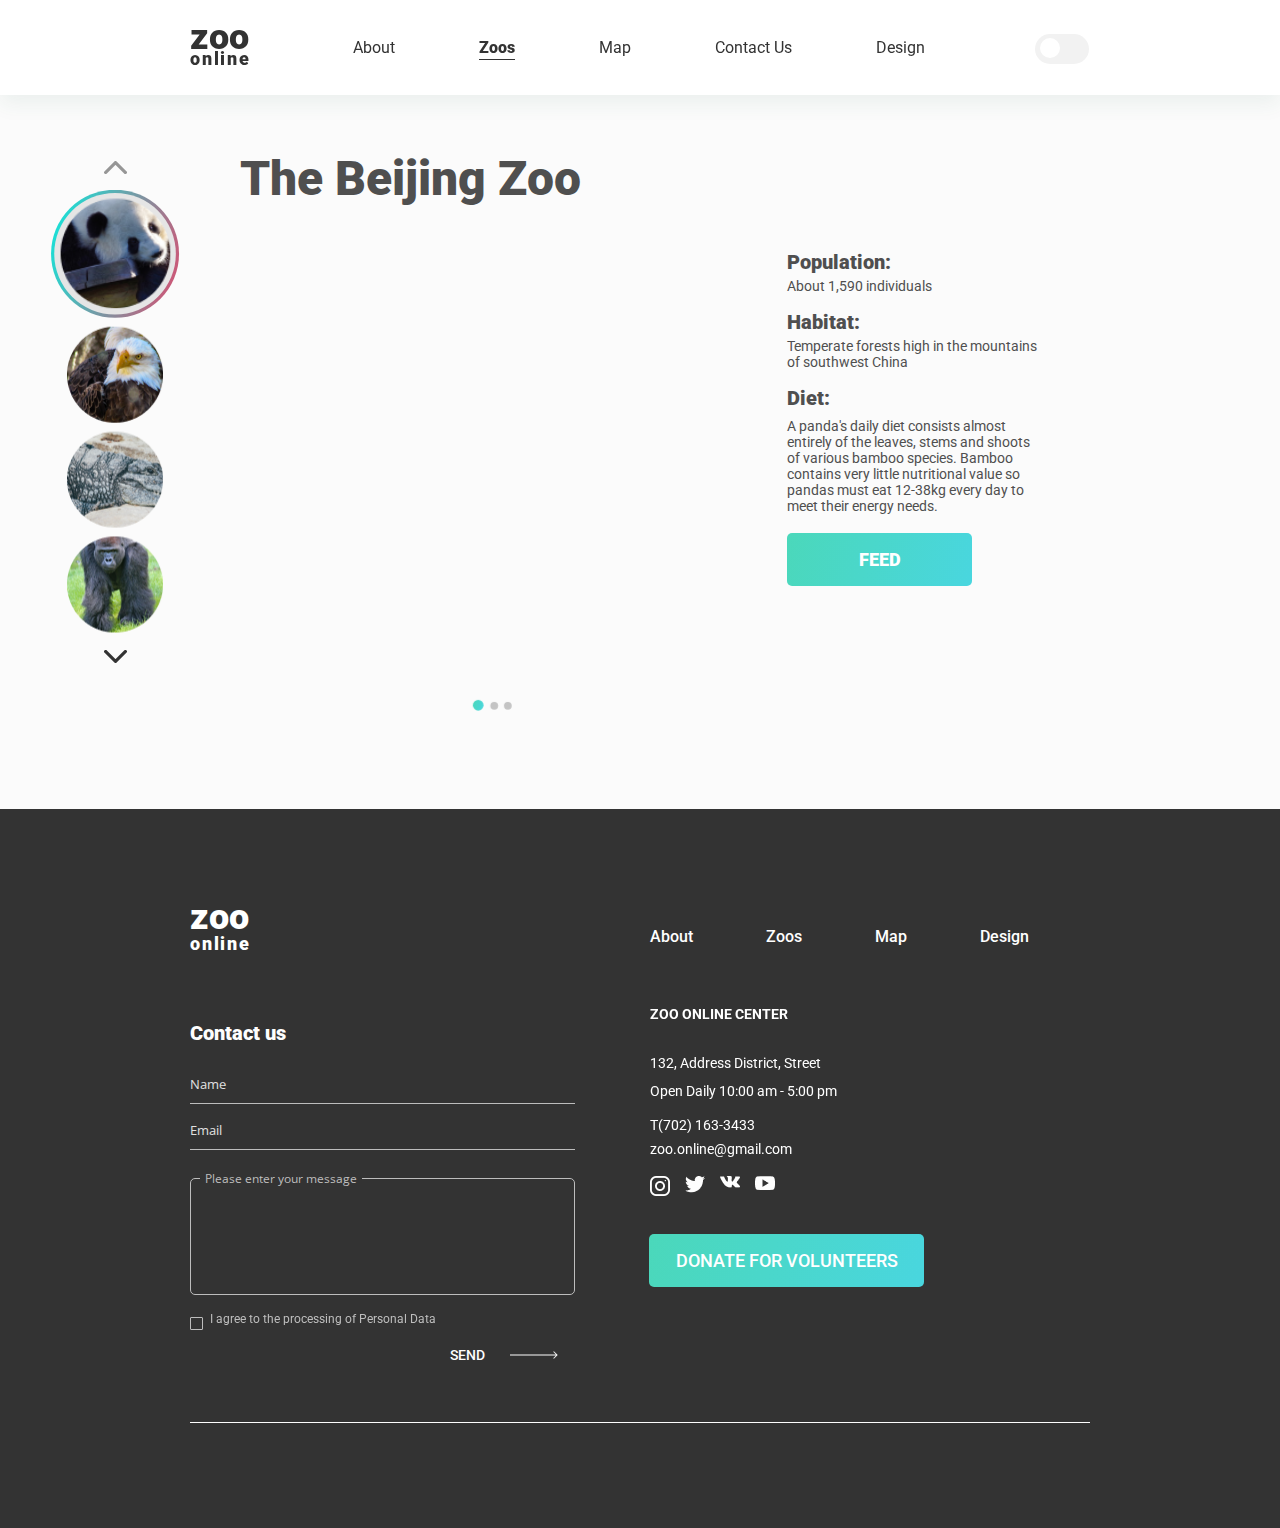
<file: pages/video-block/pandas/index.html>
<!DOCTYPE html>
<html lang="en">

<head>
  <meta charset="UTF-8">
  <title>online-zoo</title>
  <link rel="stylesheet" href="style.css">
  <link rel="stylesheet" href="media.css">
  <meta name="viewport" content="width=device-width, initial-scale=1">
  <style>
    @import url('https://fonts.googleapis.com/css2?family=Open+Sans:wght@300;400&display=swap');
    @import url('https://fonts.googleapis.com/css2?family=Roboto:wght@900&display=swap');
    @import url('https://fonts.googleapis.com/css2?family=Roboto&display=swap');
    @import url('https://fonts.googleapis.com/css2?family=Roboto:wght@500&display=swap');
    @import url('https://fonts.googleapis.com/css2?family=Roboto:wght@700&display=swap');
  </style>

</head>

<body class="wrapper">

  <header class="header">
    <div class="content">
      <h1>Online Zoo</h1>
      <section class="header__logo">
        <a href="../../../index.html">
          <h2>zoo</h2>
          <p>online</p>
        </a>
      </section>
      <nav class="header__nav">
        <ul>
          <li class="nav__link">
            <a href="../../../index.html">
              About
            </a>
          </li>
          <li class="nav__link">
            <a class="header__nav_active" href="../../../pages/video-block/pandas/index.html">
              Zoos
            </a>
          </li>
          <li class="nav__link">
            <a href="../../../pages/map-block/index.html">
              Map
            </a>
          </li>
          <li class="nav__link">
            <a href="#footer-anchor">
              Contact&#160Us
            </a>
          </li>
          <li class="nav__link">
            <a href="https://www.figma.com/file/HKt5Nlx0jghQtJp6jW9q8F/zooApp">
              Design
            </a>
          </li>
        </ul>
      </nav>
      <div class="header__switcher-block">
        <input class="header__switcher" id="switch1" type="checkbox">
        <label class="header__switcher_for" for="switch1"></label>
        <div class="header__burger"><span></span></div>
      </div>
    </div>
  </header>

  <main class="main">

    <article class="video">

      <div class="content">
        <div class="video__nav-carousel_wrapper">
          <section class="video__nav-carousel">
            <div class="nav-carousel__control nav-carousel__control_up nav-carousel__control_disabled">
              <img src="../../../assets/comman/up-controll.png" alt="">
            </div>
            <div class="nav-carousel__view">
              <div class="nav-carousel__line">

                <div title="panda" class="nav-carousel__item nav-carousel__item_active" id="panda">
                  <a href="./index.html">
                    <img src="../../../assets/video-block/animal-icons/panda.png" alt="">
                  </a>
                </div>
                <div title="eagle" class="nav-carousel__item" id="eagle">
                  <a href="../eagles/index.html">
                    <img src="../../../assets/video-block/animal-icons/eagle.png" alt="">
                  </a>
                </div>
                <div title="crocodile" class="nav-carousel__item" id="crocodile">
                  <a href="../crocodiles/index.html">
                    <img src="../../../assets/video-block/animal-icons/crocodile.png" alt="">
                  </a>
                </div>
                <div title="gorilla" class="nav-carousel__item" id="gorilla">
                  <a href="../gorillas/index.html">
                    <img src="../../../assets/video-block/animal-icons/gorilla.png" alt="">
                  </a>
                </div>
                <div title="fox" class="nav-carousel__item" id="fox">
                  <a href="#">
                    <img src="../../../assets/video-block/animal-icons/fox.png" alt="">
                  </a>
                </div>
                <div title="sloth" class="nav-carousel__item" id="sloth">
                  <a href="#">
                    <img src="../../../assets/video-block/animal-icons/sloth.png" alt="">
                  </a>
                </div>
                <div title="elephant" class="nav-carousel__item" id="elephant">
                  <a href="#">
                    <img src="../../../assets/video-block/animal-icons/elephant.png" alt="">
                  </a>
                </div>
                <div title="leopard" class="nav-carousel__item" id="leopard">
                  <a href="#">
                    <img src="../../../assets/video-block/animal-icons/leopard.png" alt="">
                  </a>
                </div>

              </div>
            </div>
            <div class="nav-carousel__control nav-carousel__control_down">
              <img src="../../../assets/comman/down-controll.png" alt="">
            </div>
          </section>
        </div>

        <div class="video-item panda">
          <h2 class="name">The Beijing Zoo</h2>
          <div class="video-item__inner">
            <div class="video-item__media">
              <section class="video-item__video">
                <iframe width="790px" height="442px" src="https://www.youtube.com/embed/OObOQ2GElhA"
                  title="YouTube video player" frameborder="0"
                  allow="accelerometer; autoplay; clipboard-write; encrypted-media; gyroscope; picture-in-picture"
                  allowfullscreen>
                </iframe>
              </section>

              <section class="carousel media__carousel">
                <div class="carousel__withBtns">

                  <div class="media__carousel__items-view carousel__items-view">

                    <div class="media__carousel__items-line carousel__items-line">

                      <div class="media__carousel__item carousel__item">
                        <div class="media__carousel__item_wrapper">
                          <iframe width="246px" height="138px" src="https://www.youtube.com/embed/D0eqnda8dOk"
                            title="YouTube video player" frameborder="0"
                            allow="accelerometer; autoplay; clipboard-write; encrypted-media; gyroscope; picture-in-picture"
                            allowfullscreen>
                          </iframe>
                        </div>
                        <div class="media__carousel__item_wrapper">
                          <iframe width="246px" height="138px" src="https://www.youtube.com/embed/FNgCjx3GEy0"
                            title="YouTube video player" frameborder="0"
                            allow="accelerometer; autoplay; clipboard-write; encrypted-media; gyroscope; picture-in-picture"
                            allowfullscreen>
                          </iframe>
                        </div>
                        <div class="media__carousel__item_wrapper">
                          <iframe width="246px" height="138px" src="https://www.youtube.com/embed/hIppOtVRxmw"
                            title="YouTube video player" frameborder="0"
                            allow="accelerometer; autoplay; clipboard-write; encrypted-media; gyroscope; picture-in-picture"
                            allowfullscreen>
                          </iframe>
                        </div>
                      </div>
                      <div class="media__carousel__item carousel__item">
                        <div class="media__carousel__item_wrapper">
                          <iframe width="246px" height="138px" src="https://www.youtube.com/embed/D0eqnda8dOk"
                            title="YouTube video player" frameborder="0"
                            allow="accelerometer; autoplay; clipboard-write; encrypted-media; gyroscope; picture-in-picture"
                            allowfullscreen>
                          </iframe>
                        </div>
                        <div class="media__carousel__item_wrapper">
                          <iframe width="246px" height="138px" src="https://www.youtube.com/embed/hIppOtVRxmw"
                            title="YouTube video player" frameborder="0"
                            allow="accelerometer; autoplay; clipboard-write; encrypted-media; gyroscope; picture-in-picture"
                            allowfullscreen>
                          </iframe>
                        </div>
                        <div class="media__carousel__item_wrapper">
                          <iframe width="246px" height="138px" src="https://www.youtube.com/embed/FNgCjx3GEy0"
                            title="YouTube video player" frameborder="0"
                            allow="accelerometer; autoplay; clipboard-write; encrypted-media; gyroscope; picture-in-picture"
                            allowfullscreen>
                          </iframe>
                        </div>
                      </div>
                      <div class="media__carousel__item carousel__item">
                        <div class="media__carousel__item_wrapper">
                          <iframe width="246px" height="138px" src="https://www.youtube.com/embed/hIppOtVRxmw"
                            title="YouTube video player" frameborder="0"
                            allow="accelerometer; autoplay; clipboard-write; encrypted-media; gyroscope; picture-in-picture"
                            allowfullscreen>
                          </iframe>
                        </div>
                        <!-- hider for tast  -->
                        <!-- <div class="media__carousel__item_wrapper">
                          <iframe width="246px" height="138px" src="https://www.youtube.com/embed/D0eqnda8dOk"
                            title="YouTube video player" frameborder="0"
                            allow="accelerometer; autoplay; clipboard-write; encrypted-media; gyroscope; picture-in-picture"
                            allowfullscreen>
                          </iframe>
                        </div>
                        <div class="media__carousel__item_wrapper">
                          <iframe width="246px" height="138px" src="https://www.youtube.com/embed/FNgCjx3GEy0"
                            title="YouTube video player" frameborder="0"
                            allow="accelerometer; autoplay; clipboard-write; encrypted-media; gyroscope; picture-in-picture"
                            allowfullscreen>
                          </iframe>
                        </div> -->
                      </div>

                    </div>
                  </div>

                  <div class="media__carousel_dots">
                    <div id='000' class="carousel__dot carousel__dot_active"></div>
                    <div id='001' class="carousel__dot"></div>
                    <div id='002' class="carousel__dot"></div>
                  </div>

                </div>

              </section>



            </div>
            <div class="panda__info info">
              <h3>Population:</h3>
              <p>About 1,590 individuals</p>
              <h3>Habitat:</h3>
              <p>Temperate forests high in the mountains of southwest China</p>
              <h3>Diet:</h3>
              <p>
                A panda's daily diet consists almost entirely of the leaves, stems and shoots of various bamboo species.
                Bamboo contains very little nutritional value so pandas must eat 12-38kg every day to meet their energy
                needs.
              </p>
              <button class="button">feed</button>
            </div>
          </div>
        </div>

    </article>

  </main>

  <footer class="footer">
    <a name="footer-anchor"></a>
    <div class="content">
      <div class="footer__inner">
        <article class="footer__contact-us footer__item">
          <section title="Online Zoo, Yem Digital, Rolling Scopes School" class="footer__contact-us_logo">
            <a href="./index.html">
              <h2>zoo</h2>
              <p>online</p>
            </a>
          </section>
          <section class="footer__contact_form-block">
            <h3>Contact us</h3>
            <form class="footer__form" action="">
              <div class="footer__inputs">
                <input type="text" placeholder="Name" required>
                <input type="email" placeholder="Email" required>
                <fieldset class="footer__contact_textArea">
                  <textarea maxlength='280' name="" cols="30" rows="5" required></textarea>
                  <legend>Please enter your message</legend>
                </fieldset>
                <fieldset class="footer__contact_checkBox">
                  <input type="checkbox" id="footer__checkbox" required>
                  <label required class="footer__checkbox_label" for="footer__checkbox">I agree to the processing of
                    Personal Data
                  </label>
                </fieldset>
              </div>
              <div class="footer__send-btn-form">
                <input type="submit" id="footer__send-btn">
                <label class="footer__send-btn_label" for="footer__send-btn">
                  <p>send</p>
                  <img src="../../../assets/card/footer-arrow.png" alt="">
                </label>
              </div>
            </form>
          </section>
        </article>
        <article class="footer__info footer__item">
          <section class="footer__navigation">
            <nav class="footer__navigation_nav">
              <ul>
                <li>
                  <a href="../../../index.html">
                    About
                  </a>
                </li>
                <li>
                  <a href="../../../pages/video-block/pandas/index.html">
                    Zoos
                  </a>
                </li>
                <li>
                  <a href="../../../pages/map-block/index.html">
                    Map
                  </a>
                </li>
                <li>
                  <a href="https://www.figma.com/file/HKt5Nlx0jghQtJp6jW9q8F/zooApp">
                    Design
                  </a>
                </li>
              </ul>

            </nav>
            <button class="footer__donate-btn button">
              donate for volunteers
            </button>
          </section>
          <section class="footer__contacts">
            <a href="./index.html">
              <h3 title="Online Zoo, Yem Digital, Rolling Scopes School">zoo online center</h3>
            </a>
            <address>
              <div class="footer__contacts_adresses">
                <p>132, Address District, Street</p> <br>
                <p>Open Daily 10:00 am - 5:00 pm</p>
              </div>
              <div class="footer__contacts_phones">
                <p class="footer__contacts_phone"> <a href="tel:(702)1633433"> T(702) 163-3433 </a> </p>
                <p class="footer__contacts_email"> <a href="mailto:zoo.online@gmail.com">zoo.online@gmail.com</a></p>
              </div>
            </address>
            <div class="footer__info_social">
              <ul>
                <li>
                  <a href="https://www.instagram.com/burhanovgd/">
                    <img src="../../../assets/social_net/instagram.png" alt="instagram">
                  </a>
                </li>
                <li>
                  <a href="https://twitter.com/">
                    <img src="../../../assets/social_net/twitter.png" alt="twitter">
                  </a>
                </li>
                <li>
                  <a href="https://vk.com/burhanovgd">
                    <img src="../../../assets/social_net/vk.png" alt="vk">
                  </a>
                </li>
                <li>
                  <a href="https://www.youtube.com/">
                    <img src="../../../assets/social_net/youtube.png" alt="youtube">
                  </a>
                </li>
              </ul>
            </div>
          </section>
        </article>
      </div>
      <div class="footer__line">
        <div></div>
      </div>
      <div class="footer__after-line">
     
      </div>
    </div>
  </footer>
  <script src="./script.js"></script>
</body>

</html>
</file>
<file: styles.css>
/*Обнуление */

* {
  padding: 0;
  margin: 0;
  border: 0;
}

*, *:before, *:after {
  -moz-box-sizing: border-box;
  -webkit-box-sizing: border-box;
  box-sizing: border-box;
}

:focus, :active {
  outline: none;
}

a:focus, a:active {
  outline: none;
}

nav, footer, header, aside {
  display: block;
}

html, body {
  height: 100%;
  width: 100%;
  font-size: 100%;
  line-height: 1;
  font-size: 14px;
  -ms-text-size-adjust: 100%;
  -moz-text-size-adjust: 100%;
  -webkit-text-size-adjust: 100%;
}

input, button, textarea {
  font-family: inherit;
}

input::-ms-clear {
  display: none;
}

button {
  cursor: pointer;
}

button::-moz-focus-inner {
  padding: 0;
  border: 0;
}

a, a:visited {
  text-decoration: none;
}

a:hover {
  text-decoration: none;
}

ul li {
  list-style: none;
}

img {
  vertical-align: top;
}

h1, h2, h3, h4, h5, h6 {
  font-size: inherit;
  font-weight: inherit;
}

/*-------------------------------*/

/* comman */

.wrapper {
  /* width: 1920px; */
  margin: 0 auto;
  font-family: 'Open Sans', sans-serif;
  display: flex;
  flex-direction: column;
  /* transition: .3s; */
}

.content {
  margin: 0 auto;
  max-width: 1620px;
}

.main {
  color: #333333;
  font-family: 'Roboto', sans-serif;
}

.button {
  width: 245px;
  height: 55px;
  background: linear-gradient(106.89deg, #4BD8B5 -14.32%, #49D6DF 100.68%);
  border-radius: 5px;
  color: #FFFFFF;
  display: flex;
  flex-direction: row;
  justify-content: center;
  align-items: center;
  user-select: none;
}

.button img {
  margin-right: 5px;
}

.button p {
  text-transform: uppercase;
  font-size: 18px;
  font-weight: 900;
  text-align: center;
}

.gray-background {
  background-color: #F2F2F2;
}

/* comman carousel  */

.carousel {
  display: flex;
  flex-direction: column;
  justify-content: center;
  align-items: center;
}

.carousel__withBtns {
  display: flex;
  align-items: center;
}

.carousel__items-view {
  position: relative;
  margin: 0 auto;
  overflow: hidden;
  display: flex;
}

.carousel__items-line {
  position: relative;
  display: flex;
  transition: 0.5s;
}

.carousel__item {
  position: relative;
  animation: 0.5s ease-in-out;
  margin: 0 auto;
  user-select: none;
}

.carousel__arrow {
  padding: 10px;
  display: inline-block;
  font-size: 40px;
  cursor: pointer;
  user-select: none;
}

.carousel__arrow_disabled {
  opacity: 0.6;
}

/* comman rage input */

.carousel__rage-input {
  appearance: none;
  width: 245px;
  height: 5px;
  outline: none;
  background-color: #D8D8D8;
  margin-bottom: 30px;
  cursor: pointer;
}

.carousel__rage-input::-webkit-slider-thumb {
  -webkit-appearance: none;
  -moz-appearance: none;
  appearance: none;
  background-color: #333333;
  width: 30px;
  height: 10px;
  cursor: pointer;
  transition: .3s ease-in-out;
}

.carousel__rage-input::-webkit-slider-thumb:hover {
  transform: scale(1.3);
}

.carousel__rageNumber {
  margin-top: 30px;
  margin-bottom: 15px;
  display: flex;
  font-family: 'Roboto', sans-serif;
  font-weight: 900;
  font-size: 24px;
  user-select: none;
}

.carousel__rageNumber_inAll {
  font-weight: 500;
  font-size: 16px;
  padding-top: 6px;
  color: #828282;
}

/* header  */

.header {
  min-height: 95px;
  background-color: #FFFFFF;
  display: flex;
  align-items: center;
  color: #333333;
}

.header .content {
  display: flex;
  flex-direction: row;
  align-items: center;
  width: 100%;
  justify-content: space-between;
}

.header .content h1 {
  position: absolute;
  opacity: .000001;
  top: 9999px;
  right: 9999px;
}

.header__logo {
  display: flex;
  flex-direction: column;
  font-family: 'Roboto', sans-serif;
  margin-right: 28%;
  margin-top: -8px;
}

.header__logo h2 {
  font-size: 36px;
  font-weight: 900;
  color: #333333;
  margin-bottom: -5px;
}

.header__logo p {
  font-size: 18px;
  font-weight: 900;
  color: #333333;
  letter-spacing: .1em;
}

/* header switcher */

.header__switcher-block .header__switcher, .header__switcher-block .header__switcher_for {
  right: 55px;
}

.header__switcher {
  display: none;
}

.header__switcher_for {
  position: relative;
}

.header__switcher_for::after {
  content: "";
  width: 54px;
  height: 30px;
  background-color: #F2F2F2;
  border-radius: 15px;
  position: absolute;
  top: -14px;
  cursor: pointer;
}

.header__switcher_for::before {
  content: '';
  width: 20px;
  height: 20px;
  background-color: #FFFFFF;
  border-radius: 50%;
  position: absolute;
  z-index: 1;
  top: -9.5px;
  right: -25px;
  transition: .3s;
  cursor: pointer;
}

.header__switcher:checked+.header__switcher_for::before {
  right: -48px;
  transition: .3s;
}

/* header NAV */

.header__nav {
  font-family: 'Roboto', sans-serif;
  font-size: 16px;
  font-weight: 400;
  /* padding-right: 0%; */
}

.header__nav ul {
  display: flex;
  flex-direction: row;
  margin-top: 10px;
  margin-right: 60px;
}

.header__nav ul li {
  margin-right: 82px;
  margin-top: -2px;
}

.header__nav ul li a {
  color: #333333;
}

.header__nav_active {
  font-weight: 900;
  border-bottom: 1px solid;
  padding-bottom: 2px;
  pointer-events: none;
  cursor: default;
}

/* HEADER BURGER  */

.header__burger {
  position: relative;
  width: 40px;
  height: 20px;
  display: none;
  margin-left: 35px;
  bottom: 10px;
}

.header__burger::before, .header__burger::after {
  content: '';
  background-color: #333333;
  position: absolute;
  width: 100%;
  height: 2px;
  left: 0;
}

.header__burger::before {
  top: 1px;
}

.header__burger::after {
  bottom: 0;
  width: 82.5%;
  left: 17.5%;
}

.header__burger span {
  content: '';
  background-color: #333333;
  position: absolute;
  width: 100%;
  height: 2px;
  left: 0;
  top: 9px;
}

.header__nav_disabled {
  display: none;
}

.header__burger_active span {
  /* display: none; */
  top: 10px;
}

.header__burger_active::before {
  top: 10px;
  transform: rotate(-30deg);
}

.header__burger_active::after {
  bottom: 8px;
  width: 100%;
  left: 0;
  transform: rotate(30deg);
}

/* welcome block */

.welcome-block {
  width: 100%;
  height: 940px;
  background: center no-repeat url('./assets/mainBackground.png');
  position: relative;
  overflow: hidden;
}

@media (min-width: 1921px) {
  .welcome-block {
    background-size: cover;
  }
}

.welcome__info-block {
  padding-left: 210px;
  padding-top: 205px;
}

.welcome__info-block h2 {
  font-family: 'Roboto', sans-serif;
  font-size: 89px;
  font-weight: 900;
  line-height: 104px;
  text-align: left;
  color: #FFFFFF;
  width: 900px;
}

.welcome__info-block button {
  margin-top: 35px;
  margin-bottom: 5px;
}

.welcome__social {
  position: absolute;
  top: 720px;
}

.welcome__social ul li {
  margin-bottom: 15px;
}

/* welcom carousel  */

.welcome-carousel-wrapper {
  display: flex;
  flex-direction: column;
  position: relative;
}

.welcome-carousel-line {
  position: absolute;
  content: '';
  background: right no-repeat url('./assets/welcom_carousel/line.svg');
  width: 1080px;
  height: 20px;
  top: 75px;
  left: 44%;
}

@media (min-width: 1921px) {
  .welcome-carousel-line {
    background: left url('./assets/welcom_carousel/line.svg');
    width: 100%;
    height: 13px;
  }
}

@media (min-width: 3700px) {
  .welcome-carousel-line {
    background: left url('./assets/welcom_carousel/line.svg');
    width: 100%;
    height: 3px;
  }
}

.welcom-carousel {
  justify-self: right;
  align-self: flex-end;
  width: 56%;
  position: absolute;
  top: -110px;
  padding-left: 110px;
  align-items: flex-start;
  z-index: 5;
  justify-content: center;
  /* padding-top: 10px; */
}

.welcome-carousel__dot {
  position: absolute;
  bottom: 269px;
  opacity: 0;
  transition: .3s;
}
.welcome-carousel__dot1 {
  left: 203px;
}
.welcome-carousel__dot2 {
  left: 668px;
}
.welcome-carousel__dot3 {
  left: 858px;
}
.welcome-carousel__dot4 {
  left: 1048px;
}

.welcom-carousel__items-view {
  margin: 0;
}

.welcom-carousel__items-line {
  position: relative;
  bottom: 15px;
  left: 0;
  display: flex;
  align-items: center;
  justify-content: center;
  height: 392px;
  top: 0px;
}

.welcom-carousel__item {
  position: relative;
  margin: 0 23px;
  width: 14.2%;
  display: flex;
  justify-content: center;
  transition: .3s;
}

.welcom-carousel__item img {
  height: 205px;
  transition: .3s;
  cursor: pointer;
}

.welcom-carousel__item_active {
  transform: translateY(-15px);
  transition: .3s;
}

.welcom-carousel__item_active img {
  height: 352px;
  position: relative;
}

/* welcome rage */

.welcom__rage-input_wrapper {
  display: flex;
  flex-direction: column;
  align-items: center;
  margin-left: 205px;
  margin-top: -25px;
  position: relative;
  bottom: 10px;
}

.welcom__rage-input {
  background-color: #7F8985;
}

.welcom__rage-input::-webkit-slider-thumb {
  background-color: #FEFEFE;
}

.welcom__rageNumber {
  color: #FEFEFE;
}

.welcom__rageNumber_inAll {
  color: #BDBDBD;
}

/* welcome hover on items  */

.welcom-carousel__item_hover {
  position: absolute;
  top: 0;
  left: 0;
  height: 100%;
  width: 100%;
  padding: 0 15px;
  padding-bottom: 45px;
  display: flex;
  flex-direction: column;
  justify-content: flex-end;
  opacity: 0;
  transition: .2s;
  pointer-events: none;
}

.welcom-carousel__item_active .welcom-carousel__item_hover {
  opacity: 1;
  transition: 1s;
  pointer-events: unset;
}

.welcom-hover__info {
  font-size: 14px;
  line-height: 16px;
  font-weight: 400;
  color: #FFFFFF;
  letter-spacing: .04em;
}

.welcom-hover__icons {
  display: flex;
  flex-direction: row;
  align-items: center;
  margin-top: 15px;
}

.welcom-hover__btn {
  display: flex;
  flex-direction: row;
  align-items: center;
  text-transform: uppercase;
  font-weight: 500;
  font-size: 12px;
  line-height: 14px;
  background-color: rgba(0, 0, 0, 0);
}

.welcom-hover__watch-online {
  margin-right: 5%;
}

.welcom-hover__watch-online button {
  color: #4BD8CD;
}

.welcom-hover__donate button {
  color: #FFFFFF;
}

.welcom-hover__watch-online_image, .welcom-hover__donate_image {
  width: 24px;
  height: 24px;
  display: flex;
  position: relative;
  margin-right: 3px;
}

.welcom-hover__watch-online_image {
  border: solid 1px #4BD8CD;
  border-radius: 50%;
  display: flex;
  align-items: center;
  justify-content: center;
}

.welcom-hover__donate_image {
  border: solid 1px #FFFFFF;
  border-radius: 50%;
  display: flex;
  align-items: center;
  justify-content: center;
}

.welcom-hover__watch-online img {
  width: 8px;
  height: 8px;
  position: absolute;
  top: 7px;
  left: 8px;
}

.welcom-hover__donate img {
  width: 8px;
  height: 17px;
  position: absolute;
  top: 2px;
  left: 7px;
}

/* info block */

.info-block {
  margin-right: 20px;
  width: 100%
}

.info-block__name_wrapper {
  min-width: 790px;
}

.info-block__name {
  margin-top: 100px;
  margin-bottom: 10px;
  font-size: 48px;
  font-weight: 900;
  align-self: start;
  padding-left: 10px;
  text-align: left;
}

.info-block .content {
  display: flex;
  flex-direction: column;
  align-items: center;
}

/* info-block-carousel */

.info-block-carousel__control {
  display: none;
}

.info-block-carousel__arrow img {
  position: relative;
  top: 50px;
}

.info-block-carousel__item {
  display: flex;
  flex-direction: column;
  justify-content: space-between;
  margin: 0 10px;
}

.info-block-carousel__inner-text {
  display: flex;
  justify-content: center;
  align-items: center;
  height: 100%;
}

.info-block-carousel__item p {
  margin-top: 27px;
  font-size: 14px;
  font-weight: 400;
  line-height: 16px;
}

.info-block-carousel__item img {
  margin-top: 30px;
  height: 323px;
}

.info-block-carousel__items-view {
  width: 790px;
}

.info-block-carousel__items-line {
  left: 0;
}

.info-block__watch-btn {
  margin-bottom: 100px;
  margin-left: 15px;
  margin-top: 3px;
}

/* info-block__rage */

.info-block__rage-input::-webkit-slider-thumb {
  width: 70px;
}

.info-block-carousel__item__bigdear {
  display: none;
}

.info-block-carousel__item__mobileDear {
  display: none;
}

/* about us block */

.about-us-block .content {
  display: flex;
  justify-content: center;
  padding: 0 7.7%;
  font-family: 'Roboto', sans-serif;
  font-weight: 400;
}

.about-us__item {
  margin-top: 85px;
  max-width: 33.3%;
  margin-bottom: 120px;
  display: flex;
  flex-direction: column;
  align-items: center;
}

.about-us__item {
  padding: 15px;
}

.about-us__item:first-child {
  padding-left: 0;
}

.about-us__item:last-child {
  padding-right: 0;
}

.about-us__item div {
  display: flex;
  flex-direction: column;
  align-items: center;
  justify-content: center;
  text-align: center;
}

.about-us__item div img {
  min-height: 80px;
  width: 80px;
}

.about-us__item div h3 {
  width: 100%;
  font-weight: 900;
  font-size: 20px;
  margin-top: 15px;
}

.about-us__item p {
  margin-top: 20px;
  line-height: 16px;
  font-size: 14px;
}

/* pets-block */

.pets__block .content {
  min-height: 850px;
  display: flex;
  flex-direction: column;
  justify-content: center;
  align-items: center;
  margin-top: -5px;
}

.pets__block .content h2 {
  font-family: 'Roboto', sans-serif;
  font-size: 48px;
  font-weight: 900;
  line-height: 56px;
  text-align: center;
  margin-top: 100px;
  margin-bottom: 35px;
}

/* pets-carousel */

.pets-carousel__items-view {
  width: 1232px;
}

.pets-carousel__items-line {
  left: 0;
}

.pets-carousel__item {
  padding: 0 15px;
  cursor: pointer;
}

.pets-carousel__item img {
  height: 399px;
}

/* pets button */

.choose-your-favorite-btn {
  margin-bottom: 100px;
  font-family: 'Roboto', sans-serif;
  font-size: 18px;
  font-weight: 900;
  text-transform: uppercase;
}

/* pets hover on items  */

.pets-carousel__item_hover {
  position: absolute;
  top: 0;
  left: 15px;
  height: 100%;
  width: 278px;
  padding: 0 27px;
  padding-bottom: 35px;
  display: flex;
  flex-direction: column;
  justify-content: flex-end;
  transition: 1s;
  overflow: hidden;
}
.carousel__item_hover_active .pets-hover__inner {
  top: 0px;
  transition: 0.3s;
}
.carousel__item_hover_active .pets-carousel__item_hover {
  background-color: rgba(0, 0, 0, 0.4);
}

.pets-carousel__item_hover:hover {
  transition: .3s;
  background-color: red;
  pointer-events: unset;
}

.pets-hover__inner {
  position: relative;
  top: 150px;
  transition: 1s;
}

.pets-carousel__item_hover:hover .pets-hover__inner {
  top: 0px;
  transition: 0.3s;
}

.pets-carousel__item_hover:hover {
  background-color: rgba(0, 0, 0, 0.4);
}

.pets-hover__info {
  font-size: 14px;
  line-height: 16px;
  font-weight: 400;
  color: #FFFFFF;
  letter-spacing: .04em;
}

.pets-hover__icons {
  display: flex;
  flex-direction: row;
  align-items: center;
  margin-top: 15px;
}

.pets-hover__btn {
  display: flex;
  flex-direction: row;
  align-items: center;
  text-transform: uppercase;
  font-weight: 500;
  font-size: 12px;
  line-height: 14px;
  background-color: rgba(0, 0, 0, 0);
}

.pets-hover__watch-online {
  margin-right: 10%;
}

.pets-hover__watch-online button {
  color: #4BD8CD;
}

.pets-hover__donate button {
  color: #FFFFFF;
}

.pets-hover__watch-online_image, .pets-hover__donate_image {
  width: 24px;
  height: 24px;
  display: flex;
  position: relative;
  margin-right: 3px;
}

.pets-hover__watch-online_image {
  border: solid 1px #4BD8CD;
  border-radius: 50%;
  display: flex;
  align-items: center;
  justify-content: center;
}

.pets-hover__donate_image {
  border: solid 1px #FFFFFF;
  border-radius: 50%;
  display: flex;
  align-items: center;
  justify-content: center;
}

.pets-hover__watch-online img {
  width: 8px;
  height: 8px;
  position: absolute;
  top: 7px;
  left: 8px;
}

.pets-hover__donate img {
  width: 8px;
  height: 17px;
  position: absolute;
  top: 2px;
  left: 7px;
}

/* pay_block */

.pay__block .content {
  padding: 0 210px;
  display: flex;
  flex-direction: column;
  align-items: center;
}

.pay__info {
  padding-top: 105px;
  display: flex;
  flex-direction: column;
  font-family: 'Roboto', sans-serif;
  font-weight: 400;
  justify-content: center;
}

.pay__info h2 {
  font-size: 48px;
  font-weight: 900;
  line-height: 56px;
  text-align: center;
}

.pay__info p {
  margin-top: 30px;
  font-size: 14px;
  text-align: center;
}

/* items of payment */

.pay__items {
  display: flex;
  justify-content: center;
  align-items: center;
  margin-top: 92px;
  margin-bottom: 60px;
}

.pay__item {
  min-width: 245px;
  min-height: 245px;
  background: no-repeat center url('./assets/card/Ellipse.png');
  display: flex;
  flex-direction: column;
  align-items: center;
  justify-content: center;
  text-align: center;
}

.pay__item p {
  margin-top: 30px;
  font-weight: 900;
  font-size: 20px;
  line-height: 23px;
  width: 135px;
}

.pay__item_arrow {
  content: '';
  background: no-repeat url('./assets/card/Arrow.png');
  min-height: 16px;
  min-width: 109px;
  margin: 0 7%;
}

.pay__donate-btn {
  margin-bottom: 100px;
}

/* Testimonials / review block  */

.review-block .content {
  display: flex;
  flex-direction: column;
  align-items: center;
}

.review-block__name {
  font-family: 'Roboto', sans-serif;
  text-transform: capitalize;
  font-size: 48px;
  font-weight: 900;
  line-height: 56px;
  text-align: center;
  margin-top: 100px;
  margin-bottom: 5px;
}

.review-carousel__item {
  display: flex;
  flex-direction: row;
}

.review-carousel__item-inner {
  width: 585px;
  height: 310px;
  margin: 0 10px;
  background: #FEFEFE;
  box-shadow: 2px 4px 15px rgba(6, 12, 70, 0.1);
  border-radius: 5px;
  display: flex;
  flex-direction: column;
  align-items: center;
  padding: 0 70px;
}

.review-carousel__item-inner div {
  margin-top: 55px;
  width: 68px;
  height: 68px;
  border: #BDBDBD solid 1px;
  border-radius: 50%;
  display: flex;
  align-items: center;
  justify-content: center;
}

.review-carousel__item-inner h3 {
  margin-top: 17px;
  font-weight: 900;
  font-size: 20px;
}

.review-carousel__item-inner p {
  margin-top: 20px;
  font-size: 14px;
  line-height: 16px;
  color: #4F4F4F;
}

.review-carousel__items-view {
  width: 1210px;
}

.review-carousel__items-line {
  padding-top: 50px;
  padding-bottom: 30px;
  left: 0;
}

.review__rageNumber {
  margin-top: 30px;
}

.review-carousel__items-line {
  transition: 1s;
}

.review-carousel__control {
  position: relative;
  top: 30px;
}

.review__btn {
  margin-bottom: 100px;
}

/* map block */

.map__map {
  position: relative;
}

.map .content {
  padding-top: 105px;
  display: flex;
  flex-direction: column;
  align-items: center;
  position: relative;
}

.map-background {
  background: center no-repeat url('./assets/map/map.png');
  background-position: 50% 53%;
  width: 1197px;
  height: 498px;
  position: absolute;
  top: 215px;
}

.map .content h2 {
  font-family: 'Roboto', sans-serif;
  font-weight: 900;
  font-size: 48px;
  text-align: center;
  padding-bottom: 600px;
}

.map .content form {}

/* map-pointers */

.map__pointer {
  position: absolute;
  height: 94px;
  width: 67px;
  background: no-repeat center url('./assets/map/pointer.png');
  transition: .3s;
  cursor: pointer;
}

.map__pointer:hover {
  background: no-repeat center url(./assets/map/pointer-red.png);
  transition: .3s;
}

.map__pointer_amimal {
  position: absolute;
  top: 12px;
  left: 12px;
}

.map__watch-btn {
  margin-bottom: 100px;
}

/* points positions  */

.map__item_with-pop {
  position: relative;
}

.map__eagle-with-pop {
  bottom: 550px;
  right: 550px;
}

.map__crocodile-with-pop {
  bottom: 435px;
  right: 355px;
}

.map__gorilla-with-pop {
  bottom: 350px;
  right: 28px;
}

.map__panda-with-pop {
  bottom: 460px;
  right: -290px;
}

/* pop-ups */

.map__pop-up_info {
  display: flex;
  flex-direction: column;
  height: 100%;
  justify-content: space-around;
}

.map__pop-up h3 {
  font-size: 18px;
  font-weight: 900;
}

.map__pop-up span {
  font-size: 14px;
  font-weight: 500;
}

.map__pop-up img {
  width: 65px;
  height: 65px;
  margin-right: 20px;
}

.map__pointer:hover+.map__pop-up {
  display: flex;
  opacity: 1;
  transform: scale(1);
  z-index: 1;
}

.map__pop-up {
  position: absolute;
  width: 440px;
  height: 150px;
  background-color: #FFFFFF;
  box-shadow: 0 0 10px rgba(0, 0, 0, 0.5);
  transition: .3s;
  padding: 40px 45px;
  display: flex;
  font-size: 14px;
  z-index: -5;
  transform: scale(.000001);
  opacity: 0;
  cursor: pointer;
}

.map__pop-up:hover {
  z-index: 1;
  height: 192px;
  opacity: 1;
  transform: scale(1);
}

.map__pop-up_btn {
  display: flex;
  width: 115px;
  height: 29px;
  border: solid 1px #46C9C3;
  border-radius: 5px;
  justify-content: center;
  align-items: center;
  background-color: #FFFFFF;
  display: none;
}

.map__pop-up_btn img {
  width: 16px;
  height: 16px;
  margin-right: 5px;
}

.map__pop-up_btn p {
  font-size: 13px;
  font-family: 'Roboto', 'sans-serif';
  font-weight: 900;
  background: linear-gradient(45deg, #4BD8B5, 33%, #49D6DF);
  -webkit-background-clip: text;
  -webkit-text-fill-color: transparent;
}

/* pop up's pos  */

.map__pop-up {
  position: absolute;
  top: 80px;
  left: 35px;
}

/* footer  */

.footer .content .footer__inner {
  display: flex;
  justify-content: space-between;
  margin-bottom: 60px;
}

.footer {
  background-color: #333333;
}

.footer__item {
  width: 43%;
}

.footer__contact-us {
  display: flex;
  flex-direction: column;
}

.footer__contact-us_logo {
  margin-top: 90px;
  margin-bottom: 70px;
  color: #FFFFFF;
  display: flex;
  flex-direction: column;
  font-family: 'Roboto', sans-serif;
  margin-right: 465px;
}

.footer__contact-us_logo h2 {
  font-size: 36px;
  font-weight: 900;
}

.footer__contact-us_logo p {
  font-size: 18px;
  font-weight: 900;
  letter-spacing: .1em;
}

.footer__inputs {
  display: flex;
  flex-direction: column;
}

.footer__contact_form-block h3 {
  font-size: 20px;
  font-weight: 900;
  font-family: 'Roboto', sans-serif;
  margin-bottom: 30px;
  color: #FEFEFE;
  margin-top: -5px;
}

.footer__inputs input {
  max-width: 57%;
  margin-bottom: 20px;
  border-bottom: 1px solid #BDBDBD;
  background-color: #333333;
  padding-bottom: 10px;
  color: #E0E0E0;
}

.footer__inputs input:first-child {
  margin-top: 5px;
  margin-bottom: 15px;
}

.footer__inputs input::placeholder {
  color: #E0E0E0;
}

.footer__contact_textArea {
  width: 102%;
  position: relative;
  margin-top: 10px;
  bottom: 5px;
}

.footer__contact_textArea textarea {
  margin-bottom: 20px;
  width: 56%;
  border: 1px solid #BDBDBD;
  background-color: #333333;
  border-radius: 5px;
  resize: none;
  color: #E0E0E0;
  padding: 10px;
  padding-top: 15px;
}

.footer__contact_textArea textarea::placeholder {
  color: #E0E0E0;
}

.footer__contact_textArea legend {
  text-align: center;
  max-width: 165px;
  position: absolute;
  top: -10px;
  left: 10px;
  background-color: #333333;
  padding: 5px 5px;
  color: #BDBDBD;
  font-size: 12px;
}

.footer__send-form {
  display: flex;
  flex-direction: row;
}

/* checkbox */

.footer__contact_checkBox {
  position: relative;
  display: flex;
  align-items: center;
  bottom: 5px;
}

.footer__contact_checkBox input {
  appearance: none;
  position: absolute;
}

.footer__checkbox_unchecked .footer__checkbox_label::before {
  border: 1px solid #FFA300;
}

.footer__checkbox_label {
  padding-left: 20px;
  font-size: 12px;
  font-weight: 400;
  font-family: 'Roboto', sans-serif;
  padding-top: 1px;
  color: #BDBDBD;
}

.footer__checkbox_label::before {
  content: '';
  display: block;
  width: 13px;
  height: 13px;
  background-color: #333333;
  border: 1px solid #BDBDBD;
  border-radius: 1px;
  position: absolute;
  top: 0;
  left: 0;
  z-index: 1;
  transition: .3s;
}

.footer__checkbox_label::after {
  content: '';
  display: block;
  width: 13px;
  height: 13px;
  background-color: #BDBDBD;
  border-radius: 1px;
  z-index: 2;
  position: absolute;
  top: 0;
  left: 0;
  opacity: 0;
  transition: .3s;
}

.footer__contact_checkBox input:checked+.footer__checkbox_label::after {
  opacity: 1;
}

/* footer send btn */

.footer__send-btn-form {
  width: 108px;
  margin-top: 15px;
  margin-left: 49.6%;
}

#footer__send-btn {
  display: none;
}

.footer__send-btn_label {
  font-family: 'Roboto', sans-serif;
  text-transform: uppercase;
  font-weight: 500;
  color: #FEFEFE;
  background-color: #333333;
  margin-top: 18px;
  font-size: 14px;
}

.footer__send-btn_label {
  display: flex;
  cursor: pointer;
}

.footer__send-btn-form img {
  align-self: center;
  width: 48px;
  max-height: 12px;
}

.footer__send-btn-form p {
  padding-right: 25px;
}

/* footer info */

.footer__info {
  width: 60%;
  padding-left: 9.3%;
  color: #FEFEFE;
  font-family: 'Roboto', sans-serif
}

.footer__navigation {
  display: flex;
  align-items: center;
  justify-content: space-between;
  font-size: 16px;
  font-weight: 500;
  line-height: 19px;
  margin-top: 100px;
  position: relative;
}

/* .footer__navigation_nav {
 position: relative;
} */

.footer__navigation_nav a, a:visited {
  text-decoration: none;
  color: #FEFEFE;
}

.footer__navigation_nav ul {
  display: flex;
}

.footer__navigation_nav ul li {
  margin-right: 73px;
}

.footer__navigation_nav ul li:last-child {
  margin-right: 0;
}

.donate-btn {
  text-transform: uppercase;
}

.footer__contacts {
  margin-top: 55px;
}

.footer__contacts h3 {
  text-transform: uppercase;
  font-weight: 700;
  font-size: 14px;
}

.footer__contacts_adresses {
  display: block;
  margin-top: 35px;
  margin-bottom: 20px;
  font-size: 14px;
  font-weight: 400;
  font-style: normal;
}

.footer__contacts_phones {
  margin-bottom: 20px;
  font-size: 14px;
  font-weight: 400;
  text-decoration: none;
  color: #FEFEFE;
}

.footer__contacts_phones a {
  font-style: normal;
}

.footer__contacts_phone {
  margin-bottom: 10px;
}

.footer__contacts_phones a, a:visited {
  text-decoration: none;
  color: #FEFEFE;
}

.footer__info_social ul {
  display: flex;
}

.footer__info_social ul li {
  margin-right: 15px;
}

.footer__info_social ul li:last-child {
  margin-right: 0;
}

.footer__donate-btn {
  position: relative;
  bottom: 3px;
  width: 275px;
  text-transform: uppercase;
  font-weight: 500;
  font-size: 18px;
}

/* footer line */

.footer__line div {
  min-height: .5px;
  background-color: #FEFEFE;
  min-width: 100%;
  margin-bottom: 25px;
}

.footer__after-line {
  font-family: 'Roboto', sans-serif;
  font-size: 12px;
  font-weight: 400;
  line-height: 14px;
  color: #BDBDBD;
  margin-bottom: 75px;
  padding-top: 5px;
}

.footer__after-line p:first-child {
  margin-bottom: 5px;
}

.footer a, a:visited {
  text-decoration: none;
  color: #FFFFFF;
}

/* DARK THEME  */

.dark-theme .header {
  background-color: #333333;
  color: #FEFEFE;
}

.dark-theme .header__switcher_for::after {
  background-color: #4F4F4F;
}

.dark-theme .header__switcher_for::before {
  background-color: #1B1B1B;
}

.dark-theme .main {
  color: #F2F2F2;
}

.dark-theme .info-block {
  background-color: #333333;
}

.dark-theme .gray-background {
  background-color: #4F4F4F;
  ;
}

.dark-theme .pets__block {
  background-color: #333333;
}

.dark-theme .review-block {
  background-color: #333333;
}

.dark-theme .review-carousel__item-inner {
  background-color: #3B3B3B;
}

.dark-theme .map-background {
  background: center no-repeat url('./assets/map/map-dark.png');
  background-position: 50% 53%;
}

.dark-theme .map__pop-up {
  background-color: #333333;
}

.dark-theme .carousel__rage-input::-webkit-slider-thumb {
  background-color: #FEFEFE;
}

.dark-theme .carousel__rage-input {
  background-color: #828282;
}

.dark-theme .review-carousel__item-inner p {
  color: #F2F2F2;
}

.dark-theme .header__logo h2, .dark-theme .header__logo p, .dark-theme .header__nav ul li a {
  color: #FEFEFE;
}

.dark-theme .header__nav {
  background-color: #333333;
}

.dark-theme .header__burger::after, .dark-theme .header__burger::before, .dark-theme .header__burger span {
  background-color: #FEFEFE;
}
.dark-theme .pets-carousel__control img {
  filter: invert(1);
}

.dark-theme .review-carousel__control img {
  filter: invert(1);
}
</file>
<file: media.css>
/* MEDIA FOR < 1920px  */

@media (min-width: 1199px) and (max-width: 1720px) {
  .content {
    max-width: 1000px;
  }
  .header .content {
    position: unset;
  }
  .header__nav {
    position: relative;
    left: -18px;
  }
  .header__nav ul li {
    margin-right: 82px;
  }
  .header__switcher-block {
    position: relative;
    left: -50px;
  }
  .header__logo {
    position: relative;
    right: -50px;
    margin-right: 115px;
  }
  .welcome__info-block {
    margin-left: 50px;
  }
  .welcome-carousel-wrapper {
    position: relative;
    left: -50px;
    top: 100px;
  }
  .welcom__rage-input_wrapper {
    margin-left: 42%;
    position: relative;
  }
  .welcome__info-block {
    padding-left: 0px;
    padding-top: 130px;
  }
  .welcom-carousel__item {
    margin-right: 10px;
  }
  .welcom-carousel__item>img {
    height: 260px;
    position: relative;
    bottom: 10px;
  }
  .welcom-carousel__item_active>img {
    height: 350px;
    top: 5px;
  }
  .welcom-carousel__item_hover {
    padding-bottom: 30px;
    padding-left: 22px;
  }
  .welcome__social {
    margin-left: 50px;
    margin-top: 27px;
  }
  .welcome-block {
    height: 926px;
    overflow: hidden;
  }
  .welcome-carousel__dot {
    position: absolute;
    bottom: 269px;
    opacity: 0;
    transition: .3s;
  }
  .pets-carousel__items-view {
    transform: scale(.76);
    margin: -30px -150px;
  }
  .review-carousel__items-view {
    transform: scale(.76);
    margin: -30px -150px;
  }
  .footer__donate-btn {
    position: absolute;
    top: 1600%;
  }
  .pay__item_arrow {
    margin: 0 2%;
    min-width: 48px;
    background-position: right;
  }
  .info-block {
    margin-right: 0;
    padding-top: 5px;
  }
  .info-block .content {
    padding-left: 20px;
    /* position: relative; */
    /* left: 10px;
    top: 5px; */
  }
  .info-block__name_wrapper {
    min-width: 790px;
  }
  .info-block__name {
    text-align: left;
  }
  .info-block-carousel__inner-text {
    max-width: 746px;
  }
  .info-block-carousel img {
    transform: scaleX(.95);
    position: relative;
    left: -2.5%;
    margin-top: 10px;
  }
  .info-block__rage-input {
    position: relative;
    top: 0px;
    margin-left: -20px;
    margin-bottom: 30px;
  }
  .info-block__watch-btn {
    margin-left: -20px;
  }
  .info-block-carousel__inner-text {
    margin-top: -5px;
    margin-bottom: 5px;
  }
  .about-us-block {
    /* margin-top: 5px; */
  }
  .about-us__item {
    padding: 15px 70px;
    margin-bottom: 100px;
  }
  .about-us__item p {
    width: 285px;
  }
  .pets__block .content {
    min-height: 0px;
  }
  .pets__block .content h2 {
    margin-top: 88px;
    position: relative;
    top: 15px;
  }
  .pets-hover__inner {
    top: 170px;
  }
  .pets-carousel {
    margin-top: -20px;
  }
  .pets-carousel__item {
    padding: 15px;
  }
  .pets-carousel__item_hover {
    transform: scaleY(.93);
    /* letter-spacing: 1.1em; */
  }
  .pets-hover__inner {
    transform: scale(1.0);
    padding-bottom: 25px;
  }
  .pets__rageNumber {
    position: relative;
    top: -35px;
  }
  .pets__rage-input {
    position: relative;
    top: -35px;
  }
  .pay__info {
    padding-top: 100px;
  }
  .pay__items {
    margin-top: 50px;
  }
  .pay__item img {
    position: relative;
    top: 15px;
  }
  .pay__donate-btn {
    margin-top: -7px;
  }
  .pay__info p {
    width: 800px;
  }
  .review-carousel__items-line {
    height: 500px;
    margin-bottom: -50px;
  }
  .review-carousel__item {
    position: relative;
    top: -5px;
  }
  .review-carousel__item-inner {
    height: 400px;
    padding-top: 5px;
  }
  .review-carousel__item-inner div {
    transform: scale(1.24);
    margin-top: 80px;
  }
  .review-carousel__item-inner h3 {
    transform: scale(1.24);
    margin-top: 20px;
    font-size: 26px;
  }
  .review-carousel__item-inner p {
    transform: scale(1.24);
    margin-top: 20px;
    max-width: 350px;
    letter-spacing: .02em;
  }
  .choose-your-favorite-btn {
    position: relative;
    bottom: 32px;
    margin-bottom: 68px;
  }
  .pets-hover__inner:hover {
    top: 180px;
  }
  .pets-hover__info {
    position: relative;
    top: 10px;
    font-size: 16px;
    line-height: 20px;
  }
  .pets-hover__btn {
    transform: scale(1.25);
    margin-left: 10px;
  }
  .pets-hover__donate {
    margin-left: 7px;
  }
  .pets-hover__icons {
    margin-top: 35px;
  }
  .dark-theme .map-background {
    background-size: 898px 434px;
  }
  .map-background {
    top: 180px;
  }
  .map-background h2 {
    padding-bottom: 00px;
  }
  .map__watch-btn {
    margin-top: -67px;
  }
  .map__eagle-with-pop {
    bottom: 480px;
    right: 365px;
  }
  .map__crocodile-with-pop {
    bottom: 467px;
    right: 275px;
  }
  .map__gorilla-with-pop {
    bottom: 385px;
    right: 30px;
  }
  .map__panda-with-pop {
    bottom: 475px;
    right: -205px;
  }
  .map__panda-with-pop .map__pop-up {
    position: absolute;
    left: -410px;
  }
  .footer__contact-us {
    margin-left: 50px;
    width: 42%;
  }
  .footer__contact_textArea textarea {
    width: 90%
  }
  .footer__inputs>input {
    max-width: 91%;
  }
  .footer__send-btn_label {
    margin-left: 50px;
  }
  .footer__info {
    padding-left: 40px;
    margin-top: 20px;
  }
  .footer__contacts {
    margin-top: 60px;
  }
  .footer__donate-btn {
    margin-top: 10px;
  }
  .footer__contact_form-block {
    margin-top: 5px;
  }
  .footer__after-line p {
    margin-left: 50px;
    margin-top: 5px;
  }
}

/* MEDIA FOR  > 1200 px */

@media (max-width: 1199px) {
  .content {
    max-width: 1000px;
  }
  .welcome-block {
    overflow: hidden;
  }
  .welcome__info-block {
    padding-left: 0;
    padding-top: 130px;
  }
  .welcome__info-block h2 {
    margin-top: 22px;
    line-height: 75px;
    margin-bottom: -5px;
  }
  .welcome-carousel-wrapper {
    position: relative;
    left: -20px;
    top: 15px;
  }
  .welcom-carousel__item {
    margin: 15px;
  }
  .welcom-carousel__item>img {
    height: 260px;
  }
  .welcom-carousel__item_active>img {
    height: 350px;
    top: 12px;
  }
  .welcom__rage-input_wrapper {
    margin-top: -15px;
    margin-left: 230px;
  }
  .welcom-carousel__item_hover {
    margin-top: 12px;
    padding-bottom: 33px;
    padding-left: 20px;
  }
  .welcome-carousel__dot {
    position: absolute;
    bottom: 372px;
    opacity: 0;
    transition: .3s;
  }
  .header__logo {
    margin-right: 12%;
  }
  .footer__contact_textArea textarea {
    width: 90%
  }
  .footer__inputs input {
    max-width: 91%;
  }
  .welcome__social {
    top: 70.5%;
  }
  .welcome-carousel-line {
    margin-top: 10px;
    margin-left: -24px;
  }
  .info-block__name {
    margin-top: 65px;
  }
  .info-block__name_wrapper {
    min-width: 600px;
  }
  .info-block-carousel__item__dear {
    display: none;
  }
  .info-block-carousel__item__bigdear {
    display: block;
    min-width: 600px;
    min-height: 428px;
    top: -5px;
  }
}

/* MEDIA FOR 640 px */

@media (min-width: 640px) and (max-width: 1199px) {
  .header {
    min-width: 100%;
    margin: 0 auto;
    position: fixed;
    z-index: 999;
    min-height: 95px;
    max-height: 95px;
  }
  .header .content {
    max-height: 95px;
  }
  .main {
    margin-top: 95px;
  }
  .content {
    max-width: 600px;
  }
  .welcome-block {
    height: 935px;
    margin-top: -2px;
    overflow: hidden;
  }
  .welcome__social {
    margin-top: 68px;
  }
  .welcome__info-block h2 {
    font-size: 64px;
    max-width: 600px;
    margin-top: -7px;
  }
  .header__switcher-block {
    padding-top: 20px;
  }
  .welcom-carousel {
    position: relative;
    top: 0;
    left: -35%;
    padding-left: 70px;
    height: 600px;
  }
  .welcome-carousel-line {
    top: 200px;
    left: 15%;
  }
  .welcom__rage-input {
    margin-bottom: 120px;
  }
  .welcome-carousel__dot {
    position: absolute;
    bottom: 372px;
    opacity: 0;
    transition: .3s;
  }
  .welcome-carousel__dot1 {
    left: 203px;
  }
  .welcome-carousel__dot2 {
    left: 668px;
  }
  .welcome-carousel__dot3 {
    left: 858px;
  }
  .welcome-carousel__dot4 {
    left: 1048px;
  }
  .pay__info {
    max-width: 540px;
  }
  .about-us-block .content {
    display: flex;
    flex-direction: column;
    padding: 100px 0;
  }
  .header__nav ul {
    flex-direction: column;
  }
  .header__burger {
    display: block;
  }
  .header__nav_wrapper {
    width: 100%;
  }
  .header__nav {
    display: none;
    position: relative;
    left: 221px;
    top: 200px;
    z-index: 2;
    background-color: #FFFFFF;
    max-width: 140px;
    opacity: .8;
  }
  .header__nav ul li {
    margin: 20px 0;
    padding: 0 20px;
    min-width: 120px;
    font-size: 20px;
  }
  .about-us__item {
    max-width: 100%;
    margin: 0 0;
    margin-bottom: 50px;
  }
  .about-us__item p {
    max-width: 290px;
  }
  .pets-carousel__items-view {
    margin-left: 00px;
    width: 600px;
  }
  .pets-carousel__items-line {
    transform: scale(.7544);
    margin-left: -320px;
  }
  .info-block {
    margin: 0;
  }
  .info-block__name {
    padding: 0;
    margin-top: 103px;
  }
  .info-block-carousel__inner-text {
    max-width: 600px;
    margin: 0 0;
  }
  .info-block-carousel__item {
    margin: 0;
  }
  .info-block-carousel img {
    transform: scale(.758);
    position: relative;
    left: -12%;
    margin-top: -20px;
  }
  .pay__items {
    display: flex;
    flex-direction: column;
  }
  .pay__item img {
    position: relative;
    top: 11px;
  }
  .pay__item_arrow {
    background: no-repeat url('./assets/card/ArrowDown.png');
    background-position: center;
    height: 40px;
    margin: 30px 0;
  }
  .review-carousel__items-view {
    max-width: 605px;
  }
  .review-carousel__control {
    display: none;
  }
  .pay__block .content {
    padding: 0;
  }
  .pets-carousel__control {
    display: none;
  }
  .info-block-carousel__items-view {
    max-width: 600px;
  }
  .info-block__rageNumber {
    margin-top: -25px;
  }
  .info-block__watch-btn {
    margin-left: -4px;
    margin-bottom: 68px;
  }
  .about-us__item {
    padding: 0;
    margin-top: -2px;
  }
  .about-us-block .content {
    padding-bottom: 48px;
  }
  .pets__block .content {
    min-height: 771px;
  }
  .pets__block .content h2 {
    margin-top: -51px;
    margin-bottom: 0;
  }
  .pets-carousel {
    position: relative;
    top: 88px;
    height: 300px;
  }
  .pets__rageNumber {
    position: relative;
    bottom: 40px;
  }
  .pets__rage-input {
    position: relative;
    bottom: 41px;
  }
  .choose-your-favorite-btn {
    position: relative;
    top: 156px;
    left: -3px;
  }
  .pay__info h2 {
    margin-top: -3px;
    margin-bottom: -12px;
  }
  .pay__info p {
    margin-bottom: -42px;
  }
  .pay__items {
    margin-bottom: 50px;
  }
  .review-carousel__item-inner div {
    margin-top: 40px;
  }
  .review__rageNumber {
    position: relative;
    bottom: 20px;
  }
  .review__rage-input {
    position: relative;
    bottom: 17px;
    margin-bottom: 15px;
  }
  .map-background {
    width: 600px;
  }
  .dark-theme .map-background {
    background-size: 600px;
  }
  .map-background {
    width: 599px;
    height: 290px;
    background-size: 600px;
    position: absolute;
    top: 206px;
    transform: scaleY(1.18);
  }
  .map .content h2 {
    padding-bottom: 378px;
  }
  .map__eagle-with-pop {
    bottom: 320px;
    right: 245px;
  }
  .map__crocodile-with-pop {
    bottom: 305px;
    right: 194px;
  }
  .map__gorilla-with-pop {
    bottom: 255px;
    right: 32px;
  }
  .map__gorilla-with-pop .map__pop-up {
    left: -100px;
  }
  .map__panda-with-pop {
    bottom: 315px;
    right: -125px;
  }
  .map__panda-with-pop .map__pop-up {
    position: absolute;
    left: -410px;
  }
  .map__watch-btn {
    margin-top: 0px;
    margin-bottom: 80px;
  }
  .footer__inner {
    flex-direction: column;
  }
  .footer__info {
    padding: 0;
  }
  .footer__navigation {
    position: relative;
    top: 200px;
  }
  .footer__contacts {
    margin-top: -50px;
  }
  .footer__navigation_nav ul {
    display: flex;
    flex-direction: column;
    margin-top: 20px;
  }
  .footer__navigation_nav ul li {
    padding-bottom: 5px;
  }
  .footer__inputs {
    width: 600px;
  }
  .footer__inputs input {
    width: 383px;
  }
  .footer__inputs textarea {
    width: 383px;
  }
  .footer__contact_checkBox input {
    width: 0;
  }
  .footer__contact-us {
    position: relative;
  }
  .footer__contact_form-block {
    position: relative;
    top: 85px;
  }
  .footer__contact_form-block h3 {
    position: relative;
    bottom: 10px;
    margin-bottom: 20px;
  }
  .footer__navigation_nav {
    position: relative;
    bottom: 700px;
    padding-top: 10px;
    margin-bottom: -10px;
  }
  .footer__contact_textArea {
    margin-top: 13px;
    margin-bottom: -2px;
  }
  .footer__send-btn_label {
    margin-left: 130px;
    margin-top: -1px;
  }
  .footer__line {
    position: relative;
    top: 10px;
  }
  .footer__after-line {
    padding-top: 13px;
  }
  .footer__donate-btn {
    position: relative;
    top: -780px;
    left: 230px;
  }
  .footer__donate-btn {
    min-width: 270px;
    margin-left: -20px;
    margin-top: 15px;
  }
}

/* MEDIA 320px  */

@media (max-width: 639px) {
  .content {
    max-width: 300px;
  }
  .header {
    min-width: 100%;
    position: fixed;
    z-index: 999;
    min-height: 92px;
    max-height: 92px;
  }
  .header .content {
    max-height: 92px;
  }
  .main {
    margin-top: 92px;
  }
  .header__switcher-block {
    position: relative;
    padding-top: 20px;
  }
  .header__burger {
    margin-left: 24px;
  }
  .welcome-block {
    height: 669px;
  }
  .welcome__social {
    margin-top: 50px;
  }
  .welcome__info-block h2 {
    width: 300px;
    line-height: 56px;
    font-size: 48px;
    max-width: 600px;
    margin-top: -39px;
    margin-bottom: -19px;
  }
  .welcom-carousel {
    position: relative;
    top: -82px;
    left: -65%;
    padding-left: 114px;
    height: 300px;
    transform: scale(1);
  }
  .welcom-carousel__item {
    margin-left: -5px;
  }
  .welcom-carousel__item>img {
    height: 164px;
  }
  .welcom-carousel__item_active>img {
    height: 202px;
    top: 16px;
  }
  .welcom-hover__info {
    font-size: 12px;
    line-height: 14px;
    width: 140px;
    margin-left: 7px;
    margin-bottom: -5px;
  }
  .welcom-hover__icons {
    display: flex;
    flex-direction: column;
    margin-left: 24px;
  }
  .welcom-hover__watch-online {
    position: relative;
    left: -8px;
    top: -2px;
  }
  .welcom-carousel__item_hover {
    padding-bottom: 10px;
    margin-left: -18px;
    padding-right: 0px;
  }
  .welcom-hover__donate {
    position: relative;
    left: -30px;
    top: 3px;
  }
  .welcome-carousel-line {
    top: 94px;
    left: 14.5%;
  }
  .welcom__rage-input {
    margin-bottom: -120px;
    position: relative;
    left: -164px;
    bottom: 15px;
    transform: scale(.575);
  }
  .welcome__social {
    display: none;
  }
  .welcom__rageNumber {
    position: relative;
    left: -161px;
    top: -3px;
    transform: scale(1);
  }
  .welcome-carousel__dot {
    position: absolute;
    bottom: 97px;
    opacity: 0;
    transition: .3s;
  }
  .welcome-carousel__dot1 {
    left: 155px;
  }
  .welcome-carousel__dot2 {
    left: 668px;
  }
  .welcome-carousel__dot3 {
    left: 858px;
  }
  .welcome-carousel__dot4 {
    left: 1048px;
  }
  .header__nav ul {
    flex-direction: column;
  }
  .header__burger {
    display: block;
  }
  .header__nav_wrapper {
    width: 100%;
  }
  .header__nav {
    display: none;
    position: relative;
    left: 73px;
    top: 200px;
    z-index: 2;
    background-color: #FFFFFF;
    max-width: 140px;
    opacity: .8;
  }
  .header__nav ul li {
    margin: 20px 0;
    padding: 0 20px;
    min-width: 120px;
    font-size: 20px;
  }
  .info-block__name {
    font-size: 36px;
    margin-top: 52px;
    margin-left: -10px;
  }
  .info-block__name_wrapper {
    min-width: 300px;
  }
  .info-block-carousel__inner-text p {
    margin-top: 14px;
    margin-left: -5px;
    width: 300px;
    letter-spacing: -0.0004em;
  }
  .info-block-carousel__item {
    position: relative;
    left: -5px;
  }
  .info-block-carousel__item__bigdear {
    display: none;
  }
  .info-block__watch-btn {
    margin-top: -5px;
    margin-bottom: 47px;
  }
  .info-block-carousel__item__mobileDear {
    display: block;
  }
  .info-block__rageNumber {
    margin-top: 22px;
  }
  .info-block-carousel__items-view {
    width: 300px;
  }
  .info-block-carousel__inner-text {
    width: 292px;
  }
  .info-block {
    margin: 0 auto;
    /* margin-left: -10px; */
  }
  .info-block-carousel__items-view {
    max-width: 600px;
  }
  .info-block .content {
    overflow: hidden;
  }
  .about-us-block .content {
    display: flex;
    flex-direction: column;
    padding: 0px 0;
    padding-top: 50px;
  }
  .about-us__item {
    max-width: 100%;
    padding: 0px 0px;
    margin-bottom: 30px;
    margin-top: 0px;
  }
  .about-us__item:last-child {
    padding-bottom: 22px;
  }
  .about-us__item p {
    max-width: 300px;
    margin-top: 17px;
  }
  .pets__block .content {
    min-height: 670px;
  }
  .pets__block .content h2 {
    font-size: 36px;
    margin-top: 30px;
    /* position: relative; */
    /* bottom: 75px; */
  }
  .pets-carousel {
    position: relative;
    top: 62px;
    height: 260px;
  }
  .pets-carousel__items-view {
    width: 300px;
  }
  .pets-carousel__items-line {
    transform: scale(.7544);
    margin-left: -320px;
  }
  .pets-hover__inner {
    top: 160px;
  }
  .pets-carousel__item_hover {
    padding-left: 20px;
    padding-right: 20px;
    padding-bottom: 48px;
  }
  .pets-hover__icons {
    margin-left: 18px;
    transform: scale(1.15);
  }
  .pets-hover__icons p {
    letter-spacing: 0.06em;
  }
  .pets-hover__watch-online {
    margin-right: 15px;
  }
  .pets-hover__info {
    font-size: 17px;
    line-height: 20px;
    position: relative;
    bottom: 10px;
  }
  .pets__rageNumber {
    position: relative;
    bottom: 47px;
  }
  .pets__rage-input {
    position: relative;
    bottom: 45px;
  }
  .choose-your-favorite-btn {
    position: relative;
    top: 135px;
  }
  .pay__info {
    max-width: 540px;
  }
  .pay__info h2 {
    font-size: 36px;
    margin-top: -45px;
  }
  .pay__info p {
    display: none;
  }
  .pay__items {
    display: flex;
    flex-direction: column;
    margin: 24px auto;
  }
  .pay__item {
    padding-top: 8px;
  }
  .pay__item img {
    margin-bottom: -10px;
  }
  .pay__donate-btn {
    margin-top: 16px;
    margin-bottom: 50px;
  }
  .pay__item_arrow {
    background: no-repeat url('./assets/card/ArrowDown.png');
    background-position: center;
    height: 40px;
    margin: 30px 0;
  }
  .review-block__name {
    margin-top: 42px;
    font-size: 36px;
  }
  .review-carousel__items-line {
    padding-top: 25px;
  }
  .review__rageNumber {
    position: relative;
    bottom: 18px;
  }
  .review__rage-input {
    position: relative;
    top: -16px;
  }
  .review__btn {
    position: relative;
    top: -25px;
    margin-bottom: 26px;
  }
  .review-carousel__items-view {
    max-width: 320px;
  }
  .review-carousel__item-inner {
    height: 363px;
    width: 300px;
    padding: 0px;
  }
  .review-carousel__item-inner h3 {
    margin-top: 44px;
    font-size: 16px;
  }
  .review-carousel__item-inner p {
    max-width: 272px;
  }
  .review-carousel__control {
    display: none;
  }
  .pay__block .content {
    padding: 0;
  }
  .pets-carousel__control {
    display: none;
  }
  .map {
    height: 413px;
  }
  .map .content {
    padding-top: 0px;
    position: relative;
    top: -100px;
  }
  .map .content h2 {
    padding-bottom: 200px;
    font-size: 36px;
  }
  .dark-theme .map-background {
    background-size: 300px;
  }
  .map-background {
    max-width: 300px;
    height: 165px;
    position: relative;
    background-size: 300px;
    margin-top: -13px;
  }
  .map__watch-btn {
    position: relative;
    top: 9px;
  }
  .map__item_with-pop {
    transform: scale(.5);
  }
  .map__eagle-with-pop {
    bottom: 165px;
    right: 126px;
  }
  .map__crocodile-with-pop {
    bottom: 155px;
    right: 97px;
  }
  .map__gorilla-with-pop {
    bottom: 141px;
    right: 15px;
  }
  .map__gorilla-with-pop .map__pop-up {
    left: -100px;
  }
  .map__panda-with-pop {
    bottom: 160px;
    right: -65px;
  }
  .map__panda-with-pop .map__pop-up {
    position: absolute;
    left: -410px;
  }
  .footer__inner {
    flex-direction: column;
  }
  .footer__info {
    padding: 0;
    margin-bottom: 70px;
    position: relative;
    bottom: 40px;
  }
  .footer__navigation {
    position: relative;
    top: 50px;
    margin-top: 70px;
  }
  .footer__contacts {
    margin-top: -50px;
  }
  .footer__navigation_nav ul {
    display: flex;
    flex-direction: column;
    margin-top: 20px;
    position: relative;
    top: 180px;
  }
  .footer__navigation_nav ul li {
    padding-bottom: 5px;
  }
  .footer__inputs {
    width: 300px;
  }
  .footer__inputs input {
    width: 300px;
    max-width: 100%;
  }
  .footer__inputs textarea {
    width: 98%;
  }
  .footer__contact_checkBox input {
    width: 0;
  }
  .footer__donate-btn {
    position: relative;
    top: 214px;
    left: -105px;
    min-width: 275px;
  }
  .footer__contact-us {
    position: relative;
    bottom: 48px;
  }
  .footer__contact_form-block {
    position: relative;
    top: 85px;
  }
  .footer__navigation_nav {
    position: relative;
    bottom: 700px;
    width: 100%;
  }
  .footer__item {
    width: 300px;
  }
  .footer__send-btn_label {
    margin-left: 40px;
  }
  .footer__contact_textArea {
    position: relative;
    top: 3px;
  }
  .footer__line {
    position: relative;
    top: 10px;
  }
  .footer__after-line {
    padding-top: 13px;
  }
}
</file>
<file: pages/map-block/style.css>
/*Обнуление */

* {
  padding: 0;
  margin: 0;
  border: 0;
}

*, *:before, *:after {
  -moz-box-sizing: border-box;
  -webkit-box-sizing: border-box;
  box-sizing: border-box;
}

:focus, :active {
  outline: none;
}

a:focus, a:active {
  outline: none;
}

nav, footer, header, aside {
  display: block;
}

html, body {
  height: 100%;
  width: 100%;
  font-size: 100%;
  line-height: 1;
  font-size: 14px;
  -ms-text-size-adjust: 100%;
  -moz-text-size-adjust: 100%;
  -webkit-text-size-adjust: 100%;
}

input, button, textarea {
  font-family: inherit;
}

input::-ms-clear {
  display: none;
}

button {
  cursor: pointer;
}

button::-moz-focus-inner {
  padding: 0;
  border: 0;
}

a, a:visited {
  text-decoration: none;
}

a:hover {
  text-decoration: none;
}

ul li {
  list-style: none;
}

img {
  vertical-align: top;
}

h1, h2, h3, h4, h5, h6 {
  font-size: inherit;
  font-weight: inherit;
}

/*-------------------------------*/

/* comman */

.wrapper {
  width: 1920px;
  margin: 0 auto;
  font-family: 'Open Sans', sans-serif;
  display: flex;
  flex-direction: column;
}

.content {
  margin: 0 auto;
  max-width: 1620px;
}

.main {
  color: #4F4F4F;
  font-family: 'Roboto', sans-serif;
  height: 1290px;
}

.button {
  width: 245px;
  height: 55px;
  background: linear-gradient(106.89deg, #4BD8B5 -14.32%, #49D6DF 100.68%);
  border-radius: 5px;
  color: #FFFFFF;
  display: flex;
  flex-direction: row;
  justify-content: center;
  align-items: center;
  user-select: none;
  text-transform: uppercase;
  margin-top: 22px;
  font-size: 18px;
  font-weight: 900;
  text-align: center;
}

.button img {
  margin-right: 5px;
}

.name {
  font-size: 48px;
  font-weight: 900;
}

.info h3 {
  font-size: 20px;
  font-weight: 900;
  margin-bottom: 6px;
}

.info p {
  font-size: 14px;
  font-weight: 400;
  margin-bottom: 13px;
  line-height: 16px;
}

.video {
  background-color: #E5E5E5;
}

/* comman carousel  */

.carousel {
  display: flex;
  flex-direction: column;
  justify-content: center;
  align-items: center;
}

.carousel__withBtns {
  display: flex;
  flex-direction: row;
  align-items: center;
}

.carousel__items-view {
  position: relative;
  margin: 0 auto;
  overflow: hidden;
  display: flex;
}

.carousel__items-line {
  position: relative;
  display: flex;
  transition: 0.5s;
  align-items: center;
}

.carousel__item {
  position: relative;
  margin: 0 auto;
  user-select: none;
}

.carousel__arrow {
  padding: 10px;
  display: inline-block;
  font-size: 40px;
  cursor: pointer;
  user-select: none;
  pointer-events: none;
}

.carousel__arrow_disabled {
  opacity: 0.6;
}

/* comman rage input */

.carousel__rage-input {
  appearance: none;
  width: 245px;
  height: 5px;
  outline: none;
  background-color: #D8D8D8;
  margin-bottom: 30px;
  cursor: pointer;
  margin-right: 30px;
}

.carousel__rage-input::-webkit-slider-thumb {
  -webkit-appearance: none;
  -moz-appearance: none;
  appearance: none;
  background-color: #333333;
  width: 30px;
  height: 10px;
  cursor: pointer;
  transition: .3s ease-in-out;
}

.carousel__rage-input::-webkit-slider-thumb:hover {
  transform: scale(1.3);
}

.carousel__rageNumber {
  margin-top: 30px;
  margin-bottom: 15px;
  display: flex;
  font-family: 'Roboto', sans-serif;
  font-weight: 900;
  font-size: 24px;
  user-select: none;
}

.carousel__rageNumber_inAll {
  font-weight: 500;
  font-size: 16px;
  padding-top: 6px;
  color: #828282;
  margin-right: 20px;
}

/* header  */

.header {
  min-height: 95px;
  background-color: #FFFFFF;
  display: flex;
  align-items: center;
  box-shadow: 0px 8px 20px rgba(44, 101, 77, 0.08);
  z-index: 1;
}

.header .content {
  display: flex;
  flex-direction: row;
  align-items: center;
  width: 100%;
  justify-content: space-between;
}

.header .content h1 {
  position: absolute;
  opacity: .000001;
  top: 9999px;
  right: 9999px;
}

.header__logo {
  display: flex;
  flex-direction: column;
  font-family: 'Roboto', sans-serif;
  margin-right: 28%;
  margin-top: -8px;
}

.header__logo h2 {
  font-size: 36px;
  font-weight: 900;
  color: #333333;
  margin-bottom: -5px;
}

.header__logo p {
  font-size: 18px;
  font-weight: 900;
  color: #333333;
  letter-spacing: .1em;
}

/* header switcher */

.header__switcher-block .header__switcher, .header__switcher-block .header__switcher_for {
  right: 65px;
}

.header__switcher {
  display: none;
}

.header__switcher_for {
  position: relative;
}

.header__switcher_for::after {
  content: "";
  width: 54px;
  height: 30px;
  background-color: #F2F2F2;
  border-radius: 15px;
  position: absolute;
  top: -14px;
  cursor: pointer;
}

.header__switcher_for::before {
  content: '';
  width: 20px;
  height: 20px;
  background-color: #FFFFFF;
  border-radius: 50%;
  position: absolute;
  z-index: 1;
  top: -9.5px;
  right: -25px;
  transition: .3s;
  cursor: pointer;
}

.header__switcher:checked+.header__switcher_for::before {
  right: -48px;
  transition: .3s;
}

/* header NAV */

.header__nav {
  font-family: 'Roboto', sans-serif;
  font-size: 16px;
  font-weight: 400;
  padding-right: 380px;
  padding-bottom: 10px;
  margin-left: -10px;
}

.header__nav ul {
  display: flex;
  flex-direction: row;
  margin-top: 10px;
  margin-right: 60px;
}

.header__nav ul li {
  margin-right: 85px;
}

.header__nav ul li:first-child {
  margin-left: 5px;
}

.header__nav ul li:last-child {
  margin-left: 10px;
}

.header__nav ul li a, a:visited {
  color: #333333;
}

.header__nav ul li a {
  color: #333333;
}

.header__nav_active {
  font-weight: 900;
  border-bottom: 1px solid;
  padding-bottom: 2px;
  pointer-events: none;
  cursor: default;
}

/* HEADER BURGER  */

.header__burger {
  position: relative;
  width: 40px;
  height: 20px;
  display: none;
}

.header__burger::before, .header__burger::after {
  content: '';
  background-color: #333333;
  position: absolute;
  width: 100%;
  height: 2px;
  left: 0;
}

.header__burger::before {
  top: 1px;
}

.header__burger::after {
  bottom: 0;
  width: 82.5%;
  left: 17.5%;
}

.header__burger span {
  content: '';
  background-color: #333333;
  position: absolute;
  width: 100%;
  height: 2px;
  left: 0;
  top: 9px;
}

/* .header__nav_disabled {
  display: none;
} */



.header__burger_active span {
  /* display: none; */
  top: 10px;
}

.header__burger_active::before {
  top: 10px;
  transform: rotate(-30deg);
}

.header__burger_active::after {
  bottom: 8px;
  width: 100%;
  left: 0;
  transform: rotate(30deg);
}

/* main-block */

.main {
  background-color: #FBFBFB;
}

.main .content {
  margin: 0 auto;
}

/* info  */

.info {
  width: 790px;
  margin: 0 auto;
}

.info__name {
  margin-top: 60px;
  text-align: center;
}

.info p {
  margin-top: 25px;
}

/* carousel */

.carousel {
  max-width: 1199px;
  margin: 0 auto;
  margin-top: 55px;
  margin-bottom: 80px;
}

.carousel__items-view {
  width: 1125px;
}

.carousel__item {
  margin: 0 15px;
  cursor: pointer;
}

.carousel__items-view {
  height: 160px;
  display: flex;
  align-items: center;
  justify-content: center;
}

.carousel__item img {
  width: 108px;
  height: 108px;
  /* margin: 0 15px; */
}

.carousel__item_active {
  border-radius: 50%;
  position: relative;
  z-index: 1;
  transform: scale(1.25);
  cursor: unset;
}

.carousel__item_active img {
  /* width: 137px; */
  /* height: 137px; */
}

.carousel__item_active::before {
  background: linear-gradient(0.3turn, #07EEE0, #DF496D);
  width: 125px;
  height: 125px;
  position: absolute;
  content: '';
  z-index: -2;
  left: -8.5px;
  bottom: -9px;
  border-radius: 50%;
  opacity: 1;
}

.carousel__item_active::after {
  background-color: #FBFBFB;
  width: 119px;
  height: 119px;
  position: absolute;
  content: '';
  z-index: -1;
  left: -5.5px;
  bottom: -6px;
  border-radius: 50%;
  /* opacity: 0; */
}

/* map */

.map {
  margin: 0 auto;
  width: 1200px;
  height: 498px;
  margin-top: -25px;
  background: no-repeat center url('../../assets/map-block/map.png');
  margin-bottom: 45px;
}

.carousel__control {
  cursor: pointer;
}

.map {
  position: relative;
}

.map__pointer {
  padding-top: 12px;
  text-align: center;
  position: absolute;
  height: 94px;
  width: 68px;
  background: no-repeat center url('../../assets/map/pointer.png');
  transition: .3s;
  cursor: pointer;
}

.map__pointer_active {
  background: no-repeat center url('../../assets/map/pointer-red.png');
  transition: .3s;
}

/* .map__pointer:hover {
  background: no-repeat center url('../../assets/map/pointer-red.png');
  transition: .3s;
} */

/* points positions  */

.map__item_with-pop {
  position: relative;
  display: inline-block;
}

.map__eagle-with-pop {
  bottom: 20px;
  right: -50px;
}

.map__crocodile-with-pop {
  bottom: -100px;
  right: -244px;
}

.map__gorilla-with-pop {
  bottom: -185px;
  right: -570px;
}

.map__panda-with-pop {
  bottom: -90px;
  right: -895px;
}

/* pop-ups */

.map__pop-up_info {
  display: flex;
  flex-direction: column;
  justify-content: space-around;
  background-color: #FEFEFE;
  cursor: pointer;
}

.map__pop-up h3 {
  font-size: 18px;
  font-weight: 900;
}

.map__pop-up span {
  font-size: 14px;
  font-weight: 500;
}

.map__pop-up img {
  width: 65px;
  height: 65px;
  margin-right: 20px;
}

.map__pointer:hover+.map__pop-up {
  display: flex;
  opacity: 1;
  transform: scale(1);
  z-index: 1;
}

.map__pop-up {
  position: absolute;
  width: 440px;
  height: 150px;
  background-color: #FFFFFF;
  box-shadow: 0 0 10px rgba(0, 0, 0, 0.5);
  transition: .3s;
  padding: 40px 45px;
  display: flex;
  font-size: 14px;
  z-index: -5;
  transform: scale(.000001);
  opacity: 0;
}

.map__pop-up:hover {
  z-index: 1;
  height: 192px;
  opacity: 1;
  transform: scale(1);
}

.map__pop-up_btn {
  display: flex;
  width: 115px;
  height: 29px;
  border: solid 1px #46C9C3;
  border-radius: 5px;
  justify-content: center;
  align-items: center;
  background-color: #FFFFFF;
  display: none;
}

.map__pop-up_btn img {
  width: 16px;
  height: 16px;
  margin-right: 5px;
}

.map__pop-up_btn p {
  font-size: 13px;
  font-family: 'Roboto', 'sans-serif';
  font-weight: 900;
  background: linear-gradient(45deg, #4BD8B5, 33%, #49D6DF);
  -webkit-background-clip: text;
  -webkit-text-fill-color: transparent;
}

/* pop up's pos  */

.map__pop-up {
  position: absolute;
  top: 80px;
  left: 35px;
}

/* watch-btn */

.watch-online-btn {
  margin-top: 45px;
  margin: 0 auto;
  margin-bottom: 120px;
}

/* footer  */

.footer .content .footer__inner {
  display: flex;
  justify-content: space-between;
  margin-bottom: 60px;
}

.footer {
  background-color: #333333;
}

.footer__item {
  width: 43%;
}

.footer__contact-us {
  display: flex;
  flex-direction: column;
}

.footer__contact-us_logo {
  margin-top: 90px;
  margin-bottom: 65px;
  color: #FFFFFF;
  display: flex;
  flex-direction: column;
  font-family: 'Roboto', sans-serif;
  margin-right: 465px;
  user-select: none;
}

.footer__contact-us_logo h2 {
  font-size: 36px;
  font-weight: 900;
}

.footer__contact-us_logo p {
  font-size: 18px;
  font-weight: 900;
  letter-spacing: .1em;
  margin-top: -5px;
  margin-bottom: 5px;
}

.footer__inputs {
  display: flex;
  flex-direction: column;
}

.footer__contact_form-block h3 {
  font-size: 20px;
  font-weight: 900;
  font-family: 'Roboto', sans-serif;
  margin-bottom: 30px;
  color: #FEFEFE;
}

.footer__inputs input {
  max-width: 57%;
  margin-bottom: 15px;
  border-bottom: 1px solid #BDBDBD;
  background-color: #333333;
  padding-bottom: 10px;
  color: #E0E0E0;
}

.footer__inputs input::placeholder {
  color: #E0E0E0;
}

.footer__contact_textArea {
  width: 102%;
  position: relative;
  margin-top: 18px;
  bottom: 5px;
}

.footer__contact_textArea textarea {
  margin-bottom: 20px;
  width: 56%;
  border: 1px solid #BDBDBD;
  background-color: #333333;
  border-radius: 5px;
  resize: none;
  color: #E0E0E0;
  padding: 10px;
  padding-top: 15px;
}

.footer__contact_textArea textarea::placeholder {
  color: #E0E0E0;
}

.footer__contact_textArea legend {
  text-align: center;
  max-width: 165px;
  position: absolute;
  top: -10px;
  left: 10px;
  background-color: #333333;
  padding: 5px 5px;
  color: #BDBDBD;
  font-size: 12px;
}

.footer__send-form {
  display: flex;
  flex-direction: row;
}

/* checkbox */

.footer__contact_checkBox {
  position: relative;
  display: flex;
  align-items: center;
  bottom: 5px;
}

.footer__contact_checkBox input {
  appearance: none;
  position: absolute;
}

.footer__checkbox_unchecked .footer__checkbox_label::before {
  border: 1px solid #FFA300;
}

.footer__checkbox_label {
  padding-left: 20px;
  font-size: 12px;
  font-weight: 400;
  font-family: 'Roboto', sans-serif;
  padding-top: 1px;
  color: #BDBDBD;
}

.footer__checkbox_label::before {
  content: '';
  display: block;
  width: 13px;
  height: 13px;
  background-color: #333333;
  border: 1px solid #BDBDBD;
  border-radius: 1px;
  position: absolute;
  top: 0;
  left: 0;
  z-index: 1;
  transition: .3s;
}

.footer__checkbox_label::after {
  content: '';
  display: block;
  width: 13px;
  height: 13px;
  background-color: #BDBDBD;
  border-radius: 1px;
  z-index: 2;
  position: absolute;
  top: 0;
  left: 0;
  opacity: 0;
  transition: .3s;
}

.footer__contact_checkBox input:checked+.footer__checkbox_label::after {
  opacity: 1;
}

/* footer send btn */

.footer__send-btn-form {
  width: 108px;
  margin-top: 15px;
  margin-left: 49.6%
}

#footer__send-btn {
  display: none;
}

.footer__send-btn_label {
  font-family: 'Roboto', sans-serif;
  text-transform: uppercase;
  font-weight: 500;
  color: #FEFEFE;
  background-color: #333333;
  margin-top: 18px;
  font-size: 14px;
}

.footer__send-btn_label {
  display: flex;
  cursor: pointer;
}

.footer__send-btn-form img {
  align-self: center;
  width: 48px;
  max-height: 12px;
}

.footer__send-btn-form p {
  padding-right: 25px;
}

/* footer info */

.footer__info {
  width: 60%;
  padding-left: 9.3%;
  color: #FEFEFE;
  font-family: 'Roboto', sans-serif
}

.footer__navigation {
  display: flex;
  align-items: center;
  justify-content: space-between;
  font-size: 16px;
  font-weight: 500;
  line-height: 19px;
  margin-top: 85px;
  position: relative;
}

.footer__navigation_nav {
  margin-right: 130px;
}

.footer__navigation_nav a, a:visited {
  text-decoration: none;
  color: #FEFEFE;
}

.footer__navigation_nav ul {
  display: flex;
}

.footer__navigation_nav ul li {
  margin-right: 73px;
}

.footer__navigation_nav ul li:last-child {
  margin-right: 0;
}

.donate-btn {
  text-transform: uppercase;
}

.footer__contacts {
  margin-top: 46px;
}

.footer__contacts h3 {
  text-transform: uppercase;
  font-weight: 700;
  font-size: 14px;
  cursor: default;
}

.footer__contacts_adresses {
  display: block;
  margin-top: 35px;
  margin-bottom: 20px;
  font-size: 14px;
  font-weight: 400;
  font-style: normal;
}

.footer__contacts_adresses p:first-child {
  margin-bottom: -5px;
}

.footer__contacts_phones {
  margin-bottom: 20px;
  font-size: 14px;
  font-weight: 400;
  text-decoration: none;
  color: #FEFEFE;
}

.footer__contacts_phones a {
  font-style: normal;
}

.footer__contacts_phone {
  margin-bottom: 10px;
}

.footer__contacts_phones a, a:visited {
  text-decoration: none;
  color: #FEFEFE;
}

.footer__info_social ul {
  display: flex;
  align-items: center;
}

.footer__info_social ul li {
  margin-right: 15px;
}

.footer__info_social ul li:last-child {
  margin-right: 0;
}

.footer__donate-btn {
  width: 275px;
  text-transform: uppercase;
  position: relative;
  bottom: 12px;
  font-weight: 500;
  font-size: 18px;
}

/* footer line */

.footer__line div {
  min-height: .5px;
  background-color: #FEFEFE;
  min-width: 100%;
  margin-bottom: 25px;
}

.footer__after-line {
  font-family: 'Roboto', sans-serif;
  font-size: 12px;
  font-weight: 400;
  line-height: 14px;
  color: #BDBDBD;
  margin-bottom: 70px;
  padding-top: 10px;
}

.footer__after-line p:first-child {
  margin-bottom: 5px;
}

.footer a, a:visited {
  text-decoration: none;
  color: #FFFFFF;
}

/* DARK THEME  */

.dark-theme .header {
  background-color: #333333;
  color: #FEFEFE;
}

.dark-theme .header__switcher_for::after {
  background-color: #4F4F4F;
}

.dark-theme .header__switcher_for::before {
  background-color: #1B1B1B;
}

.dark-theme .main {
  color: #F2F2F2;
  background-color: #4F4F4F;
}

.dark-theme .carousel__item_active::after {
  background-color: #4F4F4F;
}

.dark-theme .map {
  background: no-repeat center url('../../assets/map-block/map-dark.png');
}

.dark-theme .carousel__rage-input::-webkit-slider-thumb {
  background-color: #FEFEFE;
}

.dark-theme .carousel__rage-input {
  background-color: #828282;
}

.dark-theme .carousel__arrow {
  filter: contrast(0.1) brightness(500%);
}

.dark-theme .review-carousel__item-inner p {
  color: #F2F2F2;
}

.dark-theme .header__logo h2, .dark-theme .header__logo p, .dark-theme .header__nav ul li a {
  color: #FEFEFE;
}

.dark-theme .map__pop-up {
  background-color: #333333;
}

.dark-theme .map__pop-up div {
  background-color: #333333;
}

.dark-theme .header__nav {
  background-color: #333333;
}

.dark-theme .header__burger::after, .dark-theme .header__burger::before, .dark-theme .header__burger span {
  background-color: #FEFEFE;
}
</file>
<file: pages/map-block/media.css>
/* MEDIA > 1920 px  */

@media (min-width: 1921px) {
  body {
    min-width: 100%;
    /* background-size: cover; */
    /* display: none; */
  }
}

/* MEDIA FOR 1200 px */

@media (min-width: 1200px) and (max-width: 1600px) {
  .content {
    max-width: 900px;
    width: 900px;
  }
  .wrapper {
    width: auto;
  }
  .header__logo {
    margin-right: 105px;
  }
  .header__nav {
    padding-right: 0;
    position: relative;
    left: -10px;
  }
  .header__nav ul li {
    margin-right: 80px;
  }
  .header__nav ul li {
    margin-right: 80px;
  }
  .header__switcher-block {
    position: relative;
    left: 10px;
  }
  .info__name {
    margin-top: 63px;
  }
  /* carousel */
  .carousel {
    margin-bottom: 0px;
  }
  .carousel__withBtns {
    margin-top: -20px;
  }
  .carousel__rageNumber {
    margin-top: 23px;
    margin-left: 25px;
  }
  .carousel__items-view {
    position: relative;
    max-width: 715px;
  }
  .carousel__items-line {
    position: absolute;
    left: 0;
    margin-left: 10px;
  }
  /* map */
  .map {
    margin-top: -32px;
  }
  .map, .dark-theme .map {
    background-size: 799px 387px;
    max-width: 800px;
  }
  .map__pointer {
    transform: scale(.89);
  }
  .map__eagle-with-pop {
    bottom: -80px;
    left: 70px;
  }
  .map__crocodile-with-pop {
    left: 148px;
    bottom: -97px;
  }
  .map__pointer_gorilla {
    left: -207px;
    bottom: -83px;
  }
  .map__pop-up_gorilla {
    left: -175px;
    top: 70px;
  }
  .map__panda-with-pop {
    left: 569px;
    bottom: -98px;
  }
  .map__pop-up_panda {
    left: -405px;
  }
  .watch-online-btn {
    margin-top: -65px;
    margin-bottom: 100px;
  }
  /* footer */
  .footer__contact_textArea textarea {
    width: 97%
  }
  .footer__inputs input {
    max-width: 98.5%;
  }
  .footer__contact_form-block h3 {
    margin-bottom: 34px;
  }
  .footer__donate-btn {
    position: relative;
    left: -510px;
    bottom: -320px;
  }
  .footer__donate-btn {
    min-width: 275px;
    margin-left: -5px;
    position: relative;
    top: 310px;
    transform: translateX(2%);
  }
  .footer__contact-us_logo p {
    margin-top: 0px;
  }
  .footer__contact_textArea {
    margin-top: 16px;
  }
  .footer__send-btn_label {
    margin-left: 67px;
    margin-top: -1px;
  }
  .footer__send-btn_label p {
    padding-right: 24px;
  }
  .footer__info {
    padding-left: 73px;
  }
  .footer__navigation {
    margin-top: 90px;
  }
  .footer__navigation_nav ul li {
    margin-right: 73px;
  }
  .footer__contacts {
    margin-top: 33px;
  }
  .footer__line {
    position: relative;
    top: 5px;
  }
}

/* MEDIA FOR 640 px */

@media (min-width: 640px) and (max-width: 1199px) {
  .wrapper {
    width: auto;
  }
  .content {
    max-width: 600px;
  }
  /* header */
  .header {
    min-width: 100%;
    margin: 0 auto;
    z-index: 999;
    position: fixed;
  }
  .main {
    margin-top: 95px;
  }
  .header .content {
    max-height: 95px;
  }
  .header__nav ul li:last-child, .header__nav ul li:first-child {
    margin-left: 0px;
  }
  .header__switcher-block {
    padding-top: 10px;
  }
  .header__switcher-block .header__burger {
    margin-left: 22px;
  }
  .header__nav ul {
    flex-direction: column;
  }
  .header__burger {
    display: block;
    margin-top: -10px;
    margin-left: 10px;
  }
  .header__nav_wrapper {
    width: 100%;
  }
  .header__nav {
    display: none;
    padding-left: 0;
    padding-right: 0;
    position: relative;
    left: 171.5px;
    top: 200px;
    z-index: 2;
    background-color: #FFFFFF;
    max-width: 140px;
    opacity: .8;
  }
  .header__nav ul li {
    margin: 20px 0;
    padding: 0 20px;
    min-width: 120px;
    font-size: 20px;
  }
  /* map */
  .info__name {
    margin-top: 62px;
  }
  /* carousel */
  .carousel {
    margin-bottom: 0px;
  }
  .carousel__withBtns {
    margin-top: -20px;
  }
  .carousel__items-view {
    position: relative;
    max-width: 550px;
  }
  .carousel__item {
    margin: 0 10px;
  }
  .carousel__item_active {
    margin: 0 20px;
  }
  .carousel__items-line {
    position: absolute;
    left: 0;
    margin-left: 10px;
  }
  .carousel__arrow {
    padding: 0;
  }
  .carousel__rageNumber {
    margin-top: 25px;
    margin-left: 30px;
  }
  .carousel__rage-input {
    margin-left: 30px;
  }
  /* map */
  .map {
    width: 599px;
    height: 289px;
    margin-top: 8px;
    margin-bottom: 35px;
  }
  .map, .dark-theme .map {
    background-size: 599px 289px;
    max-width: 600px;
  }
  .map__eagle-with-pop {
    bottom: 5px;
    left: 52px;
  }
  .map__crocodile-with-pop {
    left: 98.5px;
    bottom: -3px;
  }
  .map__pointer_gorilla {
    left: -310px;
    bottom: 35px;
  }
  .map__pop-up_gorilla {
    left: -500px;
    top: 65px;
  }
  .map__panda-with-pop {
    left: 416px;
    bottom: 1px;
  }
  .map__pop-up_panda {
    left: -400px;
  }
  .watch-online-btn {
    margin-bottom: 80px;
  }
  /* footer */
  .info {
    max-width: 600px;
  }
  .footer__inner {
    flex-direction: column;
  }
  .footer__info {
    padding: 0;
    margin-top: -8px;
  }
  .footer__navigation {
    position: relative;
    top: 200px;
  }
  .footer__contacts {
    margin-top: -50px;
  }
  .footer__contact_form-block form {
    margin-top: 25px;
  }
  .footer__navigation_nav {
    margin-top: 25px;
  }
  .footer__navigation_nav ul {
    display: flex;
    flex-direction: column;
    margin-top: 20px;
  }
  .footer__navigation_nav ul li {
    padding-bottom: 5px;
  }
  .footer__inputs {
    width: 600px;
  }
  .footer__inputs>input {
    min-width: 382.5px;
  }
  .footer__inputs textarea {
    width: 383px;
    position: relative;
    top: 5px;
  }
  .footer__contact_checkBox input {
    width: 0;
  }
  .footer__contact-us {
    position: relative;
  }
  .footer__contact_form-block {
    position: relative;
    top: 85px;
  }
  .footer__contact_form-block h3 {
    position: relative;
    bottom: 10px;
    margin-bottom: 20px;
  }
  .footer__navigation_nav {
    position: relative;
    bottom: 700px;
    padding-top: 10px;
    margin-bottom: -10px;
  }
  .footer__contact_textArea {
    margin-top: 13px;
    margin-bottom: -2px;
  }
  .footer__contact_textArea legend {
    padding-top: 10px;
  }
  .footer__send-btn_label {
    margin-left: 130px;
    margin-top: -1px;
  }
  .footer__line {
    position: relative;
    top: 10px;
  }
  .footer__after-line {
    padding-top: 13px;
  }
  .footer__donate-btn {
    position: relative;
    top: -770px;
    left: 27.5%;
    min-width: 275px;
    margin-left: -20px;
    margin-top: 15px;
  }
  .footer__send-btn-form {
    margin-top: 20px;
    margin-left: 130px;
  }
}

/* MEDIA 320px  */

@media (max-width: 639px) {
  .content {
    max-width: 300px;
  }
  .wrapper {
    width: auto;
  }
  /* header */
  .info__name {
    font-size: 24px;
    margin-top: 37px;
  }
  .info p {
    margin-top: 12px;
    font-size: 12px;
    line-height: 14.4px;
    margin-bottom: 0px;
  }
  .header__nav ul li:last-child, .header__nav ul li:first-child {
    margin-left: 0px;
  }
  .header {
    min-width: 100%;
    min-height: 92px;
    z-index: 999;
    position: fixed;
  }
  .header .content {
    max-height: 92px;
  }
  .main {
    margin-top: 92px;
  }
  .header__logo {
    margin-right: 0px;
  }
  .header__switcher-block {
    position: relative;
    padding-top: 10px;
  }
  .header__burger {
    margin-left: 13px;
    margin-top: -10px;
  }
  .header__nav ul {
    flex-direction: column;
  }
  .header__burger {
    display: block;
  }
  .header__nav_wrapper {
    width: 100%;
  }
  .header__nav {
    display: none;
    padding-left: 0;
    padding-right: 0;
    position: relative;
    left: 96.5px;
    top: 200px;
    z-index: 2;
    background-color: #FFFFFF;
    max-width: 140px;
    opacity: .8;
  }
  .header__nav ul li {
    margin: 20px 0;
    padding: 0 20px;
    min-width: 120px;
    font-size: 20px;
  }
  /* carousel */
  .carousel {
    margin-top: 0px;
    margin-bottom: 31px;
  }
  .carousel__item_active {
    margin: 0 25px;
  }
  .carousel__withBtns {
    transform: scale(.556);
  }
  .carousel__items-view {
    position: relative;
    max-width: 438px;
  }
  .carousel__items-line {
    position: absolute;
    left: 0;
    margin-left: 0px;
  }
  .carousel__arrow {
    padding: 0;
    transform: scale(1.454);
  }
  .carousel__leftArrow {
    position: relative;
    top: 8px;
  }
  .carousel__rightArrow {
    position: relative;
    top: 8px;
  }
  .map, .dark-theme .map {
    background-size: 300px 145px;
    max-height: 150px;
    max-width: 300px;
  }
  .map__pointer {
    transform: scale(.483);
  }
  /* map */
  .map {
    margin-bottom: 32px;
  }
  .map__pop-up {
    max-width: 240px;
    max-height: 113px;
    padding: 15px;
  }
  .map__pop-up img {
    height: 40px;
    width: 40px;
    margin-right: 10px;
  }
  .map__pop-up h3 {
    font-size: 14px;
  }
  .map__pop-up div, .map__pop-up span, .map__pop-up b {
    font-size: 10px;
  }
  .map__eagle-with-pop {
    bottom:32px;
    left: 8px;
  }
  .map__pop-up_eagle {
    left: 34px;
    top: 65px;
  }
  .map__crocodile-with-pop {
    left: 32px;
    bottom: 22px;
  }
  .map__pop-up_crocodile {
    left: 0px;
    top: 70px;
  }
  .map__gorilla-with-pop {
    left: 110px;
    bottom: -1px;
  }
  .map__pop-up_gorilla {
    left: -80px;
    top: 65px;
  }
  .map__panda-with-pop {
    left: 188px;
    bottom: 26px;
  }
  .map__pop-up_panda {
    left: -205px;
    top: 68px;
  }
  .carousel__rageNumber {
    margin-top: -18px;
    margin-left: 48px;
  }
  .carousel__rage-input {
    margin-left: 53px;
  }
  .watch-online-btn {
    margin-bottom: 61px;
  }
  /* footer */
  .info {
    max-width: 280px;
  }
  .footer__inner {
    flex-direction: column;
  }
  .footer__info {
    padding: 0;
    margin-bottom: 70px;
    position: relative;
    bottom: 40px;
  }
  .footer__navigation {
    position: relative;
    top: 50px;
    margin-top: 70px;
  }
  .footer__contacts {
    margin-top: -50px;
  }
  .footer__navigation_nav ul {
    display: flex;
    flex-direction: column;
    margin-top: 20px;
    position: relative;
    top: 170px;
  }
  .footer__navigation_nav ul li {
    padding-bottom: 5px;
  }
  .footer__inputs {
    width: 300px;
  }
  .footer__inputs>input {
    width: 300px;
    max-width: 100%;
    position: relative;
    top: 5px;
  }
  .footer__inputs textarea {
    width: 98%;
  }
  .footer__contact_checkBox {
    position: relative;
    top: 00px;
  }
  .footer__contact_checkBox input {
    width: 0;
    position: relative;
  }
  .footer__checkbox_label {
    position: relative;
    top: -10px;
  }
  .footer__donate-btn {
    position: relative;
    top: 214px;
    left: -105px;
    min-width: 275px;
  }
  .footer__contact-us {
    position: relative;
    bottom: 48px;
  }
  .footer__contact_form-block {
    position: relative;
    top: 85px;
  }
  .footer__contact_form-block h3 {
    margin-top: 2px;
  }
  .footer__navigation_nav {
    position: relative;
    bottom: 700px;
    width: 100%;
  }
  .footer__item {
    width: 300px;
  }
  .footer__send-btn_label {
    margin-left: 40px;
  }
  .footer__contact_textArea {
    position: relative;
    top: 3px;
  }
  .footer__line {
    position: relative;
    top: 10px;
  }
  .footer__after-line {
    padding-top: 13px;
  }
  .footer__donate-btn {
    left: -235px;
  }
  .footer__send-btn-form {
    position: relative;
    top: -10px;
  }
  .footer__contacts {
    margin-top: -60px;
  }
  .footer__donate-btn {
    margin-top: -24px;
    margin-left: 2px;
  }
}
</file>
<file: pages/video-block/crocodiles/style.css>
/*Обнуление */

* {
  padding: 0;
  margin: 0;
  border: 0;
}

*, *:before, *:after {
  -moz-box-sizing: border-box;
  -webkit-box-sizing: border-box;
  box-sizing: border-box;
}

:focus, :active {
  outline: none;
}

a:focus, a:active {
  outline: none;
}

nav, footer, header, aside {
  display: block;
}

html, body {
  height: 100%;
  width: 100%;
  font-size: 100%;
  line-height: 1;
  font-size: 14px;
  -ms-text-size-adjust: 100%;
  -moz-text-size-adjust: 100%;
  -webkit-text-size-adjust: 100%;
}

input, button, textarea {
  font-family: inherit;
}

input::-ms-clear {
  display: none;
}

button {
  cursor: pointer;
}

button::-moz-focus-inner {
  padding: 0;
  border: 0;
}

a, a:visited {
  text-decoration: none;
}

a:hover {
  text-decoration: none;
}

ul li {
  list-style: none;
}

img {
  vertical-align: top;
}

h1, h2, h3, h4, h5, h6 {
  font-size: inherit;
  font-weight: inherit;
}

/*-------------------------------*/

/* comman */

.wrapper {
  width: 1920px;
  margin: 0 auto;
  font-family: 'Open Sans', sans-serif;
  display: flex;
  flex-direction: column;
}

.content {
  margin: 0 auto;
  max-width: 1620px;
}

.main {
  color: #4F4F4F;
  font-family: 'Roboto', sans-serif;
}

.button {
  width: 194px;
  height: 55px;
  background: linear-gradient(106.89deg, #4BD8B5 -14.32%, #49D6DF 100.68%);
  border-radius: 5px;
  color: #FFFFFF;
  display: flex;
  flex-direction: row;
  justify-content: center;
  align-items: center;
  user-select: none;
  text-transform: uppercase;
  margin-top: 22px;
  font-size: 18px;
  font-weight: 900;
  text-align: center;
}

.name {
  font-size: 48px;
  font-weight: 900;
}

.info h3 {
  font-size: 20px;
  font-weight: 900;
  margin-bottom: 6px;
}

.info p {
  font-size: 14px;
  font-weight: 400;
  margin-bottom: 18px;
  line-height: 16px;
}

.info button {
  margin-top: 35px;
}

.video {
  background-color: #E5E5E5;
}

/* comman carousel  */

.carousel {
  display: flex;
  flex-direction: column;
  justify-content: center;
  align-items: center;
}

.carousel__withBtns {
  display: flex;
  flex-direction: column;
  align-items: center;
}

.carousel__items-view {
  position: relative;
  margin: 0 auto;
  overflow: hidden;
  display: flex;
}

.carousel__items-line {
  position: relative;
  display: flex;
  transition: 0.5s;
}

.carousel__item {
  position: relative;
  animation: 0.5s ease-in-out;
  margin: 0 auto;
  user-select: none;
}

.carousel__arrow {
  padding: 20px;
  display: inline-block;
  font-size: 40px;
  cursor: pointer;
  user-select: none;
}

.carousel__arrow_disabled {
  opacity: 0.6;
}

/* comman rage input */

.carousel__rage-input {
  appearance: none;
  width: 245px;
  height: 5px;
  outline: none;
  background-color: #D8D8D8;
  margin-bottom: 30px;
  cursor: pointer;
}

.carousel__rage-input::-webkit-slider-thumb {
  -webkit-appearance: none;
  -moz-appearance: none;
  appearance: none;
  background-color: #333333;
  width: 30px;
  height: 10px;
  cursor: pointer;
  transition: .3s ease-in-out;
}

.carousel__rage-input::-webkit-slider-thumb:hover {
  transform: scale(1.3);
}

.carousel__rageNumber {
  margin-top: 30px;
  margin-bottom: 15px;
  display: flex;
  font-family: 'Roboto', sans-serif;
  font-weight: 900;
  font-size: 24px;
  user-select: none;
}

.carousel__rageNumber_inAll {
  font-weight: 500;
  font-size: 16px;
  padding-top: 6px;
  color: #828282;
}

/* header  */

.header {
  min-height: 95px;
  background-color: #FFFFFF;
  display: flex;
  align-items: center;
  box-shadow: 0px 8px 20px rgba(44, 101, 77, 0.08);
  z-index: 1;
}

.header .content {
  display: flex;
  flex-direction: row;
  align-items: center;
  width: 100%;
  justify-content: space-between;
}

.header .content h1 {
  position: absolute;
  opacity: .000001;
  top: 9999px;
  right: 9999px;
}

.header__logo {
  display: flex;
  flex-direction: column;
  font-family: 'Roboto', sans-serif;
  margin-right: 465px;
  margin-top: -8px;
}

.header__logo h2 {
  font-size: 36px;
  font-weight: 900;
  color: #333333;
  margin-bottom: -5px;
}

.header__logo p {
  font-size: 18px;
  font-weight: 900;
  color: #333333;
  letter-spacing: .1em;
}

/* header switcher */

.header__switcher-block .header__switcher, .header__switcher-block .header__switcher_for {
  right: 55px;
}

.header__switcher {
  display: none;
}

.header__switcher_for {
  position: relative;
}

.header__switcher_for::after {
  content: "";
  width: 54px;
  height: 30px;
  background-color: #F2F2F2;
  border-radius: 15px;
  position: absolute;
  top: -14px;
  cursor: pointer;
}

.header__switcher_for::before {
  content: '';
  width: 20px;
  height: 20px;
  background-color: #FFFFFF;
  border-radius: 50%;
  position: absolute;
  z-index: 1;
  top: -9.5px;
  right: -25px;
  transition: .3s;
  cursor: pointer;
}

.header__switcher:checked+.header__switcher_for::before {
  right: -48px;
  transition: .3s;
}

/* header NAV */

.header__nav {
  font-family: 'Roboto', sans-serif;
  font-size: 16px;
  font-weight: 400;
  padding-right: 380px;
  padding-bottom: 10px;
}

.header__nav ul {
  display: flex;
  flex-direction: row;
  margin-top: 10px;
  margin-right: 60px;
}

.header__nav ul li {
  margin-right: 80px;
}

.header__nav ul li a, a:visited {
  color: #333333;
}

.header__nav ul li a {
  color: #333333;
}

.header__nav_active {
  font-weight: 900;
  border-bottom: 1px solid;
  padding-bottom: 2px;
  pointer-events: none;
  cursor: default;
}

/* HEADER BURGER  */

.header__burger {
  position: relative;
  width: 40px;
  height: 20px;
  display: none;
  margin-left: 35px;
  bottom: 0px;
}

.header__burger::before, .header__burger::after {
  content: '';
  background-color: #333333;
  position: absolute;
  width: 100%;
  height: 2px;
  left: 0;
}

.header__burger::before {
  top: 1px;
}

.header__burger::after {
  bottom: 0;
  width: 82.5%;
  left: 17.5%;
}

.header__burger span {
  content: '';
  background-color: #333333;
  position: absolute;
  width: 100%;
  height: 2px;
  left: 0;
  top: 9px;
}

.header__nav_disabled {
  display: none;
}

.header__burger_active span {
  /* display: none; */
  top: 10px;
}

.header__burger_active::before {
  top: 10px;
  transform: rotate(-30deg);
}

.header__burger_active::after {
  bottom: 8px;
  width: 100%;
  left: 0;
  transform: rotate(30deg);
}

/* video-block */

.video {
  background-color: #FBFBFB;
}

.video__nav-carousel_wrapper {
  position: absolute;
  height: 100%;
  left: -130px;
}

.video .content {
  height: 910px;
  flex-direction: column;
  position: relative;
}

.video-item {
  margin: 0 210px;
  padding-top: 60px;
}

.video-item__inner {
  display: flex;
  margin-top: 5px;
}

.video-item__media {
  margin-top: 40px;
}

.panda__info {
  margin-top: 40px;
  margin-left: 30px;
}

/* pets-carousel */

.media__carousel__items-line {
  left: 0;
  width: 790px;
}

.media__carousel__item {
  display: flex;
  justify-content: space-between;
  min-width: 100%;
  margin: 30px 0;
}

.media__carousel__item iframe {
  pointer-events: none;
}

.media__carousel__item img {
  width: 246px;
}

.media__carousel_dots {
  width: 40px;
  display: flex;
  justify-content: space-between;
  align-items: center;
  transition: .3s;
}

.media__carousel_dots:hover {
  transform: scale(1.5);
}

.carousel__dot {
  content: '';
  height: 8px;
  width: 8px;
  background-color: #C4C4C4;
  border-radius: 50%;
  cursor: pointer;
}

.carousel__dot_active {
  width: 11px;
  height: 11px;
  background: linear-gradient(106.89deg, #4BD8B5 -14.32%, #49D6DF 100.68%);
}

/* nav carousel */

.video__nav-carousel {
  display: flex;
  flex-direction: column;
  align-items: center;
  text-align: center;
  position: sticky;
  top: 65px;
  bottom: 65px;
  margin-top: 65px;
  margin-bottom: 15px;
}

.nav-carousel__item {
  margin: 5px;
}

.nav-carousel__item img {
  width: 108px;
  height: 108px;
  cursor: pointer;
}

.nav-carousel__view {
  height: 530px;
  width: 170px;
  overflow: hidden;
}

.nav-carousel__line {
  display: flex;
  flex-direction: column;
  align-items: center;
  justify-content: center;
  position: relative;
  bottom: 0px;
}

.nav-carousel__control {
  cursor: pointer;
}

.nav-carousel__control_disabled {
  opacity: .5;
}

.nav-carousel__control_up {
  margin-bottom: 15px;
}

.nav-carousel__control_down {
  margin-top: 8px;
}

.nav-carousel__item_active {
  /* border: solid 1px red; */
  border-radius: 50%;
  padding: 12px;
  position: relative;
  z-index: 1;
}

.nav-carousel__item_active img {
  cursor: unset;
  pointer-events: none;
  width: 137px;
  height: 137px;
}

.footer__checkbox_unchecked .footer__checkbox_label::before {
  border: 1px solid #FFA300;
}

.nav-carousel__item_active::before {
  background: linear-gradient(0.3turn, #07EEE0, #DF496D);
  width: 160px;
  height: 160px;
  position: absolute;
  content: '';
  z-index: -2;
  left: -0px;
  bottom: 0px;
  border-radius: 50%;
  opacity: 1;
}

.nav-carousel__item_active::after {
  background-color: #E5E5E5;
  width: 152px;
  height: 152px;
  position: absolute;
  content: '';
  z-index: -1;
  left: 4px;
  bottom: 4px;
  border-radius: 50%;
  opacity: 1;
}

/* footer  */

.footer .content .footer__inner {
  display: flex;
  justify-content: space-between;
  margin-bottom: 60px;
}

.footer {
  background-color: #333333;
}

.footer__item {
  width: 43%;
}

.footer__contact-us {
  display: flex;
  flex-direction: column;
}

.footer__contact-us_logo {
  margin-top: 90px;
  margin-bottom: 70px;
  color: #FFFFFF;
  display: flex;
  flex-direction: column;
  font-family: 'Roboto', sans-serif;
  margin-right: 465px;
  user-select: none;
}

.footer__contact-us_logo h2 {
  font-size: 36px;
  font-weight: 900;
}

.footer__contact-us_logo p {
  font-size: 18px;
  font-weight: 900;
  letter-spacing: .1em;
}

.footer__inputs {
  display: flex;
  flex-direction: column;
}

.footer__contact_form-block h3 {
  font-size: 20px;
  font-weight: 900;
  font-family: 'Roboto', sans-serif;
  margin-bottom: 30px;
  color: #FEFEFE;
}

.footer__inputs input {
  max-width: 57%;
  margin-bottom: 15px;
  border-bottom: 1px solid #BDBDBD;
  background-color: #333333;
  padding-bottom: 10px;
  color: #E0E0E0;
}

.footer__inputs input::placeholder {
  color: #E0E0E0;
}

.footer__contact_textArea {
  width: 102%;
  position: relative;
  margin-top: 18px;
  bottom: 5px;
}

.footer__contact_textArea textarea {
  margin-bottom: 20px;
  width: 56%;
  border: 1px solid #BDBDBD;
  background-color: #333333;
  border-radius: 5px;
  resize: none;
  color: #E0E0E0;
  padding: 10px;
  padding-top: 15px;
}

.footer__contact_textArea textarea::placeholder {
  color: #E0E0E0;
}

.footer__contact_textArea legend {
  text-align: center;
  max-width: 165px;
  position: absolute;
  top: -10px;
  left: 10px;
  background-color: #333333;
  padding: 5px 5px;
  color: #BDBDBD;
  font-size: 12px;
}

.footer__send-form {
  display: flex;
  flex-direction: row;
}

/* checkbox */

.footer__contact_checkBox {
  position: relative;
  display: flex;
  align-items: center;
  bottom: 5px;
}

.footer__contact_checkBox input {
  appearance: none;
  position: absolute;
}

.footer__checkbox_unchecked .footer__checkbox_label::before {
  border: 1px solid #FFA300;
}

.footer__checkbox_label {
  padding-left: 20px;
  font-size: 12px;
  font-weight: 400;
  font-family: 'Roboto', sans-serif;
  padding-top: 1px;
  color: #BDBDBD;
}

.footer__checkbox_label::before {
  content: '';
  display: block;
  width: 13px;
  height: 13px;
  background-color: #333333;
  border: 1px solid #BDBDBD;
  border-radius: 1px;
  position: absolute;
  top: 0;
  left: 0;
  z-index: 1;
  transition: .3s;
}

.footer__checkbox_label::after {
  content: '';
  display: block;
  width: 13px;
  height: 13px;
  background-color: #BDBDBD;
  border-radius: 1px;
  z-index: 2;
  position: absolute;
  top: 0;
  left: 0;
  opacity: 0;
  transition: .3s;
}

.footer__contact_checkBox input:checked+.footer__checkbox_label::after {
  opacity: 1;
}

/* footer send btn */

.footer__send-btn-form {
  width: 108px;
  margin-top: 15px;
  margin-left: 260px;
}

#footer__send-btn {
  display: none;
}

.footer__send-btn_label {
  font-family: 'Roboto', sans-serif;
  text-transform: uppercase;
  font-weight: 500;
  color: #FEFEFE;
  background-color: #333333;
  margin-top: 18px;
  font-size: 14px;
}

.footer__send-btn_label {
  display: flex;
  cursor: pointer;
}

.footer__send-btn-form img {
  align-self: center;
  width: 48px;
  max-height: 12px;
}

.footer__send-btn-form p {
  padding-right: 25px;
}

/* footer info */

.footer__info {
  width: 60%;
  padding-left: 150px;
  color: #FEFEFE;
  font-family: 'Roboto', sans-serif
}

.footer__navigation {
  display: flex;
  align-items: center;
  justify-content: space-between;
  font-size: 16px;
  font-weight: 500;
  line-height: 19px;
  margin-top: 90px;
}

.footer__navigation_nav {
  margin-right: 130px;
}

.footer__navigation_nav a, a:visited {
  text-decoration: none;
  color: #FEFEFE;
}

.footer__navigation_nav ul {
  display: flex;
}

.footer__navigation_nav ul li {
  margin-right: 73px;
}

.footer__navigation_nav ul li:last-child {
  margin-right: 0;
}

.donate-btn {
  text-transform: uppercase;
}

.footer__contacts {
  margin-top: 43px;
}

.footer__contacts h3 {
  text-transform: uppercase;
  font-weight: 700;
  font-size: 14px;
  cursor: default;
}

.footer__contacts_adresses {
  display: block;
  margin-top: 35px;
  margin-bottom: 20px;
  font-size: 14px;
  font-weight: 400;
  font-style: normal;
}

.footer__contacts_phones {
  margin-bottom: 20px;
  font-size: 14px;
  font-weight: 400;
  text-decoration: none;
  color: #FEFEFE;
}

.footer__contacts_phones a {
  font-style: normal;
}

.footer__contacts_phone {
  margin-bottom: 10px;
}

.footer__contacts_phones a, a:visited {
  text-decoration: none;
  color: #FEFEFE;
}

.footer__info_social ul {
  display: flex;
}

.footer__info_social ul li {
  margin-right: 15px;
}

.footer__info_social ul li:last-child {
  margin-right: 0;
}

.footer__donate-btn {
  width: 275px;
  text-transform: uppercase;
  position: relative;
  bottom: 15px;
  font-weight: 500;
  font-size: 18px;
}

/* footer line */

.footer__line div {
  min-height: .5px;
  background-color: #FEFEFE;
  min-width: 100%;
  margin-bottom: 25px;
}

.footer__after-line {
  font-family: 'Roboto', sans-serif;
  font-size: 12px;
  font-weight: 400;
  line-height: 14px;
  color: #BDBDBD;
  margin-bottom: 75px;
  padding-top: 5px;
}

.footer__after-line p:first-child {
  margin-bottom: 5px;
}

.footer a, a:visited {
  text-decoration: none;
  color: #FFFFFF;
}

/* DARK THEME  */

.dark-theme .header {
  background-color: #333333;
  color: #FEFEFE;
}

.dark-theme .header__switcher_for::after {
  background-color: #4F4F4F;
}

.dark-theme .header__switcher_for::before {
  background-color: #1B1B1B;
}

.dark-theme .main {
  color: #F2F2F2;
}

.dark-theme .video {
  background-color: #4F4F4F;
}

.dark-theme .nav-carousel__item_active::after {
  background-color: #4F4F4F;
}

.dark-theme .review-carousel__item-inner p {
  color: #F2F2F2;
}

.dark-theme .header__logo h2, .dark-theme .header__logo p, .dark-theme .header__nav ul li a {
  color: #FEFEFE;
}

.dark-theme .header__nav {
  background-color: #333333;
}

.dark-theme .header__burger::after, .dark-theme .header__burger::before, .dark-theme .header__burger span {
  background-color: #FEFEFE;
}
</file>
<file: pages/video-block/crocodiles/media.css>
/* MEDIA > 1920 px  */

@media (min-width: 1921px) {
  body {
    min-width: 100%;
    /* background-size: cover; */
    /* display: none; */
  }
}

/* MEDIA FOR 1200 px */

@media (min-width: 1200px) and (max-width: 1600px) {
  .content {
    max-width: 900px;
    width: 900px;
  }
  .wrapper {
    width: auto;
  }
  .header__nav {
    padding-right: 0;
    position: relative;
    left: 6px;
  }
  .header__nav ul li {
    margin-right: 84px;
  }
  .video-item {
    margin: 0;
    margin-left: 50px;
    padding-bottom: 168px;
  }
  .header__logo {
    position: relative;
    margin-right: 70px;
  }
  .header__switcher-block {
    position: relative;
  }
  .video .content {
    height: auto;
  }
  .video-item__video iframe {
    width: 527px;
    height: 297px;
  }
  .media__carousel {
    width: 572px;
    height: 94px;
    position: relative;
  }
  .carousel__withBtns {
    position: absolute;
    top: -27px;
    left: -130px;
    transform: scale(.67);
  }
  .video__nav-carousel_wrapper {
    left: -160px;
  }
  .nav-carousel__view {
    max-height: 451px;
  }
  .nav-carousel__line {
    margin-top: -60px;
    transform: scale(.889);
  }
  .media__carousel_dots {
    transform: scale(1.45);
    position: relative;
    left: -19px;
    bottom: -19px;
  }
  .nav-carousel__item_active {
    transform: scale(.9);
    margin: -3px auto;
  }
  .panda__info {
    margin-left: -25px;
    margin-top: 44px;
    max-width: 253px;
  }
  .panda__info p:nth-child(3n) {
    margin-top: 10px;
  }
  .button {
    position: relative;
    top: -16px;
    width: 185px;
    height: 53px;
  }
  .footer__contact_textArea textarea {
    position: relative;
    top: 0px;
    width: 90%
  }
  .footer__contact_textArea legend {
    padding-top: 5px;
  }
  .footer__inputs>input {
    max-width: 91%;
    margin-top: 2px;
  }
  .footer__checkbox_label {
    margin-top: -5px;
  }
  .footer__donate-btn {
    position: relative;
    left: -510px;
    bottom: -320px;
  }
  .footer__donate-btn {
    min-width: 275px;
  }
  .footer__info {
    padding-left: 73px;
  }
  .footer__contacts {
    position: relative;
    top: -10px;
  }
  .footer__donate-btn {
    position: relative;
    top: 313px;
  }
  .footer__inputs>input {
    min-width: 385px;
  }
  .footer__inputs textarea {
    width: 385px;
  }
}

/* MEDIA FOR 640 px */

@media (min-width: 640px) and (max-width: 1199px) {
  .wrapper {
    width: auto;
  }
  .content {
    max-width: 600px;
  }
  /* header */
  .header {
    min-width: 100%;
    margin: 0 auto;
    position: fixed;
    z-index: 999;
    min-height: 95px;
    max-height: 95px;
  }
  .main {
    margin-top: 95px;
  }
  .header .content {
    max-height: 95px;
  }
  .header__nav ul li:last-child, .header__nav ul li:first-child {
    margin-left: 0px;
  }
  .header__switcher-block {
    padding-top: 9px;
    margin-right: 25px;
  }
  .header__nav ul {
    flex-direction: column;
  }
  .header__burger {
    display: block;
    margin-top: -10px;
    margin-left: 10px;
    position: relative;
    left: 25px;
  }
  .header__nav_wrapper {
    width: 100%;
  }
  .header__nav {
    display: none;
    padding-left: 0;
    padding-right: 0;
    position: relative;
    left: 222px;
    top: 200px;
    z-index: 2;
    background-color: #FFFFFF;
    max-width: 140px;
    opacity: .8;
  }
  .header__nav ul li {
    margin: 20px 0;
    padding: 0 20px;
    min-width: 120px;
    font-size: 20px;
  }
  .header__nav {
    padding-right: 0;
  }
  .header__logo {
    margin-right: 70px;
  }
  .name {
    padding-left: 8px;
    padding-top: 3px;
  }
  .media__carousel_dots {
    margin-top: 20px;
    margin-left: -10px;
    transform: scale(1.5);
  }
  /* video */
  .video {
    height: 1082px;
    /* margin-bottom: 72px; */
  }
  .video .content {
    /* margin-bottom: 72px; */
  }
  .video-item {
    margin-left: 105px;
    margin-right: 0;
  }
  .video-item__inner {
    flex-direction: column;
    align-items: flex-start;
    margin-top: 0px;
  }
  .video-item__video {
    width: 497px;
    height: 280px;
  }
  .video-item__video iframe {
    width: 497px;
    height: 280px;
  }
  .media__carousel {
    width: 497px;
    height: 110px;
    position: relative;
  }
  .carousel__withBtns {
    position: absolute;
    top: -44px;
    left: -146px;
    transform: scale(.628);
  }
  /* nav carousel */
  .video__nav-carousel_wrapper {
    left: -37px;
  }
  .nav-carousel__view {
    max-height: 327px;
    width: 140px;
    margin-top: 8px;
    margin-bottom: 5px;
  }
  .nav-carousel__line {
    margin-top: -178px;
    transform: scale(.649);
  }
  .nav-carousel__item_active {
    transform: scale(.85);
    margin: -0px;
  }
  .nav-carousel__control_down {
    position: relative;
    top: 10px;
  }
  .panda__info {
    margin-top: 85px;
    margin-left: 0px;
  }
  .info button {
    position: relative;
    top: -6px;
    left: -2px;
    width: 185px;
    height: 53px;
  }
  /* footer */
  .footer__inner {
    flex-direction: column;
  }
  .footer__info {
    padding: 0;
  }
  .footer__navigation {
    position: relative;
    top: 200px;
  }
  .footer__contacts {
    margin-top: -50px;
  }
  .footer__navigation_nav ul {
    display: flex;
    flex-direction: column;
    margin-top: 35px;
  }
  .footer__navigation_nav ul li {
    padding-bottom: 5px;
  }
  .footer__inputs {
    width: 600px;
  }
  .footer__inputs>input {
    min-width: 383px;
  }
  .footer__inputs textarea {
    position: relative;
    top: 5px;
    width: 383px;
  }
  .footer__contact_textArea legend {
    margin-top: 4px;
  }
  .footer__contact_checkBox input {
    width: 0;
  }
  .footer__contact-us {
    position: relative;
  }
  .footer__contact_form-block {
    position: relative;
    top: 80px;
  }
  .footer__contact_form-block h3 {
    position: relative;
    bottom: 10px;
    margin-bottom: 20px;
  }
  .footer__navigation_nav {
    position: relative;
    bottom: 700px;
    padding-top: 5px;
    margin-bottom: -10px;
  }
  .footer__info_social {
    padding-top: 5px;
  }
  .footer__contact_textArea {
    margin-top: 13px;
    margin-bottom: -2px;
  }
  .footer__send-btn_label {
    margin-left: 130px;
    margin-top: -1px;
  }
  .footer__line {
    position: relative;
    top: 10px;
  }
  .footer__after-line {
    padding-top: 13px;
  }
  .footer__donate-btn {
    position: relative;
    top: -781px;
    left: 27.5%;
    min-width: 275px;
    margin-left: -20px;
  }
  .footer__contact-us_logo p {
    position: relative;
    top: -5px;
  }
  .footer__contact_form-block {
    position: relative;
    top: 85px;
  }
  .footer__contact_form-block h3 {
    position: relative;
    top: -15px;
  }
  .footer__send-btn-form {
    margin-left: 130px;
    margin-top: 20px;
  }
  .footer__contacts_adresses p:last-child {
    position: relative;
    top: -5px;
  }
  .footer__contacts_phones {
    margin-top: -5px;
  }
}

/* MEDIA 320px  */

@media (max-width: 639px) {
  .content {
    max-width: 300px;
  }
  .wrapper {
    width: auto;
  }
  /* header */
  .header__nav ul li:last-child, .header__nav ul li:first-child {
    margin-left: 0px;
  }
  .header {
    min-width: 100%;
    position: fixed;
    z-index: 999;
    min-height: 92px;
    max-height: 92px;
  }
  .header .content {
    height: 92px;
  }
  .main {
    margin-top: 92px;
  }
  .header__logo {
    margin-right: 0px;
  }
  .header__switcher-block {
    position: relative;
    padding-top: 10px;
  }
  .header__burger {
    margin-left: 24px;
    margin-top: -10px;
  }
  .header__nav ul {
    flex-direction: column;
  }
  .header__burger {
    display: block;
  }
  .header__nav_wrapper {
    width: 100%;
  }
  .header__nav {
    display: none;
    padding-left: 0;
    padding-right: 0;
    position: relative;
    left: 91.5px;
    top: 200px;
    z-index: 2;
    background-color: #FFFFFF;
    max-width: 140px;
    opacity: .8;
  }
  .header__nav ul li {
    margin: 20px 0;
    padding: 0 20px;
    min-width: 120px;
    font-size: 20px;
  }
  /* video */
  .video .content {
    height: auto;
  }
  .video-item {
    margin-left: 85px;
    margin-right: 0;
    padding-top: 35px;
  }
  .video-item__inner {
    flex-direction: column;
    align-items: flex-start;
  }
  .name {
    font-size: 24px;
    margin-bottom: -30px;
    padding-left: 6px;
    padding-top: 2px;
  }
  .panda__info {
    margin-top: 30px;
  }
  .panda__info .button {
    margin-top: 15px;
    margin-bottom: 58px;
    width: 185px;
  }
  .panda__info h3 {
    font-size: 14px;
  }
  .panda__info p {
    font-size: 12px;
  }
  .video-item__video {
    width: 205px;
    height: 116px;
    position: relative;
    top: 5px;
  }
  .video-item__video iframe {
    position: absolute;
    transform: scale(.2596);
    top: -160px;
    left: -293px;
  }
  .media__carousel {
    width: 205px;
    height: 110px;
    position: relative;
    overflow: hidden;
  }
  .carousel__withBtns {
    position: absolute;
    top: -44px;
    left: -245px;
    transform: scale(.3984);
  }
  .media__carousel__items-view {
    margin-top: -20px;
  }
  .media__carousel__item {
    margin-left: 17px;
  }
  .media__carousel__item img:nth-child(3n) {
    display: none;
  }
  .media__carousel__item img:nth-child(2n) {
    position: relative;
    left: -274px;
  }
  .media__carousel_dots {
    margin-left: -245px;
    margin-top: 18px;
    transform: scale(2.5);
  }
  /* nav carousel */
  .video__nav-carousel {
    margin-top: 35px;
  }
  .video__nav-carousel_wrapper {
    left: -43px;
  }
  .nav-carousel__view {
    max-height: 197px;
    width: 140px;
  }
  .nav-carousel__line {
    margin-top: -323px;
    transform: scale(.3704);
  }
  .nav-carousel__item_active {
    transform: scale(1.1);
    margin-top: 15px;
    margin-bottom: 15px;
  }
  .panda__info {
    max-width: 210px;
    margin-top: 25px;
    margin-left: 0px;
  }
  .panda__info h3 {
    margin-bottom: 10px;
  }
  .panda__info p {
    margin-bottom: 17px;
    line-height: 1.15em
  }
  .nav-carousel__control_down {
    margin-top: 15px;
  }
  /* footer */
  .footer__inner {
    flex-direction: column;
  }
  .footer__info {
    padding: 0;
    margin-bottom: 70px;
    position: relative;
    bottom: 40px;
  }
  .footer__navigation {
    position: relative;
    top: 50px;
    margin-top: 70px;
  }
  .footer__contacts {
    margin-top: -50px;
  }
  .footer__navigation_nav ul {
    display: flex;
    flex-direction: column;
    margin-top: 20px;
    position: relative;
    top: 180px;
  }
  .footer__navigation_nav ul li {
    padding-bottom: 5px;
  }
  .footer__inputs {
    width: 300px;
  }
  .footer__inputs input {
    width: 300px;
    max-width: 100%;
  }
  .footer__inputs textarea {
    width: 98%;
  }
  .footer__contact_checkBox input {
    width: 0;
  }
  .footer__donate-btn {
    position: relative;
    top: 200px;
    left: -105px;
    min-width: 275px;
  }
  .footer__contact-us {
    position: relative;
    bottom: 48px;
  }
  .footer__contact_form-block {
    position: relative;
    top: 85px;
  }
  .footer__navigation_nav {
    position: relative;
    bottom: 700px;
    width: 100%;
  }
  .footer__item {
    width: 300px;
  }
  .footer__send-btn_label {
    margin-left: 40px;
  }
  .footer__contact_textArea {
    position: relative;
    top: -2px;
  }
  .footer__line {
    position: relative;
    top: 10px;
  }
  .footer__after-line {
    padding-top: 13px;
  }
  .footer__donate-btn {
    left: -235px;
  }
  .footer__send-btn-form {
    margin-left: 150px;
  }
  .footer__contacts_adresses p:first-child {
    margin-bottom: -5px;
  }
}
</file>
<file: pages/video-block/eagles/style.css>
/*Обнуление */

* {
  padding: 0;
  margin: 0;
  border: 0;
}

*, *:before, *:after {
  -moz-box-sizing: border-box;
  -webkit-box-sizing: border-box;
  box-sizing: border-box;
}

:focus, :active {
  outline: none;
}

a:focus, a:active {
  outline: none;
}

nav, footer, header, aside {
  display: block;
}

html, body {
  height: 100%;
  width: 100%;
  font-size: 100%;
  line-height: 1;
  font-size: 14px;
  -ms-text-size-adjust: 100%;
  -moz-text-size-adjust: 100%;
  -webkit-text-size-adjust: 100%;
}

input, button, textarea {
  font-family: inherit;
}

input::-ms-clear {
  display: none;
}

button {
  cursor: pointer;
}

button::-moz-focus-inner {
  padding: 0;
  border: 0;
}

a, a:visited {
  text-decoration: none;
}

a:hover {
  text-decoration: none;
}

ul li {
  list-style: none;
}

img {
  vertical-align: top;
}

h1, h2, h3, h4, h5, h6 {
  font-size: inherit;
  font-weight: inherit;
}

/*-------------------------------*/

/* comman */

.wrapper {
  width: 1920px;
  margin: 0 auto;
  font-family: 'Open Sans', sans-serif;
  display: flex;
  flex-direction: column;
}

.content {
  margin: 0 auto;
  max-width: 1620px;
}

.main {
  color: #4F4F4F;
  font-family: 'Roboto', sans-serif;
}

.button {
  width: 194px;
  height: 55px;
  background: linear-gradient(106.89deg, #4BD8B5 -14.32%, #49D6DF 100.68%);
  border-radius: 5px;
  color: #FFFFFF;
  display: flex;
  flex-direction: row;
  justify-content: center;
  align-items: center;
  user-select: none;
  text-transform: uppercase;
  margin-top: 22px;
  font-size: 18px;
  font-weight: 900;
  text-align: center;
}

.name {
  font-size: 48px;
  font-weight: 900;
}

.info h3 {
  font-size: 20px;
  font-weight: 900;
  margin-bottom: 6px;
}

.info p {
  font-size: 14px;
  font-weight: 400;
  margin-bottom: 18px;
  line-height: 16px;
}

.info button {
  margin-top: 35px;
}

.video {
  background-color: #E5E5E5;
}

/* comman carousel  */

.carousel {
  display: flex;
  flex-direction: column;
  justify-content: center;
  align-items: center;
}

.carousel__withBtns {
  display: flex;
  flex-direction: column;
  align-items: center;
}

.carousel__items-view {
  position: relative;
  margin: 0 auto;
  overflow: hidden;
  display: flex;
}

.carousel__items-line {
  position: relative;
  display: flex;
  transition: 0.5s;
}

.carousel__item {
  position: relative;
  animation: 0.5s ease-in-out;
  margin: 0 auto;
  user-select: none;
}

.carousel__arrow {
  padding: 20px;
  display: inline-block;
  font-size: 40px;
  cursor: pointer;
  user-select: none;
}

.carousel__arrow_disabled {
  opacity: 0.6;
}

/* comman rage input */

.carousel__rage-input {
  appearance: none;
  width: 245px;
  height: 5px;
  outline: none;
  background-color: #D8D8D8;
  margin-bottom: 30px;
  cursor: pointer;
}

.carousel__rage-input::-webkit-slider-thumb {
  -webkit-appearance: none;
  -moz-appearance: none;
  appearance: none;
  background-color: #333333;
  width: 30px;
  height: 10px;
  cursor: pointer;
  transition: .3s ease-in-out;
}

.carousel__rage-input::-webkit-slider-thumb:hover {
  transform: scale(1.3);
}

.carousel__rageNumber {
  margin-top: 30px;
  margin-bottom: 15px;
  display: flex;
  font-family: 'Roboto', sans-serif;
  font-weight: 900;
  font-size: 24px;
  user-select: none;
}

.carousel__rageNumber_inAll {
  font-weight: 500;
  font-size: 16px;
  padding-top: 6px;
  color: #828282;
}

/* header  */

.header {
  min-height: 95px;
  background-color: #FFFFFF;
  display: flex;
  align-items: center;
  box-shadow: 0px 8px 20px rgba(44, 101, 77, 0.08);
  z-index: 1;
}

.header .content {
  display: flex;
  flex-direction: row;
  align-items: center;
  width: 100%;
  justify-content: space-between;
}

.header .content h1 {
  position: absolute;
  opacity: .000001;
  top: 9999px;
  right: 9999px;
}

.header__logo {
  display: flex;
  flex-direction: column;
  font-family: 'Roboto', sans-serif;
  margin-right: 465px;
  margin-top: -8px;
}

.header__logo h2 {
  font-size: 36px;
  font-weight: 900;
  color: #333333;
  margin-bottom: -5px;
}

.header__logo p {
  font-size: 18px;
  font-weight: 900;
  color: #333333;
  letter-spacing: .1em;
}

/* header switcher */

.header__switcher-block .header__switcher, .header__switcher-block .header__switcher_for {
  right: 55px;
}

.header__switcher {
  display: none;
}

.header__switcher_for {
  position: relative;
}

.header__switcher_for::after {
  content: "";
  width: 54px;
  height: 30px;
  background-color: #F2F2F2;
  border-radius: 15px;
  position: absolute;
  top: -14px;
  cursor: pointer;
}

.header__switcher_for::before {
  content: '';
  width: 20px;
  height: 20px;
  background-color: #FFFFFF;
  border-radius: 50%;
  position: absolute;
  z-index: 1;
  top: -9.5px;
  right: -25px;
  transition: .3s;
  cursor: pointer;
}

.header__switcher:checked+.header__switcher_for::before {
  right: -48px;
  transition: .3s;
}

/* header NAV */

.header__nav {
  font-family: 'Roboto', sans-serif;
  font-size: 16px;
  font-weight: 400;
  padding-right: 380px;
  padding-bottom: 10px;
}

.header__nav ul {
  display: flex;
  flex-direction: row;
  margin-top: 10px;
  margin-right: 60px;
}

.header__nav ul li {
  margin-right: 80px;
}

.header__nav ul li a, a:visited {
  color: #333333;
}

.header__nav ul li a {
  color: #333333;
}

.header__nav_active {
  font-weight: 900;
  border-bottom: 1px solid;
  padding-bottom: 2px;
  pointer-events: none;
  cursor: default;
}

/* HEADER BURGER  */

.header__burger {
  position: relative;
  width: 40px;
  height: 20px;
  display: none;
  margin-left: 35px;
  bottom: 0px;
}

.header__burger::before, .header__burger::after {
  content: '';
  background-color: #333333;
  position: absolute;
  width: 100%;
  height: 2px;
  left: 0;
}

.header__burger::before {
  top: 1px;
}

.header__burger::after {
  bottom: 0;
  width: 82.5%;
  left: 17.5%;
}

.header__burger span {
  content: '';
  background-color: #333333;
  position: absolute;
  width: 100%;
  height: 2px;
  left: 0;
  top: 9px;
}

.header__nav_disabled {
  display: none;
}

.header__burger_active span {
  /* display: none; */
  top: 10px;
}

.header__burger_active::before {
  top: 10px;
  transform: rotate(-30deg);
}

.header__burger_active::after {
  bottom: 8px;
  width: 100%;
  left: 0;
  transform: rotate(30deg);
}

/* HEADER BURGER  */

.header__burger {
  position: relative;
  width: 40px;
  height: 20px;
  display: none;
  margin-left: 35px;
  bottom: 0px;
}

.header__burger::before, .header__burger::after {
  content: '';
  background-color: #333333;
  position: absolute;
  width: 100%;
  height: 2px;
  left: 0;
}

.header__burger::before {
  top: 1px;
}

.header__burger::after {
  bottom: 0;
  width: 82.5%;
  left: 17.5%;
}

.header__burger span {
  content: '';
  background-color: #333333;
  position: absolute;
  width: 100%;
  height: 2px;
  left: 0;
  top: 9px;
}

.header__nav_disabled {
  display: none;
}

.header__burger_active span {
  /* display: none; */
  top: 10px;
}

.header__burger_active::before {
  top: 10px;
  transform: rotate(-30deg);
}

.header__burger_active::after {
  bottom: 8px;
  width: 100%;
  left: 0;
  transform: rotate(30deg);
}

/* video-block */

.video {
  background-color: #FBFBFB;
}

.video__nav-carousel_wrapper {
  position: absolute;
  height: 100%;
  left: -130px;
}

.video .content {
  height: 910px;
  flex-direction: column;
  position: relative;
}

.video-item {
  margin: 0 210px;
  padding-top: 60px;
}

.video-item__inner {
  display: flex;
  margin-top: 5px;
}

.video-item__media {
  margin-top: 40px;
}

.panda__info {
  margin-top: 40px;
  margin-left: 30px;
}

/* pets-carousel */

.media__carousel__items-line {
  left: 0;
  width: 790px;
}

.media__carousel__item {
  display: flex;
  justify-content: space-between;
  min-width: 100%;
  margin: 30px 0;
}

.media__carousel__item iframe {
  pointer-events: none;
}

.media__carousel__item img {
  width: 246px;
}

.media__carousel_dots {
  width: 40px;
  display: flex;
  justify-content: space-between;
  align-items: center;
  transition: .3s;
}

.media__carousel_dots:hover {
  transform: scale(1.5);
}

.carousel__dot {
  content: '';
  height: 8px;
  width: 8px;
  background-color: #C4C4C4;
  border-radius: 50%;
  cursor: pointer;
}

.carousel__dot_active {
  width: 11px;
  height: 11px;
  background: linear-gradient(106.89deg, #4BD8B5 -14.32%, #49D6DF 100.68%);
}

/* nav carousel */

.video__nav-carousel {
  display: flex;
  flex-direction: column;
  align-items: center;
  text-align: center;
  position: sticky;
  top: 65px;
  bottom: 65px;
  margin-top: 65px;
  margin-bottom: 15px;
}

.nav-carousel__item {
  margin: 5px;
}

.nav-carousel__item img {
  width: 108px;
  height: 108px;
  cursor: pointer;
}

.nav-carousel__view {
  height: 530px;
  width: 170px;
  overflow: hidden;
}

.nav-carousel__line {
  display: flex;
  flex-direction: column;
  align-items: center;
  justify-content: center;
  position: relative;
  bottom: 0px;
}

.nav-carousel__control {
  cursor: pointer;
}

.nav-carousel__control_disabled {
  opacity: .5;
}

.nav-carousel__control_up {
  margin-bottom: 15px;
}

.nav-carousel__control_down {
  margin-top: 8px;
}

.nav-carousel__item_active {
  /* border: solid 1px red; */
  border-radius: 50%;
  padding: 12px;
  position: relative;
  z-index: 1;
}

.nav-carousel__item_active img {
  cursor: unset;
  pointer-events: none;
  width: 137px;
  height: 137px;
}

.footer__checkbox_unchecked .footer__checkbox_label::before {
  border: 1px solid #FFA300;
}

.nav-carousel__item_active::before {
  background: linear-gradient(0.3turn, #07EEE0, #DF496D);
  width: 160px;
  height: 160px;
  position: absolute;
  content: '';
  z-index: -2;
  left: -0px;
  bottom: 0px;
  border-radius: 50%;
  opacity: 1;
}

.nav-carousel__item_active::after {
  background-color: #E5E5E5;
  width: 152px;
  height: 152px;
  position: absolute;
  content: '';
  z-index: -1;
  left: 4px;
  bottom: 4px;
  border-radius: 50%;
  opacity: 1;
}

/* footer  */

.footer .content .footer__inner {
  display: flex;
  justify-content: space-between;
  margin-bottom: 60px;
}

.footer {
  background-color: #333333;
}

.footer__item {
  width: 43%;
}

.footer__contact-us {
  display: flex;
  flex-direction: column;
}

.footer__contact-us_logo {
  margin-top: 90px;
  margin-bottom: 70px;
  color: #FFFFFF;
  display: flex;
  flex-direction: column;
  font-family: 'Roboto', sans-serif;
  margin-right: 465px;
  user-select: none;
}

.footer__contact-us_logo h2 {
  font-size: 36px;
  font-weight: 900;
}

.footer__contact-us_logo p {
  font-size: 18px;
  font-weight: 900;
  letter-spacing: .1em;
}

.footer__inputs {
  display: flex;
  flex-direction: column;
}

.footer__contact_form-block h3 {
  font-size: 20px;
  font-weight: 900;
  font-family: 'Roboto', sans-serif;
  margin-bottom: 30px;
  color: #FEFEFE;
}

.footer__inputs input {
  max-width: 57%;
  margin-bottom: 15px;
  border-bottom: 1px solid #BDBDBD;
  background-color: #333333;
  padding-bottom: 10px;
  color: #E0E0E0;
}

.footer__inputs input::placeholder {
  color: #E0E0E0;
}

.footer__contact_textArea {
  width: 102%;
  position: relative;
  margin-top: 18px;
  bottom: 5px;
}

.footer__contact_textArea textarea {
  margin-bottom: 20px;
  width: 56%;
  border: 1px solid #BDBDBD;
  background-color: #333333;
  border-radius: 5px;
  resize: none;
  color: #E0E0E0;
  padding: 10px;
  padding-top: 15px;
}

.footer__contact_textArea textarea::placeholder {
  color: #E0E0E0;
}

.footer__contact_textArea legend {
  text-align: center;
  max-width: 165px;
  position: absolute;
  top: -10px;
  left: 10px;
  background-color: #333333;
  padding: 5px 5px;
  color: #BDBDBD;
  font-size: 12px;
}

.footer__send-form {
  display: flex;
  flex-direction: row;
}

/* checkbox */

.footer__contact_checkBox {
  position: relative;
  display: flex;
  align-items: center;
  bottom: 5px;
}

.footer__contact_checkBox input {
  appearance: none;
  position: absolute;
}

.footer__checkbox_unchecked .footer__checkbox_label::before {
  border: 1px solid #FFA300;
}

.footer__checkbox_label {
  padding-left: 20px;
  font-size: 12px;
  font-weight: 400;
  font-family: 'Roboto', sans-serif;
  padding-top: 1px;
  color: #BDBDBD;
}

.footer__checkbox_label::before {
  content: '';
  display: block;
  width: 13px;
  height: 13px;
  background-color: #333333;
  border: 1px solid #BDBDBD;
  border-radius: 1px;
  position: absolute;
  top: 0;
  left: 0;
  z-index: 1;
  transition: .3s;
}

.footer__checkbox_label::after {
  content: '';
  display: block;
  width: 13px;
  height: 13px;
  background-color: #BDBDBD;
  border-radius: 1px;
  z-index: 2;
  position: absolute;
  top: 0;
  left: 0;
  opacity: 0;
  transition: .3s;
}

.footer__contact_checkBox input:checked+.footer__checkbox_label::after {
  opacity: 1;
}

/* footer send btn */

.footer__send-btn-form {
  width: 108px;
  margin-top: 15px;
  margin-left: 260px;
}

#footer__send-btn {
  display: none;
}

.footer__send-btn_label {
  font-family: 'Roboto', sans-serif;
  text-transform: uppercase;
  font-weight: 500;
  color: #FEFEFE;
  background-color: #333333;
  margin-top: 18px;
  font-size: 14px;
}

.footer__send-btn_label {
  display: flex;
  cursor: pointer;
}

.footer__send-btn-form img {
  align-self: center;
  width: 48px;
  max-height: 12px;
}

.footer__send-btn-form p {
  padding-right: 25px;
}

/* footer info */

.footer__info {
  width: 60%;
  padding-left: 150px;
  color: #FEFEFE;
  font-family: 'Roboto', sans-serif
}

.footer__navigation {
  display: flex;
  align-items: center;
  justify-content: space-between;
  font-size: 16px;
  font-weight: 500;
  line-height: 19px;
  margin-top: 90px;
}

.footer__navigation_nav {
  margin-right: 130px;
}

.footer__navigation_nav a, a:visited {
  text-decoration: none;
  color: #FEFEFE;
}

.footer__navigation_nav ul {
  display: flex;
}

.footer__navigation_nav ul li {
  margin-right: 73px;
}

.footer__navigation_nav ul li:last-child {
  margin-right: 0;
}

.donate-btn {
  text-transform: uppercase;
}

.footer__contacts {
  margin-top: 43px;
}

.footer__contacts h3 {
  text-transform: uppercase;
  font-weight: 700;
  font-size: 14px;
  cursor: default;
}

.footer__contacts_adresses {
  display: block;
  margin-top: 35px;
  margin-bottom: 20px;
  font-size: 14px;
  font-weight: 400;
  font-style: normal;
}

.footer__contacts_phones {
  margin-bottom: 20px;
  font-size: 14px;
  font-weight: 400;
  text-decoration: none;
  color: #FEFEFE;
}

.footer__contacts_phones a {
  font-style: normal;
}

.footer__contacts_phone {
  margin-bottom: 10px;
}

.footer__contacts_phones a, a:visited {
  text-decoration: none;
  color: #FEFEFE;
}

.footer__info_social ul {
  display: flex;
}

.footer__info_social ul li {
  margin-right: 15px;
}

.footer__info_social ul li:last-child {
  margin-right: 0;
}

.footer__donate-btn {
  width: 275px;
  text-transform: uppercase;
  position: relative;
  bottom: 15px;
  font-weight: 500;
  font-size: 18px;
}

/* footer line */

.footer__line div {
  min-height: .5px;
  background-color: #FEFEFE;
  min-width: 100%;
  margin-bottom: 25px;
}

.footer__after-line {
  font-family: 'Roboto', sans-serif;
  font-size: 12px;
  font-weight: 400;
  line-height: 14px;
  color: #BDBDBD;
  margin-bottom: 75px;
  padding-top: 5px;
}

.footer__after-line p:first-child {
  margin-bottom: 5px;
}

.footer a, a:visited {
  text-decoration: none;
  color: #FFFFFF;
}

/* DARK THEME  */

.dark-theme .header {
  background-color: #333333;
  color: #FEFEFE;
}

.dark-theme .header__switcher_for::after {
  background-color: #4F4F4F;
}

.dark-theme .header__switcher_for::before {
  background-color: #1B1B1B;
}

.dark-theme .main {
  color: #F2F2F2;
}

.dark-theme .video {
  background-color: #4F4F4F;
}

.dark-theme .nav-carousel__item_active::after {
  background-color: #4F4F4F;
}

.dark-theme .review-carousel__item-inner p {
  color: #F2F2F2;
}

.dark-theme .header__logo h2, .dark-theme .header__logo p, .dark-theme .header__nav ul li a {
  color: #FEFEFE;
}

.dark-theme .header__nav {
  background-color: #333333;
}

.dark-theme .header__burger::after, .dark-theme .header__burger::before, .dark-theme .header__burger span {
  background-color: #FEFEFE;
}
</file>
<file: pages/video-block/eagles/media.css>
/* MEDIA > 1920 px  */

@media (min-width: 1921px) {
  body {
    min-width: 100%;
    /* background-size: cover; */
    /* display: none; */
  }
}

/* MEDIA FOR 1200 px */

@media (min-width: 1200px) and (max-width: 1600px) {
  .content {
    max-width: 900px;
    width: 900px;
  }
  .wrapper {
    width: auto;
  }
  .header__nav {
    padding-right: 0;
    position: relative;
    left: 6px;
  }
  .header__nav ul li {
    margin-right: 84px;
  }
  .video-item {
    margin: 0;
    margin-left: 50px;
    padding-bottom: 168px;
  }
  .header__logo {
    position: relative;
    margin-right: 70px;
  }
  .header__switcher-block {
    position: relative;
  }
  .video .content {
    height: auto;
  }
  .video-item__video iframe {
    width: 527px;
    height: 297px;
  }
  .media__carousel {
    width: 572px;
    height: 94px;
    position: relative;
  }
  .carousel__withBtns {
    position: absolute;
    top: -27px;
    left: -130px;
    transform: scale(.67);
  }
  .video__nav-carousel_wrapper {
    left: -160px;
  }
  .nav-carousel__view {
    max-height: 451px;
  }
  .nav-carousel__line {
    margin-top: -60px;
    transform: scale(.889);
  }
  .media__carousel_dots {
    transform: scale(1.45);
    position: relative;
    left: -19px;
    bottom: -19px;
  }
  .nav-carousel__item_active {
    transform: scale(.9);
    margin: -3px auto;
  }
  .panda__info {
    margin-left: -25px;
    margin-top: 44px;
    max-width: 253px;
  }
  .panda__info p:nth-child(3n) {
    margin-top: 10px;
  }
  .button {
    position: relative;
    top: -16px;
    width: 185px;
    height: 53px;
  }
  .footer__contact_textArea textarea {
    position: relative;
    top: 0px;
    width: 90%
  }
  .footer__contact_textArea legend {
    padding-top: 5px;
  }
  .footer__inputs>input {
    max-width: 91%;
    margin-top: 2px;
  }
  .footer__checkbox_label {
    margin-top: -5px;
  }
  .footer__donate-btn {
    position: relative;
    left: -510px;
    bottom: -320px;
  }
  .footer__donate-btn {
    min-width: 275px;
  }
  .footer__info {
    padding-left: 73px;
  }
  .footer__contacts {
    position: relative;
    top: -10px;
  }
  .footer__donate-btn {
    position: relative;
    top: 313px;
  }
  .footer__inputs>input {
    min-width: 385px;
  }
  .footer__inputs textarea {
    width: 385px;
  }
}

/* MEDIA FOR 640 px */

@media (min-width: 640px) and (max-width: 1199px) {
  .wrapper {
    width: auto;
  }
  .content {
    max-width: 600px;
  }
  /* header */
  .header {
    min-width: 100%;
    margin: 0 auto;
    position: fixed;
    z-index: 999;
    min-height: 95px;
    max-height: 95px;
  }
  .main {
    margin-top: 95px;
  }
  .header .content {
    max-height: 95px;
  }
  .header__nav ul li:last-child, .header__nav ul li:first-child {
    margin-left: 0px;
  }
  .header__switcher-block {
    padding-top: 9px;
    margin-right: 25px;
  }
  .header__nav ul {
    flex-direction: column;
  }
  .header__burger {
    display: block;
    margin-top: -10px;
    margin-left: 10px;
    position: relative;
    left: 25px;
  }
  .header__nav_wrapper {
    width: 100%;
  }
  .header__nav {
    display: none;
    padding-left: 0;
    padding-right: 0;
    position: relative;
    left: 222px;
    top: 200px;
    z-index: 2;
    background-color: #FFFFFF;
    max-width: 140px;
    opacity: .8;
  }
  .header__nav ul li {
    margin: 20px 0;
    padding: 0 20px;
    min-width: 120px;
    font-size: 20px;
  }
  .header__nav {
    padding-right: 0;
  }
  .header__logo {
    margin-right: 70px;
  }
  .name {
    padding-left: 8px;
    padding-top: 3px;
  }
  .media__carousel_dots {
    margin-top: 20px;
    margin-left: -10px;
    transform: scale(1.5);
  }
  /* video */
  .video {
    height: 982px;
    /* margin-bottom: 72px; */
  }
  .video .content {
    /* margin-bottom: 72px; */
  }
  .video-item {
    margin-left: 105px;
    margin-right: 0;
  }
  .video-item__inner {
    flex-direction: column;
    align-items: flex-start;
    margin-top: 0px;
  }
  .video-item__video {
    width: 497px;
    height: 280px;
  }
  .video-item__video iframe {
    width: 497px;
    height: 280px;
  }
  .media__carousel {
    width: 497px;
    height: 110px;
    position: relative;
  }
  .carousel__withBtns {
    position: absolute;
    top: -44px;
    left: -146px;
    transform: scale(.628);
  }
  /* nav carousel */
  .video__nav-carousel_wrapper {
    left: -37px;
  }
  .nav-carousel__view {
    max-height: 327px;
    width: 140px;
    margin-top: 8px;
    margin-bottom: 5px;
  }
  .nav-carousel__line {
    margin-top: -178px;
    transform: scale(.649);
  }
  .nav-carousel__item_active {
    transform: scale(.85);
    margin: -0px;
  }
  .nav-carousel__control_down {
    position: relative;
    top: 10px;
  }
  .panda__info {
    margin-top: 85px;
    margin-left: 0px;
  }
  .info button {
    position: relative;
    top: -6px;
    left: -2px;
    width: 185px;
    height: 53px;
  }
  /* footer */
  .footer__inner {
    flex-direction: column;
  }
  .footer__info {
    padding: 0;
  }
  .footer__navigation {
    position: relative;
    top: 200px;
  }
  .footer__contacts {
    margin-top: -50px;
  }
  .footer__navigation_nav ul {
    display: flex;
    flex-direction: column;
    margin-top: 35px;
  }
  .footer__navigation_nav ul li {
    padding-bottom: 5px;
  }
  .footer__inputs {
    width: 600px;
  }
  .footer__inputs>input {
    min-width: 383px;
  }
  .footer__inputs textarea {
    position: relative;
    top: 5px;
    width: 383px;
  }
  .footer__contact_textArea legend {
    margin-top: 4px;
  }
  .footer__contact_checkBox input {
    width: 0;
  }
  .footer__contact-us {
    position: relative;
  }
  .footer__contact_form-block {
    position: relative;
    top: 80px;
  }
  .footer__contact_form-block h3 {
    position: relative;
    bottom: 10px;
    margin-bottom: 20px;
  }
  .footer__navigation_nav {
    position: relative;
    bottom: 700px;
    padding-top: 5px;
    margin-bottom: -10px;
  }
  .footer__info_social {
    padding-top: 5px;
  }
  .footer__contact_textArea {
    margin-top: 13px;
    margin-bottom: -2px;
  }
  .footer__send-btn_label {
    margin-left: 130px;
    margin-top: -1px;
  }
  .footer__line {
    position: relative;
    top: 10px;
  }
  .footer__after-line {
    padding-top: 13px;
  }
  .footer__donate-btn {
    position: relative;
    top: -781px;
    left: 27.5%;
    min-width: 275px;
    margin-left: -20px;
  }
  .footer__contact-us_logo p {
    position: relative;
    top: -5px;
  }
  .footer__contact_form-block {
    position: relative;
    top: 85px;
  }
  .footer__contact_form-block h3 {
    position: relative;
    top: -15px;
  }
  .footer__send-btn-form {
    margin-left: 130px;
    margin-top: 20px;
  }
  .footer__contacts_adresses p:last-child {
    position: relative;
    top: -5px;
  }
  .footer__contacts_phones {
    margin-top: -5px;
  }
}

/* MEDIA 320px  */

@media (max-width: 639px) {
  .content {
    max-width: 300px;
  }
  .wrapper {
    width: auto;
  }
  /* header */
  .header__nav ul li:last-child, .header__nav ul li:first-child {
    margin-left: 0px;
  }
  .header {
    min-width: 100%;
    position: fixed;
    z-index: 999;
    min-height: 92px;
    max-height: 92px;
  }
  .header .content {
    height: 92px;
  }
  .main {
    margin-top: 92px;
  }
  .header__logo {
    margin-right: 0px;
  }
  .header__switcher-block {
    position: relative;
    padding-top: 10px;
  }
  .header__burger {
    margin-left: 24px;
    margin-top: -10px;
  }
  .header__nav ul {
    flex-direction: column;
  }
  .header__burger {
    display: block;
  }
  .header__nav_wrapper {
    width: 100%;
  }
  .header__nav {
    display: none;
    padding-left: 0;
    padding-right: 0;
    position: relative;
    left: 91.5px;
    top: 200px;
    z-index: 2;
    background-color: #FFFFFF;
    max-width: 140px;
    opacity: .8;
  }
  .header__nav ul li {
    margin: 20px 0;
    padding: 0 20px;
    min-width: 120px;
    font-size: 20px;
  }
  /* video */
  .video .content {
    height: auto;
  }
  .video-item {
    margin-left: 85px;
    margin-right: 0;
    padding-top: 35px;
  }
  .video-item__inner {
    flex-direction: column;
    align-items: flex-start;
  }
  .name {
    font-size: 24px;
    margin-bottom: -30px;
    padding-left: 6px;
    padding-top: 2px;
  }
  .panda__info {
    margin-top: 30px;
  }
  .panda__info .button {
    margin-top: 15px;
    margin-bottom: 58px;
    width: 185px;
  }
  .panda__info h3 {
    font-size: 14px;
  }
  .panda__info p {
    font-size: 12px;
  }
  .video-item__video {
    width: 205px;
    height: 116px;
    position: relative;
    top: 5px;
  }
  .video-item__video iframe {
    position: absolute;
    transform: scale(.2596);
    top: -160px;
    left: -293px;
  }
  .media__carousel {
    width: 205px;
    height: 110px;
    position: relative;
    overflow: hidden;
  }
  .carousel__withBtns {
    position: absolute;
    top: -44px;
    left: -245px;
    transform: scale(.3984);
  }
  .media__carousel__items-view {
    margin-top: -20px;
  }
  .media__carousel__item {
    margin-left: 17px;
  }
  .media__carousel__item img:nth-child(3n) {
    display: none;
  }
  .media__carousel__item img:nth-child(2n) {
    position: relative;
    left: -274px;
  }
  .media__carousel_dots {
    margin-left: -245px;
    margin-top: 18px;
    transform: scale(2.5);
  }
  /* nav carousel */
  .video__nav-carousel {
    margin-top: 35px;
  }
  .video__nav-carousel_wrapper {
    left: -43px;
  }
  .nav-carousel__view {
    max-height: 197px;
    width: 140px;
  }
  .nav-carousel__line {
    margin-top: -323px;
    transform: scale(.3704);
  }
  .nav-carousel__item_active {
    transform: scale(1.1);
    margin-top: 15px;
    margin-bottom: 15px;
  }
  .panda__info {
    max-width: 210px;
    margin-top: 25px;
    margin-left: 0px;
  }
  .panda__info h3 {
    margin-bottom: 10px;
  }
  .panda__info p {
    margin-bottom: 17px;
    line-height: 1.15em
  }
  .nav-carousel__control_down {
    margin-top: 15px;
  }
  /* footer */
  .footer__inner {
    flex-direction: column;
  }
  .footer__info {
    padding: 0;
    margin-bottom: 70px;
    position: relative;
    bottom: 40px;
  }
  .footer__navigation {
    position: relative;
    top: 50px;
    margin-top: 70px;
  }
  .footer__contacts {
    margin-top: -50px;
  }
  .footer__navigation_nav ul {
    display: flex;
    flex-direction: column;
    margin-top: 20px;
    position: relative;
    top: 180px;
  }
  .footer__navigation_nav ul li {
    padding-bottom: 5px;
  }
  .footer__inputs {
    width: 300px;
  }
  .footer__inputs input {
    width: 300px;
    max-width: 100%;
  }
  .footer__inputs textarea {
    width: 98%;
  }
  .footer__contact_checkBox input {
    width: 0;
  }
  .footer__donate-btn {
    position: relative;
    top: 200px;
    left: -105px;
    min-width: 275px;
  }
  .footer__contact-us {
    position: relative;
    bottom: 48px;
  }
  .footer__contact_form-block {
    position: relative;
    top: 85px;
  }
  .footer__navigation_nav {
    position: relative;
    bottom: 700px;
    width: 100%;
  }
  .footer__item {
    width: 300px;
  }
  .footer__send-btn_label {
    margin-left: 40px;
  }
  .footer__contact_textArea {
    position: relative;
    top: -2px;
  }
  .footer__line {
    position: relative;
    top: 10px;
  }
  .footer__after-line {
    padding-top: 13px;
  }
  .footer__donate-btn {
    left: -235px;
  }
  .footer__send-btn-form {
    margin-left: 150px;
  }
  .footer__contacts_adresses p:first-child {
    margin-bottom: -5px;
  }
}
</file>
<file: pages/video-block/gorillas/style.css>
/*Обнуление */

* {
  padding: 0;
  margin: 0;
  border: 0;
}

*, *:before, *:after {
  -moz-box-sizing: border-box;
  -webkit-box-sizing: border-box;
  box-sizing: border-box;
}

:focus, :active {
  outline: none;
}

a:focus, a:active {
  outline: none;
}

nav, footer, header, aside {
  display: block;
}

html, body {
  height: 100%;
  width: 100%;
  font-size: 100%;
  line-height: 1;
  font-size: 14px;
  -ms-text-size-adjust: 100%;
  -moz-text-size-adjust: 100%;
  -webkit-text-size-adjust: 100%;
}

input, button, textarea {
  font-family: inherit;
}

input::-ms-clear {
  display: none;
}

button {
  cursor: pointer;
}

button::-moz-focus-inner {
  padding: 0;
  border: 0;
}

a, a:visited {
  text-decoration: none;
}

a:hover {
  text-decoration: none;
}

ul li {
  list-style: none;
}

img {
  vertical-align: top;
}

h1, h2, h3, h4, h5, h6 {
  font-size: inherit;
  font-weight: inherit;
}

/*-------------------------------*/

/* comman */

.wrapper {
  width: 1920px;
  margin: 0 auto;
  font-family: 'Open Sans', sans-serif;
  display: flex;
  flex-direction: column;
}

.content {
  margin: 0 auto;
  max-width: 1620px;
}

.main {
  color: #4F4F4F;
  font-family: 'Roboto', sans-serif;
}

.button {
  width: 194px;
  height: 55px;
  background: linear-gradient(106.89deg, #4BD8B5 -14.32%, #49D6DF 100.68%);
  border-radius: 5px;
  color: #FFFFFF;
  display: flex;
  flex-direction: row;
  justify-content: center;
  align-items: center;
  user-select: none;
  text-transform: uppercase;
  margin-top: 22px;
  font-size: 18px;
  font-weight: 900;
  text-align: center;
}

.name {
  font-size: 48px;
  font-weight: 900;
}

.info h3 {
  font-size: 20px;
  font-weight: 900;
  margin-bottom: 6px;
}

.info p {
  font-size: 14px;
  font-weight: 400;
  margin-bottom: 18px;
  line-height: 16px;
}

.info button {
  margin-top: 35px;
}

.video {
  background-color: #E5E5E5;
}

/* comman carousel  */

.carousel {
  display: flex;
  flex-direction: column;
  justify-content: center;
  align-items: center;
}

.carousel__withBtns {
  display: flex;
  flex-direction: column;
  align-items: center;
}

.carousel__items-view {
  position: relative;
  margin: 0 auto;
  overflow: hidden;
  display: flex;
}

.carousel__items-line {
  position: relative;
  display: flex;
  transition: 0.5s;
}

.carousel__item {
  position: relative;
  animation: 0.5s ease-in-out;
  margin: 0 auto;
  user-select: none;
}

.carousel__arrow {
  padding: 20px;
  display: inline-block;
  font-size: 40px;
  cursor: pointer;
  user-select: none;
}

.carousel__arrow_disabled {
  opacity: 0.6;
}

/* comman rage input */

.carousel__rage-input {
  appearance: none;
  width: 245px;
  height: 5px;
  outline: none;
  background-color: #D8D8D8;
  margin-bottom: 30px;
  cursor: pointer;
}

.carousel__rage-input::-webkit-slider-thumb {
  -webkit-appearance: none;
  -moz-appearance: none;
  appearance: none;
  background-color: #333333;
  width: 30px;
  height: 10px;
  cursor: pointer;
  transition: .3s ease-in-out;
}

.carousel__rage-input::-webkit-slider-thumb:hover {
  transform: scale(1.3);
}

.carousel__rageNumber {
  margin-top: 30px;
  margin-bottom: 15px;
  display: flex;
  font-family: 'Roboto', sans-serif;
  font-weight: 900;
  font-size: 24px;
  user-select: none;
}

.carousel__rageNumber_inAll {
  font-weight: 500;
  font-size: 16px;
  padding-top: 6px;
  color: #828282;
}

/* header  */

.header {
  min-height: 95px;
  background-color: #FFFFFF;
  display: flex;
  align-items: center;
  box-shadow: 0px 8px 20px rgba(44, 101, 77, 0.08);
  z-index: 1;
}

.header .content {
  display: flex;
  flex-direction: row;
  align-items: center;
  width: 100%;
  justify-content: space-between;
}

.header .content h1 {
  position: absolute;
  opacity: .000001;
  top: 9999px;
  right: 9999px;
}

.header__logo {
  display: flex;
  flex-direction: column;
  font-family: 'Roboto', sans-serif;
  margin-right: 465px;
  margin-top: -8px;
}

.header__logo h2 {
  font-size: 36px;
  font-weight: 900;
  color: #333333;
  margin-bottom: -5px;
}

.header__logo p {
  font-size: 18px;
  font-weight: 900;
  color: #333333;
  letter-spacing: .1em;
}

/* header switcher */

.header__switcher-block .header__switcher, .header__switcher-block .header__switcher_for {
  right: 55px;
}

.header__switcher {
  display: none;
}

.header__switcher_for {
  position: relative;
}

.header__switcher_for::after {
  content: "";
  width: 54px;
  height: 30px;
  background-color: #F2F2F2;
  border-radius: 15px;
  position: absolute;
  top: -14px;
  cursor: pointer;
}

.header__switcher_for::before {
  content: '';
  width: 20px;
  height: 20px;
  background-color: #FFFFFF;
  border-radius: 50%;
  position: absolute;
  z-index: 1;
  top: -9.5px;
  right: -25px;
  transition: .3s;
  cursor: pointer;
}

.header__switcher:checked+.header__switcher_for::before {
  right: -48px;
  transition: .3s;
}

/* header NAV */

.header__nav {
  font-family: 'Roboto', sans-serif;
  font-size: 16px;
  font-weight: 400;
  padding-right: 380px;
  padding-bottom: 10px;
}

.header__nav ul {
  display: flex;
  flex-direction: row;
  margin-top: 10px;
  margin-right: 60px;
}

.header__nav ul li {
  margin-right: 80px;
}

.header__nav ul li a, a:visited {
  color: #333333;
}

.header__nav ul li a {
  color: #333333;
}

.header__nav_active {
  font-weight: 900;
  border-bottom: 1px solid;
  padding-bottom: 2px;
  pointer-events: none;
  cursor: default;
}

/* HEADER BURGER  */

.header__burger {
  position: relative;
  width: 40px;
  height: 20px;
  display: none;
  margin-left: 35px;
  bottom: 0px;
}

.header__burger::before, .header__burger::after {
  content: '';
  background-color: #333333;
  position: absolute;
  width: 100%;
  height: 2px;
  left: 0;
}

.header__burger::before {
  top: 1px;
}

.header__burger::after {
  bottom: 0;
  width: 82.5%;
  left: 17.5%;
}

.header__burger span {
  content: '';
  background-color: #333333;
  position: absolute;
  width: 100%;
  height: 2px;
  left: 0;
  top: 9px;
}

.header__nav_disabled {
  display: none;
}

.header__burger_active span {
  /* display: none; */
  top: 10px;
}

.header__burger_active::before {
  top: 10px;
  transform: rotate(-30deg);
}

.header__burger_active::after {
  bottom: 8px;
  width: 100%;
  left: 0;
  transform: rotate(30deg);
}

/* video-block */

.video {
  background-color: #FBFBFB;
}

.video__nav-carousel_wrapper {
  position: absolute;
  height: 100%;
  left: -130px;
}

.video .content {
  height: 910px;
  flex-direction: column;
  position: relative;
}

.video-item {
  margin: 0 210px;
  padding-top: 60px;
}

.video-item__inner {
  display: flex;
  margin-top: 5px;
}

.video-item__media {
  margin-top: 40px;
}

.panda__info {
  margin-top: 40px;
  margin-left: 30px;
}

/* pets-carousel */

.media__carousel__items-line {
  left: 0;
  width: 790px;
}

.media__carousel__item {
  display: flex;
  justify-content: space-between;
  min-width: 100%;
  margin: 30px 0;
}

.media__carousel__item iframe {
  pointer-events: none;
}

.media__carousel__item img {
  width: 246px;
}

.media__carousel_dots {
  width: 40px;
  display: flex;
  justify-content: space-between;
  align-items: center;
  transition: .3s;
}

.media__carousel_dots:hover {
  transform: scale(1.5);
}

.carousel__dot {
  content: '';
  height: 8px;
  width: 8px;
  background-color: #C4C4C4;
  border-radius: 50%;
  cursor: pointer;
}

.carousel__dot_active {
  width: 11px;
  height: 11px;
  background: linear-gradient(106.89deg, #4BD8B5 -14.32%, #49D6DF 100.68%);
}

/* nav carousel */

.video__nav-carousel {
  display: flex;
  flex-direction: column;
  align-items: center;
  text-align: center;
  position: sticky;
  top: 65px;
  bottom: 65px;
  margin-top: 65px;
  margin-bottom: 15px;
}

.nav-carousel__item {
  margin: 5px;
}

.nav-carousel__item img {
  width: 108px;
  height: 108px;
  cursor: pointer;
}

.nav-carousel__view {
  height: 530px;
  width: 170px;
  overflow: hidden;
}

.nav-carousel__line {
  display: flex;
  flex-direction: column;
  align-items: center;
  justify-content: center;
  position: relative;
  bottom: 0px;
}

.nav-carousel__control {
  cursor: pointer;
}

.nav-carousel__control_disabled {
  opacity: .5;
}

.nav-carousel__control_up {
  margin-bottom: 15px;
}

.nav-carousel__control_down {
  margin-top: 8px;
}

.nav-carousel__item_active {
  /* border: solid 1px red; */
  border-radius: 50%;
  padding: 12px;
  position: relative;
  z-index: 1;
}

.nav-carousel__item_active img {
  cursor: unset;
  pointer-events: none;
  width: 137px;
  height: 137px;
}

.footer__checkbox_unchecked .footer__checkbox_label::before {
  border: 1px solid #FFA300;
}

.nav-carousel__item_active::before {
  background: linear-gradient(0.3turn, #07EEE0, #DF496D);
  width: 160px;
  height: 160px;
  position: absolute;
  content: '';
  z-index: -2;
  left: -0px;
  bottom: 0px;
  border-radius: 50%;
  opacity: 1;
}

.nav-carousel__item_active::after {
  background-color: #E5E5E5;
  width: 152px;
  height: 152px;
  position: absolute;
  content: '';
  z-index: -1;
  left: 4px;
  bottom: 4px;
  border-radius: 50%;
  opacity: 1;
}

/* footer  */

.footer .content .footer__inner {
  display: flex;
  justify-content: space-between;
  margin-bottom: 60px;
}

.footer {
  background-color: #333333;
}

.footer__item {
  width: 43%;
}

.footer__contact-us {
  display: flex;
  flex-direction: column;
}

.footer__contact-us_logo {
  margin-top: 90px;
  margin-bottom: 70px;
  color: #FFFFFF;
  display: flex;
  flex-direction: column;
  font-family: 'Roboto', sans-serif;
  margin-right: 465px;
  user-select: none;
}

.footer__contact-us_logo h2 {
  font-size: 36px;
  font-weight: 900;
}

.footer__contact-us_logo p {
  font-size: 18px;
  font-weight: 900;
  letter-spacing: .1em;
}

.footer__inputs {
  display: flex;
  flex-direction: column;
}

.footer__contact_form-block h3 {
  font-size: 20px;
  font-weight: 900;
  font-family: 'Roboto', sans-serif;
  margin-bottom: 30px;
  color: #FEFEFE;
}

.footer__inputs input {
  max-width: 57%;
  margin-bottom: 15px;
  border-bottom: 1px solid #BDBDBD;
  background-color: #333333;
  padding-bottom: 10px;
  color: #E0E0E0;
}

.footer__inputs input::placeholder {
  color: #E0E0E0;
}

.footer__contact_textArea {
  width: 102%;
  position: relative;
  margin-top: 18px;
  bottom: 5px;
}

.footer__contact_textArea textarea {
  margin-bottom: 20px;
  width: 56%;
  border: 1px solid #BDBDBD;
  background-color: #333333;
  border-radius: 5px;
  resize: none;
  color: #E0E0E0;
  padding: 10px;
  padding-top: 15px;
}

.footer__contact_textArea textarea::placeholder {
  color: #E0E0E0;
}

.footer__contact_textArea legend {
  text-align: center;
  max-width: 165px;
  position: absolute;
  top: -10px;
  left: 10px;
  background-color: #333333;
  padding: 5px 5px;
  color: #BDBDBD;
  font-size: 12px;
}

.footer__send-form {
  display: flex;
  flex-direction: row;
}

/* checkbox */

.footer__contact_checkBox {
  position: relative;
  display: flex;
  align-items: center;
  bottom: 5px;
}

.footer__contact_checkBox input {
  appearance: none;
  position: absolute;
}

.footer__checkbox_unchecked .footer__checkbox_label::before {
  border: 1px solid #FFA300;
}

.footer__checkbox_label {
  padding-left: 20px;
  font-size: 12px;
  font-weight: 400;
  font-family: 'Roboto', sans-serif;
  padding-top: 1px;
  color: #BDBDBD;
}

.footer__checkbox_label::before {
  content: '';
  display: block;
  width: 13px;
  height: 13px;
  background-color: #333333;
  border: 1px solid #BDBDBD;
  border-radius: 1px;
  position: absolute;
  top: 0;
  left: 0;
  z-index: 1;
  transition: .3s;
}

.footer__checkbox_label::after {
  content: '';
  display: block;
  width: 13px;
  height: 13px;
  background-color: #BDBDBD;
  border-radius: 1px;
  z-index: 2;
  position: absolute;
  top: 0;
  left: 0;
  opacity: 0;
  transition: .3s;
}

.footer__contact_checkBox input:checked+.footer__checkbox_label::after {
  opacity: 1;
}

/* footer send btn */

.footer__send-btn-form {
  width: 108px;
  margin-top: 15px;
  margin-left: 260px;
}

#footer__send-btn {
  display: none;
}

.footer__send-btn_label {
  font-family: 'Roboto', sans-serif;
  text-transform: uppercase;
  font-weight: 500;
  color: #FEFEFE;
  background-color: #333333;
  margin-top: 18px;
  font-size: 14px;
}

.footer__send-btn_label {
  display: flex;
  cursor: pointer;
}

.footer__send-btn-form img {
  align-self: center;
  width: 48px;
  max-height: 12px;
}

.footer__send-btn-form p {
  padding-right: 25px;
}

/* footer info */

.footer__info {
  width: 60%;
  padding-left: 150px;
  color: #FEFEFE;
  font-family: 'Roboto', sans-serif
}

.footer__navigation {
  display: flex;
  align-items: center;
  justify-content: space-between;
  font-size: 16px;
  font-weight: 500;
  line-height: 19px;
  margin-top: 90px;
}

.footer__navigation_nav {
  margin-right: 130px;
}

.footer__navigation_nav a, a:visited {
  text-decoration: none;
  color: #FEFEFE;
}

.footer__navigation_nav ul {
  display: flex;
}

.footer__navigation_nav ul li {
  margin-right: 73px;
}

.footer__navigation_nav ul li:last-child {
  margin-right: 0;
}

.donate-btn {
  text-transform: uppercase;
}

.footer__contacts {
  margin-top: 43px;
}

.footer__contacts h3 {
  text-transform: uppercase;
  font-weight: 700;
  font-size: 14px;
  cursor: default;
}

.footer__contacts_adresses {
  display: block;
  margin-top: 35px;
  margin-bottom: 20px;
  font-size: 14px;
  font-weight: 400;
  font-style: normal;
}

.footer__contacts_phones {
  margin-bottom: 20px;
  font-size: 14px;
  font-weight: 400;
  text-decoration: none;
  color: #FEFEFE;
}

.footer__contacts_phones a {
  font-style: normal;
}

.footer__contacts_phone {
  margin-bottom: 10px;
}

.footer__contacts_phones a, a:visited {
  text-decoration: none;
  color: #FEFEFE;
}

.footer__info_social ul {
  display: flex;
}

.footer__info_social ul li {
  margin-right: 15px;
}

.footer__info_social ul li:last-child {
  margin-right: 0;
}

.footer__donate-btn {
  width: 275px;
  text-transform: uppercase;
  position: relative;
  bottom: 15px;
  font-weight: 500;
  font-size: 18px;
}

/* footer line */

.footer__line div {
  min-height: .5px;
  background-color: #FEFEFE;
  min-width: 100%;
  margin-bottom: 25px;
}

.footer__after-line {
  font-family: 'Roboto', sans-serif;
  font-size: 12px;
  font-weight: 400;
  line-height: 14px;
  color: #BDBDBD;
  margin-bottom: 75px;
  padding-top: 5px;
}

.footer__after-line p:first-child {
  margin-bottom: 5px;
}

.footer a, a:visited {
  text-decoration: none;
  color: #FFFFFF;
}

/* DARK THEME  */

.dark-theme .header {
  background-color: #333333;
  color: #FEFEFE;
}

.dark-theme .header__switcher_for::after {
  background-color: #4F4F4F;
}

.dark-theme .header__switcher_for::before {
  background-color: #1B1B1B;
}

.dark-theme .main {
  color: #F2F2F2;
}

.dark-theme .video {
  background-color: #4F4F4F;
}

.dark-theme .nav-carousel__item_active::after {
  background-color: #4F4F4F;
}

.dark-theme .review-carousel__item-inner p {
  color: #F2F2F2;
}

.dark-theme .header__logo h2, .dark-theme .header__logo p, .dark-theme .header__nav ul li a {
  color: #FEFEFE;
}

.dark-theme .header__nav {
  background-color: #333333;
}

.dark-theme .header__burger::after, .dark-theme .header__burger::before, .dark-theme .header__burger span {
  background-color: #FEFEFE;
}
</file>
<file: pages/video-block/gorillas/media.css>
/* MEDIA > 1920 px  */

@media (min-width: 1921px) {
  body {
    min-width: 100%;
    /* background-size: cover; */
    /* display: none; */
  }
}

/* MEDIA FOR 1200 px */

@media (min-width: 1200px) and (max-width: 1600px) {
  .content {
    max-width: 900px;
    width: 900px;
  }
  .wrapper {
    width: auto;
  }
  .header__nav {
    padding-right: 0;
    position: relative;
    left: 6px;
  }
  .header__nav ul li {
    margin-right: 84px;
  }
  .video-item {
    margin: 0;
    margin-left: 50px;
    padding-bottom: 168px;
  }
  .header__logo {
    position: relative;
    margin-right: 70px;
  }
  .header__switcher-block {
    position: relative;
  }
  .video .content {
    height: auto;
  }
  .video-item__video iframe {
    width: 527px;
    height: 297px;
  }
  .media__carousel {
    width: 572px;
    height: 94px;
    position: relative;
  }
  .carousel__withBtns {
    position: absolute;
    top: -27px;
    left: -130px;
    transform: scale(.67);
  }
  .video__nav-carousel_wrapper {
    left: -160px;
  }
  .nav-carousel__view {
    max-height: 451px;
  }
  .nav-carousel__line {
    margin-top: -60px;
    transform: scale(.889);
  }
  .media__carousel_dots {
    transform: scale(1.45);
    position: relative;
    left: -19px;
    bottom: -19px;
  }
  .nav-carousel__item_active {
    transform: scale(.9);
    margin: -3px auto;
  }
  .panda__info {
    margin-left: -25px;
    margin-top: 44px;
    max-width: 253px;
  }
  .panda__info p:nth-child(3n) {
    margin-top: 10px;
  }
  .button {
    position: relative;
    top: -16px;
    width: 185px;
    height: 53px;
  }
  .footer__contact_textArea textarea {
    position: relative;
    top: 0px;
    width: 90%
  }
  .footer__contact_textArea legend {
    padding-top: 5px;
  }
  .footer__inputs>input {
    max-width: 91%;
    margin-top: 2px;
  }
  .footer__checkbox_label {
    margin-top: -5px;
  }
  .footer__donate-btn {
    position: relative;
    left: -510px;
    bottom: -320px;
  }
  .footer__donate-btn {
    min-width: 275px;
  }
  .footer__info {
    padding-left: 73px;
  }
  .footer__contacts {
    position: relative;
    top: -10px;
  }
  .footer__donate-btn {
    position: relative;
    top: 313px;
  }
  .footer__inputs>input {
    min-width: 385px;
  }
  .footer__inputs textarea {
    width: 385px;
  }
}

/* MEDIA FOR 640 px */

@media (min-width: 640px) and (max-width: 1199px) {
  .wrapper {
    width: auto;
  }
  .content {
    max-width: 600px;
  }
  /* header */
  .header {
    min-width: 100%;
    margin: 0 auto;
    position: fixed;
    z-index: 999;
    min-height: 95px;
    max-height: 95px;
  }
  .main {
    margin-top: 95px;
  }
  .header .content {
    max-height: 95px;
  }
  .header__nav ul li:last-child, .header__nav ul li:first-child {
    margin-left: 0px;
  }
  .header__switcher-block {
    padding-top: 9px;
    margin-right: 25px;
  }
  .header__nav ul {
    flex-direction: column;
  }
  .header__burger {
    display: block;
    margin-top: -10px;
    margin-left: 10px;
    position: relative;
    left: 25px;
  }
  .header__nav_wrapper {
    width: 100%;
  }
  .header__nav {
    display: none;
    padding-left: 0;
    padding-right: 0;
    position: relative;
    left: 222px;
    top: 200px;
    z-index: 2;
    background-color: #FFFFFF;
    max-width: 140px;
    opacity: .8;
  }
  .header__nav ul li {
    margin: 20px 0;
    padding: 0 20px;
    min-width: 120px;
    font-size: 20px;
  }
  .header__nav {
    padding-right: 0;
  }
  .header__logo {
    margin-right: 70px;
  }
  .name {
    padding-left: 8px;
    padding-top: 3px;
  }
  .media__carousel_dots {
    margin-top: 20px;
    margin-left: -10px;
    transform: scale(1.5);
  }
  /* video */
  .video {
    height: 1032px;
    /* margin-bottom: 72px; */
  }
  .video .content {
    /* margin-bottom: 72px; */
  }
  .video-item {
    margin-left: 105px;
    margin-right: 0;
  }
  .video-item__inner {
    flex-direction: column;
    align-items: flex-start;
    margin-top: 0px;
  }
  .video-item__video {
    width: 497px;
    height: 280px;
  }
  .video-item__video iframe {
    width: 497px;
    height: 280px;
  }
  .media__carousel {
    width: 497px;
    height: 110px;
    position: relative;
  }
  .carousel__withBtns {
    position: absolute;
    top: -44px;
    left: -146px;
    transform: scale(.628);
  }
  /* nav carousel */
  .video__nav-carousel_wrapper {
    left: -37px;
  }
  .nav-carousel__view {
    max-height: 327px;
    width: 140px;
    margin-top: 8px;
    margin-bottom: 5px;
  }
  .nav-carousel__line {
    margin-top: -178px;
    transform: scale(.649);
  }
  .nav-carousel__item_active {
    transform: scale(.85);
    margin: -0px;
  }
  .nav-carousel__control_down {
    position: relative;
    top: 10px;
  }
  .panda__info {
    margin-top: 85px;
    margin-left: 0px;
  }
  .info button {
    position: relative;
    top: -6px;
    left: -2px;
    width: 185px;
    height: 53px;
  }
  /* footer */
  .footer__inner {
    flex-direction: column;
  }
  .footer__info {
    padding: 0;
  }
  .footer__navigation {
    position: relative;
    top: 200px;
  }
  .footer__contacts {
    margin-top: -50px;
  }
  .footer__navigation_nav ul {
    display: flex;
    flex-direction: column;
    margin-top: 35px;
  }
  .footer__navigation_nav ul li {
    padding-bottom: 5px;
  }
  .footer__inputs {
    width: 600px;
  }
  .footer__inputs>input {
    min-width: 383px;
  }
  .footer__inputs textarea {
    position: relative;
    top: 5px;
    width: 383px;
  }
  .footer__contact_textArea legend {
    margin-top: 4px;
  }
  .footer__contact_checkBox input {
    width: 0;
  }
  .footer__contact-us {
    position: relative;
  }
  .footer__contact_form-block {
    position: relative;
    top: 80px;
  }
  .footer__contact_form-block h3 {
    position: relative;
    bottom: 10px;
    margin-bottom: 20px;
  }
  .footer__navigation_nav {
    position: relative;
    bottom: 700px;
    padding-top: 5px;
    margin-bottom: -10px;
  }
  .footer__info_social {
    padding-top: 5px;
  }
  .footer__contact_textArea {
    margin-top: 13px;
    margin-bottom: -2px;
  }
  .footer__send-btn_label {
    margin-left: 130px;
    margin-top: -1px;
  }
  .footer__line {
    position: relative;
    top: 10px;
  }
  .footer__after-line {
    padding-top: 13px;
  }
  .footer__donate-btn {
    position: relative;
    top: -781px;
    left: 27.5%;
    min-width: 275px;
    margin-left: -20px;
  }
  .footer__contact-us_logo p {
    position: relative;
    top: -5px;
  }
  .footer__contact_form-block {
    position: relative;
    top: 85px;
  }
  .footer__contact_form-block h3 {
    position: relative;
    top: -15px;
  }
  .footer__send-btn-form {
    margin-left: 130px;
    margin-top: 20px;
  }
  .footer__contacts_adresses p:last-child {
    position: relative;
    top: -5px;
  }
  .footer__contacts_phones {
    margin-top: -5px;
  }
}

/* MEDIA 320px  */

@media (max-width: 639px) {
  .content {
    max-width: 300px;
  }
  .wrapper {
    width: auto;
  }
  /* header */
  .header__nav ul li:last-child, .header__nav ul li:first-child {
    margin-left: 0px;
  }
  .header {
    min-width: 100%;
    position: fixed;
    z-index: 999;
    min-height: 92px;
    max-height: 92px;
  }
  .header .content {
    height: 92px;
  }
  .main {
    margin-top: 92px;
  }
  .header__logo {
    margin-right: 0px;
  }
  .header__switcher-block {
    position: relative;
    padding-top: 10px;
  }
  .header__burger {
    margin-left: 24px;
    margin-top: -10px;
  }
  .header__nav ul {
    flex-direction: column;
  }
  .header__burger {
    display: block;
  }
  .header__nav_wrapper {
    width: 100%;
  }
  .header__nav {
    display: none;
    padding-left: 0;
    padding-right: 0;
    position: relative;
    left: 91.5px;
    top: 200px;
    z-index: 2;
    background-color: #FFFFFF;
    max-width: 140px;
    opacity: .8;
  }
  .header__nav ul li {
    margin: 20px 0;
    padding: 0 20px;
    min-width: 120px;
    font-size: 20px;
  }
  /* video */
  .video .content {
    height: auto;
  }
  .video-item {
    margin-left: 85px;
    margin-right: 0;
    padding-top: 35px;
  }
  .video-item__inner {
    flex-direction: column;
    align-items: flex-start;
  }
  .name {
    font-size: 24px;
    margin-bottom: -30px;
    padding-left: 6px;
    padding-top: 2px;
  }
  .panda__info {
    margin-top: 30px;
  }
  .panda__info .button {
    margin-top: 15px;
    margin-bottom: 58px;
    width: 185px;
  }
  .panda__info h3 {
    font-size: 14px;
  }
  .panda__info p {
    font-size: 12px;
  }
  .video-item__video {
    width: 205px;
    height: 116px;
    position: relative;
    top: 5px;
  }
  .video-item__video iframe {
    position: absolute;
    transform: scale(.2596);
    top: -160px;
    left: -293px;
  }
  .media__carousel {
    width: 205px;
    height: 110px;
    position: relative;
    overflow: hidden;
  }
  .carousel__withBtns {
    position: absolute;
    top: -44px;
    left: -245px;
    transform: scale(.3984);
  }
  .media__carousel__items-view {
    margin-top: -20px;
  }
  .media__carousel__item {
    margin-left: 17px;
  }
  .media__carousel__item img:nth-child(3n) {
    display: none;
  }
  .media__carousel__item img:nth-child(2n) {
    position: relative;
    left: -274px;
  }
  .media__carousel_dots {
    margin-left: -245px;
    margin-top: 18px;
    transform: scale(2.5);
  }
  /* nav carousel */
  .video__nav-carousel {
    margin-top: 35px;
  }
  .video__nav-carousel_wrapper {
    left: -43px;
  }
  .nav-carousel__view {
    max-height: 197px;
    width: 140px;
  }
  .nav-carousel__line {
    margin-top: -323px;
    transform: scale(.3704);
  }
  .nav-carousel__item_active {
    transform: scale(1.1);
    margin-top: 15px;
    margin-bottom: 15px;
  }
  .panda__info {
    max-width: 210px;
    margin-top: 25px;
    margin-left: 0px;
  }
  .panda__info h3 {
    margin-bottom: 10px;
  }
  .panda__info p {
    margin-bottom: 17px;
    line-height: 1.15em
  }
  .nav-carousel__control_down {
    margin-top: 15px;
  }
  /* footer */
  .footer__inner {
    flex-direction: column;
  }
  .footer__info {
    padding: 0;
    margin-bottom: 70px;
    position: relative;
    bottom: 40px;
  }
  .footer__navigation {
    position: relative;
    top: 50px;
    margin-top: 70px;
  }
  .footer__contacts {
    margin-top: -50px;
  }
  .footer__navigation_nav ul {
    display: flex;
    flex-direction: column;
    margin-top: 20px;
    position: relative;
    top: 180px;
  }
  .footer__navigation_nav ul li {
    padding-bottom: 5px;
  }
  .footer__inputs {
    width: 300px;
  }
  .footer__inputs input {
    width: 300px;
    max-width: 100%;
  }
  .footer__inputs textarea {
    width: 98%;
  }
  .footer__contact_checkBox input {
    width: 0;
  }
  .footer__donate-btn {
    position: relative;
    top: 200px;
    left: -105px;
    min-width: 275px;
  }
  .footer__contact-us {
    position: relative;
    bottom: 48px;
  }
  .footer__contact_form-block {
    position: relative;
    top: 85px;
  }
  .footer__navigation_nav {
    position: relative;
    bottom: 700px;
    width: 100%;
  }
  .footer__item {
    width: 300px;
  }
  .footer__send-btn_label {
    margin-left: 40px;
  }
  .footer__contact_textArea {
    position: relative;
    top: -2px;
  }
  .footer__line {
    position: relative;
    top: 10px;
  }
  .footer__after-line {
    padding-top: 13px;
  }
  .footer__donate-btn {
    left: -235px;
  }
  .footer__send-btn-form {
    margin-left: 150px;
  }
  .footer__contacts_adresses p:first-child {
    margin-bottom: -5px;
  }
}
</file>
<file: pages/video-block/pandas/style.css>
/*Обнуление */

* {
  padding: 0;
  margin: 0;
  border: 0;
}

*, *:before, *:after {
  -moz-box-sizing: border-box;
  -webkit-box-sizing: border-box;
  box-sizing: border-box;
}

:focus, :active {
  outline: none;
}

a:focus, a:active {
  outline: none;
}

nav, footer, header, aside {
  display: block;
}

html, body {
  height: 100%;
  width: 100%;
  font-size: 100%;
  line-height: 1;
  font-size: 14px;
  -ms-text-size-adjust: 100%;
  -moz-text-size-adjust: 100%;
  -webkit-text-size-adjust: 100%;
}

input, button, textarea {
  font-family: inherit;
}

input::-ms-clear {
  display: none;
}

button {
  cursor: pointer;
}

button::-moz-focus-inner {
  padding: 0;
  border: 0;
}

a, a:visited {
  text-decoration: none;
}

a:hover {
  text-decoration: none;
}

ul li {
  list-style: none;
}

img {
  vertical-align: top;
}

h1, h2, h3, h4, h5, h6 {
  font-size: inherit;
  font-weight: inherit;
}

/*-------------------------------*/

/* comman */

.wrapper {
  width: 1920px;
  margin: 0 auto;
  font-family: 'Open Sans', sans-serif;
  display: flex;
  flex-direction: column;
}

.content {
  margin: 0 auto;
  max-width: 1620px;
}

.main {
  color: #4F4F4F;
  font-family: 'Roboto', sans-serif;
}

.button {
  width: 194px;
  height: 55px;
  background: linear-gradient(106.89deg, #4BD8B5 -14.32%, #49D6DF 100.68%);
  border-radius: 5px;
  color: #FFFFFF;
  display: flex;
  flex-direction: row;
  justify-content: center;
  align-items: center;
  user-select: none;
  text-transform: uppercase;
  margin-top: 22px;
  font-size: 18px;
  font-weight: 900;
  text-align: center;
}

.name {
  font-size: 48px;
  font-weight: 900;
}

.info h3 {
  font-size: 20px;
  font-weight: 900;
  margin-bottom: 6px;
}

.info p {
  font-size: 14px;
  font-weight: 400;
  margin-bottom: 18px;
  line-height: 16px;
}

.info button {
  margin-top: 35px;
}

.video {
  background-color: #E5E5E5;
}

/* comman carousel  */

.carousel {
  display: flex;
  flex-direction: column;
  justify-content: center;
  align-items: center;
}

.carousel__withBtns {
  display: flex;
  flex-direction: column;
  align-items: center;
}

.carousel__items-view {
  position: relative;
  margin: 0 auto;
  overflow: hidden;
  display: flex;
}

.carousel__items-line {
  position: relative;
  display: flex;
  transition: 0.5s;
}

.carousel__item {
  position: relative;
  animation: 0.5s ease-in-out;
  margin: 0 auto;
  user-select: none;
}

.carousel__arrow {
  padding: 20px;
  display: inline-block;
  font-size: 40px;
  cursor: pointer;
  user-select: none;
}

.carousel__arrow_disabled {
  opacity: 0.6;
}

/* comman rage input */

.carousel__rage-input {
  appearance: none;
  width: 245px;
  height: 5px;
  outline: none;
  background-color: #D8D8D8;
  margin-bottom: 30px;
  cursor: pointer;
}

.carousel__rage-input::-webkit-slider-thumb {
  -webkit-appearance: none;
  -moz-appearance: none;
  appearance: none;
  background-color: #333333;
  width: 30px;
  height: 10px;
  cursor: pointer;
  transition: .3s ease-in-out;
}

.carousel__rage-input::-webkit-slider-thumb:hover {
  transform: scale(1.3);
}

.carousel__rageNumber {
  margin-top: 30px;
  margin-bottom: 15px;
  display: flex;
  font-family: 'Roboto', sans-serif;
  font-weight: 900;
  font-size: 24px;
  user-select: none;
}

.carousel__rageNumber_inAll {
  font-weight: 500;
  font-size: 16px;
  padding-top: 6px;
  color: #828282;
}

/* header  */

.header {
  min-height: 95px;
  background-color: #FFFFFF;
  display: flex;
  align-items: center;
  box-shadow: 0px 8px 20px rgba(44, 101, 77, 0.08);
  z-index: 1;
}

.header .content {
  display: flex;
  flex-direction: row;
  align-items: center;
  width: 100%;
  justify-content: space-between;
}

.header .content h1 {
  position: absolute;
  opacity: .000001;
  top: 9999px;
  right: 9999px;
}

.header__logo {
  display: flex;
  flex-direction: column;
  font-family: 'Roboto', sans-serif;
  margin-right: 465px;
  margin-top: -8px;
}

.header__logo h2 {
  font-size: 36px;
  font-weight: 900;
  color: #333333;
  margin-bottom: -5px;
}

.header__logo p {
  font-size: 18px;
  font-weight: 900;
  color: #333333;
  letter-spacing: .1em;
}

/* header switcher */

.header__switcher-block .header__switcher, .header__switcher-block .header__switcher_for {
  right: 55px;
}

.header__switcher {
  display: none;
}

.header__switcher_for {
  position: relative;
}

.header__switcher_for::after {
  content: "";
  width: 54px;
  height: 30px;
  background-color: #F2F2F2;
  border-radius: 15px;
  position: absolute;
  top: -14px;
  cursor: pointer;
}

.header__switcher_for::before {
  content: '';
  width: 20px;
  height: 20px;
  background-color: #FFFFFF;
  border-radius: 50%;
  position: absolute;
  z-index: 1;
  top: -9.5px;
  right: -25px;
  transition: .3s;
  cursor: pointer;
}

.header__switcher:checked+.header__switcher_for::before {
  right: -48px;
  transition: .3s;
}

/* header NAV */

.header__nav {
  font-family: 'Roboto', sans-serif;
  font-size: 16px;
  font-weight: 400;
  padding-right: 380px;
  padding-bottom: 10px;
}

.header__nav ul {
  display: flex;
  flex-direction: row;
  margin-top: 10px;
  margin-right: 60px;
}

.header__nav ul li {
  margin-right: 80px;
}

.header__nav ul li a, a:visited {
  color: #333333;
}

.header__nav ul li a {
  color: #333333;
}

.header__nav_active {
  font-weight: 900;
  border-bottom: 1px solid;
  padding-bottom: 2px;
  pointer-events: none;
  cursor: default;
}

/* HEADER BURGER  */

.header__burger {
  position: relative;
  width: 40px;
  height: 20px;
  display: none;
  margin-left: 35px;
  bottom: 0px;
}

.header__burger::before, .header__burger::after {
  content: '';
  background-color: #333333;
  position: absolute;
  width: 100%;
  height: 2px;
  left: 0;
}

.header__burger::before {
  top: 1px;
}

.header__burger::after {
  bottom: 0;
  width: 82.5%;
  left: 17.5%;
}

.header__burger span {
  content: '';
  background-color: #333333;
  position: absolute;
  width: 100%;
  height: 2px;
  left: 0;
  top: 9px;
}

.header__nav_disabled {
  display: none;
}

.header__burger_active span {
  /* display: none; */
  top: 10px;
}

.header__burger_active::before {
  top: 10px;
  transform: rotate(-30deg);
}

.header__burger_active::after {
  bottom: 8px;
  width: 100%;
  left: 0;
  transform: rotate(30deg);
}

/* video-block */

.video {
  background-color: #FBFBFB;
}

.video__nav-carousel_wrapper {
  position: absolute;
  height: 100%;
  left: -130px;
}

.video .content {
  height: 910px;
  flex-direction: column;
  position: relative;
}

.video-item {
  margin: 0 210px;
  padding-top: 60px;
}

.video-item__inner {
  display: flex;
  margin-top: 5px;
}

.video-item__media {
  margin-top: 40px;
}

.panda__info {
  margin-top: 40px;
  margin-left: 30px;
}

/* pets-carousel */

.media__carousel__items-line {
  left: 0;
  width: 790px;
}

.media__carousel__item {
  display: flex;
  justify-content: space-between;
  min-width: 100%;
  margin: 30px 0;
}

.media__carousel__item iframe {
  pointer-events: none;
}

.media__carousel__item img {
  width: 246px;
}

.media__carousel_dots {
  width: 40px;
  display: flex;
  justify-content: space-between;
  align-items: center;
  transition: .3s;
}

.media__carousel_dots:hover {
  transform: scale(1.5);
}

.carousel__dot {
  content: '';
  height: 8px;
  width: 8px;
  background-color: #C4C4C4;
  border-radius: 50%;
  cursor: pointer;
}

.carousel__dot_active {
  width: 11px;
  height: 11px;
  background: linear-gradient(106.89deg, #4BD8B5 -14.32%, #49D6DF 100.68%);
}

/* nav carousel */

.video__nav-carousel {
  display: flex;
  flex-direction: column;
  align-items: center;
  text-align: center;
  position: sticky;
  top: 65px;
  bottom: 65px;
  margin-top: 65px;
  margin-bottom: 15px;
}

.nav-carousel__item {
  margin: 5px;
}

.nav-carousel__item img {
  width: 108px;
  height: 108px;
  cursor: pointer;
}

.nav-carousel__view {
  height: 530px;
  width: 170px;
  overflow: hidden;
}

.nav-carousel__line {
  display: flex;
  flex-direction: column;
  align-items: center;
  justify-content: center;
  position: relative;
  bottom: 0px;
}

.nav-carousel__control {
  cursor: pointer;
}

.nav-carousel__control_disabled {
  opacity: .5;
}

.nav-carousel__control_up {
  margin-bottom: 15px;
}

.nav-carousel__control_down {
  margin-top: 8px;
}

.nav-carousel__item_active {
  /* border: solid 1px red; */
  border-radius: 50%;
  padding: 12px;
  position: relative;
  z-index: 1;
}

.nav-carousel__item_active img {
  cursor: unset;
  pointer-events: none;
  width: 137px;
  height: 137px;
}

.footer__checkbox_unchecked .footer__checkbox_label::before {
  border: 1px solid #FFA300;
}

.nav-carousel__item_active::before {
  background: linear-gradient(0.3turn, #07EEE0, #DF496D);
  width: 160px;
  height: 160px;
  position: absolute;
  content: '';
  z-index: -2;
  left: -0px;
  bottom: 0px;
  border-radius: 50%;
  opacity: 1;
}

.nav-carousel__item_active::after {
  background-color: #E5E5E5;
  width: 152px;
  height: 152px;
  position: absolute;
  content: '';
  z-index: -1;
  left: 4px;
  bottom: 4px;
  border-radius: 50%;
  opacity: 1;
}

/* footer  */

.footer .content .footer__inner {
  display: flex;
  justify-content: space-between;
  margin-bottom: 60px;
}

.footer {
  background-color: #333333;
}

.footer__item {
  width: 43%;
}

.footer__contact-us {
  display: flex;
  flex-direction: column;
}

.footer__contact-us_logo {
  margin-top: 90px;
  margin-bottom: 70px;
  color: #FFFFFF;
  display: flex;
  flex-direction: column;
  font-family: 'Roboto', sans-serif;
  margin-right: 465px;
  user-select: none;
}

.footer__contact-us_logo h2 {
  font-size: 36px;
  font-weight: 900;
}

.footer__contact-us_logo p {
  font-size: 18px;
  font-weight: 900;
  letter-spacing: .1em;
}

.footer__inputs {
  display: flex;
  flex-direction: column;
}

.footer__contact_form-block h3 {
  font-size: 20px;
  font-weight: 900;
  font-family: 'Roboto', sans-serif;
  margin-bottom: 30px;
  color: #FEFEFE;
}

.footer__inputs input {
  max-width: 57%;
  margin-bottom: 15px;
  border-bottom: 1px solid #BDBDBD;
  background-color: #333333;
  padding-bottom: 10px;
  color: #E0E0E0;
}

.footer__inputs input::placeholder {
  color: #E0E0E0;
}

.footer__contact_textArea {
  width: 102%;
  position: relative;
  margin-top: 18px;
  bottom: 5px;
}

.footer__contact_textArea textarea {
  margin-bottom: 20px;
  width: 56%;
  border: 1px solid #BDBDBD;
  background-color: #333333;
  border-radius: 5px;
  resize: none;
  color: #E0E0E0;
  padding: 10px;
  padding-top: 15px;
}

.footer__contact_textArea textarea::placeholder {
  color: #E0E0E0;
}

.footer__contact_textArea legend {
  text-align: center;
  max-width: 165px;
  position: absolute;
  top: -10px;
  left: 10px;
  background-color: #333333;
  padding: 5px 5px;
  color: #BDBDBD;
  font-size: 12px;
}

.footer__send-form {
  display: flex;
  flex-direction: row;
}

/* checkbox */

.footer__contact_checkBox {
  position: relative;
  display: flex;
  align-items: center;
  bottom: 5px;
}

.footer__contact_checkBox input {
  appearance: none;
  position: absolute;
}

.footer__checkbox_unchecked .footer__checkbox_label::before {
  border: 1px solid #FFA300;
}

.footer__checkbox_label {
  padding-left: 20px;
  font-size: 12px;
  font-weight: 400;
  font-family: 'Roboto', sans-serif;
  padding-top: 1px;
  color: #BDBDBD;
}

.footer__checkbox_label::before {
  content: '';
  display: block;
  width: 13px;
  height: 13px;
  background-color: #333333;
  border: 1px solid #BDBDBD;
  border-radius: 1px;
  position: absolute;
  top: 0;
  left: 0;
  z-index: 1;
  transition: .3s;
}

.footer__checkbox_label::after {
  content: '';
  display: block;
  width: 13px;
  height: 13px;
  background-color: #BDBDBD;
  border-radius: 1px;
  z-index: 2;
  position: absolute;
  top: 0;
  left: 0;
  opacity: 0;
  transition: .3s;
}

.footer__contact_checkBox input:checked+.footer__checkbox_label::after {
  opacity: 1;
}

/* footer send btn */

.footer__send-btn-form {
  width: 108px;
  margin-top: 15px;
  margin-left: 260px;
}

#footer__send-btn {
  display: none;
}

.footer__send-btn_label {
  font-family: 'Roboto', sans-serif;
  text-transform: uppercase;
  font-weight: 500;
  color: #FEFEFE;
  background-color: #333333;
  margin-top: 18px;
  font-size: 14px;
}

.footer__send-btn_label {
  display: flex;
  cursor: pointer;
}

.footer__send-btn-form img {
  align-self: center;
  width: 48px;
  max-height: 12px;
}

.footer__send-btn-form p {
  padding-right: 25px;
}

/* footer info */

.footer__info {
  width: 60%;
  padding-left: 150px;
  color: #FEFEFE;
  font-family: 'Roboto', sans-serif
}

.footer__navigation {
  display: flex;
  align-items: center;
  justify-content: space-between;
  font-size: 16px;
  font-weight: 500;
  line-height: 19px;
  margin-top: 90px;
}

.footer__navigation_nav {
  margin-right: 130px;
}

.footer__navigation_nav a, a:visited {
  text-decoration: none;
  color: #FEFEFE;
}

.footer__navigation_nav ul {
  display: flex;
}

.footer__navigation_nav ul li {
  margin-right: 73px;
}

.footer__navigation_nav ul li:last-child {
  margin-right: 0;
}

.donate-btn {
  text-transform: uppercase;
}

.footer__contacts {
  margin-top: 43px;
}

.footer__contacts h3 {
  text-transform: uppercase;
  font-weight: 700;
  font-size: 14px;
  cursor: default;
}

.footer__contacts_adresses {
  display: block;
  margin-top: 35px;
  margin-bottom: 20px;
  font-size: 14px;
  font-weight: 400;
  font-style: normal;
}

.footer__contacts_phones {
  margin-bottom: 20px;
  font-size: 14px;
  font-weight: 400;
  text-decoration: none;
  color: #FEFEFE;
}

.footer__contacts_phones a {
  font-style: normal;
}

.footer__contacts_phone {
  margin-bottom: 10px;
}

.footer__contacts_phones a, a:visited {
  text-decoration: none;
  color: #FEFEFE;
}

.footer__info_social ul {
  display: flex;
}

.footer__info_social ul li {
  margin-right: 15px;
}

.footer__info_social ul li:last-child {
  margin-right: 0;
}

.footer__donate-btn {
  width: 275px;
  text-transform: uppercase;
  position: relative;
  bottom: 15px;
  font-weight: 500;
  font-size: 18px;
}

/* footer line */

.footer__line div {
  min-height: .5px;
  background-color: #FEFEFE;
  min-width: 100%;
  margin-bottom: 25px;
}

.footer__after-line {
  font-family: 'Roboto', sans-serif;
  font-size: 12px;
  font-weight: 400;
  line-height: 14px;
  color: #BDBDBD;
  margin-bottom: 75px;
  padding-top: 5px;
}

.footer__after-line p:first-child {
  margin-bottom: 5px;
}

.footer a, a:visited {
  text-decoration: none;
  color: #FFFFFF;
}

/* DARK THEME  */

.dark-theme .header {
  background-color: #333333;
  color: #FEFEFE;
}

.dark-theme .header__switcher_for::after {
  background-color: #4F4F4F;
}

.dark-theme .header__switcher_for::before {
  background-color: #1B1B1B;
}

.dark-theme .main {
  color: #F2F2F2;
}

.dark-theme .video {
  background-color: #4F4F4F;
}

.dark-theme .nav-carousel__item_active::after {
  background-color: #4F4F4F;
}

.dark-theme .review-carousel__item-inner p {
  color: #F2F2F2;
}

.dark-theme .header__logo h2, .dark-theme .header__logo p, .dark-theme .header__nav ul li a {
  color: #FEFEFE;
}

.dark-theme .header__nav {
  background-color: #333333;
}

.dark-theme .header__burger::after, .dark-theme .header__burger::before, .dark-theme .header__burger span {
  background-color: #FEFEFE;
}
</file>
<file: pages/video-block/pandas/media.css>
/* MEDIA > 1920 px  */

@media (min-width: 1921px) {
  body {
    min-width: 100%;
    /* background-size: cover; */
    /* display: none; */
  }
}

/* MEDIA FOR 1200 px */

@media (min-width: 1200px) and (max-width: 1600px) {
  .content {
    max-width: 900px;
    width: 900px;
  }
  .wrapper {
    width: auto;
  }
  .header__nav {
    padding-right: 0;
    position: relative;
    left: 6px;
  }
  .header__nav ul li {
    margin-right: 84px;
  }
  .video-item {
    margin: 0;
    margin-left: 50px;
    padding-bottom: 168px;
  }
  .header__logo {
    position: relative;
    margin-right: 70px;
  }
  .header__switcher-block {
    position: relative;
  }
  .video .content {
    height: auto;
  }
  .video-item__video iframe {
    width: 527px;
    height: 297px;
  }
  .media__carousel {
    width: 572px;
    height: 94px;
    position: relative;
  }
  .carousel__withBtns {
    position: absolute;
    top: -27px;
    left: -130px;
    transform: scale(.67);
  }
  .video__nav-carousel_wrapper {
    left: -160px;
  }
  .nav-carousel__view {
    max-height: 451px;
  }
  .nav-carousel__line {
    margin-top: -60px;
    transform: scale(.889);
  }
  .media__carousel_dots {
    transform: scale(1.45);
    position: relative;
    left: -19px;
    bottom: -19px;
  }
  .nav-carousel__item_active {
    transform: scale(.9);
    margin: -3px auto;
  }
  .panda__info {
    margin-left: -25px;
    margin-top: 44px;
    max-width: 253px;
  }
  .panda__info p:nth-child(3n) {
    margin-top: 10px;
  }
  .button {
    position: relative;
    top: -16px;
    width: 185px;
    height: 53px;
  }
  .footer__contact_textArea textarea {
    position: relative;
    top: 0px;
    width: 90%
  }
  .footer__contact_textArea legend {
    padding-top: 5px;
  }
  .footer__inputs>input {
    max-width: 91%;
    margin-top: 2px;
  }
  .footer__checkbox_label {
    margin-top: -5px;
  }
  .footer__donate-btn {
    position: relative;
    left: -510px;
    bottom: -320px;
  }
  .footer__donate-btn {
    min-width: 275px;
  }
  .footer__info {
    padding-left: 73px;
  }
  .footer__contacts {
    position: relative;
    top: -10px;
  }
  .footer__donate-btn {
    position: relative;
    top: 313px;
  }
  .footer__inputs>input {
    min-width: 385px;
  }
  .footer__inputs textarea {
    width: 385px;
  }
}

/* MEDIA FOR 640 px */

@media (min-width: 640px) and (max-width: 1199px) {
  .wrapper {
    width: auto;
  }
  .content {
    max-width: 600px;
  }
  /* header */
  .header {
    min-width: 100%;
    margin: 0 auto;
    position: fixed;
    z-index: 999;
    min-height: 95px;
    max-height: 95px;
  }
  .main {
    margin-top: 95px;
  }
  .header .content {
    max-height: 95px;
  }
  .header__nav ul li:last-child, .header__nav ul li:first-child {
    margin-left: 0px;
  }
  .header__switcher-block {
    padding-top: 9px;
    margin-right: 25px;
  }
  .header__nav ul {
    flex-direction: column;
  }
  .header__burger {
    display: block;
    margin-top: -10px;
    margin-left: 10px;
    position: relative;
    left: 25px;
  }
  .header__nav_wrapper {
    width: 100%;
  }
  .header__nav {
    display: none;
    padding-left: 0;
    padding-right: 0;
    position: relative;
    left: 222px;
    top: 200px;
    z-index: 2;
    background-color: #FFFFFF;
    max-width: 140px;
    opacity: .8;
  }
  .header__nav ul li {
    margin: 20px 0;
    padding: 0 20px;
    min-width: 120px;
    font-size: 20px;
  }
  .header__nav {
    padding-right: 0;
  }
  .header__logo {
    margin-right: 70px;
  }
  .name {
    padding-left: 8px;
    padding-top: 3px;
  }
  .media__carousel_dots {
    margin-top: 20px;
    margin-left: -10px;
    transform: scale(1.5);
  }
  /* video */
  .video {
    height: 982px;
    /* margin-bottom: 72px; */
  }
  .video .content {
    /* margin-bottom: 72px; */
  }
  .video-item {
    margin-left: 105px;
    margin-right: 0;
  }
  .video-item__inner {
    flex-direction: column;
    align-items: flex-start;
    margin-top: 0px;
  }
  .video-item__video {
    width: 497px;
    height: 280px;
  }
  .video-item__video iframe {
    width: 497px;
    height: 280px;
  }
  .media__carousel {
    width: 497px;
    height: 110px;
    position: relative;
  }
  .carousel__withBtns {
    position: absolute;
    top: -44px;
    left: -146px;
    transform: scale(.628);
  }
  /* nav carousel */
  .video__nav-carousel_wrapper {
    left: -37px;
  }
  .nav-carousel__view {
    max-height: 327px;
    width: 140px;
    margin-top: 8px;
    margin-bottom: 5px;
  }
  .nav-carousel__line {
    margin-top: -178px;
    transform: scale(.649);
  }
  .nav-carousel__item_active {
    transform: scale(.85);
    margin: -0px;
  }
  .nav-carousel__control_down {
    position: relative;
    top: 10px;
  }
  .panda__info {
    margin-top: 85px;
    margin-left: 0px;
  }
  .info button {
    position: relative;
    top: -6px;
    left: -2px;
    width: 185px;
    height: 53px;
  }
  /* footer */
  .footer__inner {
    flex-direction: column;
  }
  .footer__info {
    padding: 0;
  }
  .footer__navigation {
    position: relative;
    top: 200px;
  }
  .footer__contacts {
    margin-top: -50px;
  }
  .footer__navigation_nav ul {
    display: flex;
    flex-direction: column;
    margin-top: 35px;
  }
  .footer__navigation_nav ul li {
    padding-bottom: 5px;
  }
  .footer__inputs {
    width: 600px;
  }
  .footer__inputs>input {
    min-width: 383px;
  }
  .footer__inputs textarea {
    position: relative;
    top: 5px;
    width: 383px;
  }
  .footer__contact_textArea legend {
    margin-top: 4px;
  }
  .footer__contact_checkBox input {
    width: 0;
  }
  .footer__contact-us {
    position: relative;
  }
  .footer__contact_form-block {
    position: relative;
    top: 80px;
  }
  .footer__contact_form-block h3 {
    position: relative;
    bottom: 10px;
    margin-bottom: 20px;
  }
  .footer__navigation_nav {
    position: relative;
    bottom: 700px;
    padding-top: 5px;
    margin-bottom: -10px;
  }
  .footer__info_social {
    padding-top: 5px;
  }
  .footer__contact_textArea {
    margin-top: 13px;
    margin-bottom: -2px;
  }
  .footer__send-btn_label {
    margin-left: 130px;
    margin-top: -1px;
  }
  .footer__line {
    position: relative;
    top: 10px;
  }
  .footer__after-line {
    padding-top: 13px;
  }
  .footer__donate-btn {
    position: relative;
    top: -781px;
    left: 27.5%;
    min-width: 275px;
    margin-left: -20px;
  }
  .footer__contact-us_logo p {
    position: relative;
    top: -5px;
  }
  .footer__contact_form-block {
    position: relative;
    top: 85px;
  }
  .footer__contact_form-block h3 {
    position: relative;
    top: -15px;
  }
  .footer__send-btn-form {
    margin-left: 130px;
    margin-top: 20px;
  }
  .footer__contacts_adresses p:last-child {
    position: relative;
    top: -5px;
  }
  .footer__contacts_phones {
    margin-top: -5px;
  }
}

/* MEDIA 320px  */

@media (max-width: 639px) {
  .content {
    max-width: 300px;
  }
  .wrapper {
    width: auto;
  }
  /* header */
  .header__nav ul li:last-child, .header__nav ul li:first-child {
    margin-left: 0px;
  }
  .header {
    min-width: 100%;
    position: fixed;
    z-index: 999;
    min-height: 92px;
    max-height: 92px;
  }
  .header .content {
    height: 92px;
  }
  .main {
    margin-top: 92px;
  }
  .header__logo {
    margin-right: 0px;
  }
  .header__switcher-block {
    position: relative;
    padding-top: 10px;
  }
  .header__burger {
    margin-left: 24px;
    margin-top: -10px;
  }
  .header__nav ul {
    flex-direction: column;
  }
  .header__burger {
    display: block;
  }
  .header__nav_wrapper {
    width: 100%;
  }
  .header__nav {
    display: none;
    padding-left: 0;
    padding-right: 0;
    position: relative;
    left: 91.5px;
    top: 200px;
    z-index: 2;
    background-color: #FFFFFF;
    max-width: 140px;
    opacity: .8;
  }
  .header__nav ul li {
    margin: 20px 0;
    padding: 0 20px;
    min-width: 120px;
    font-size: 20px;
  }
  /* video */
  .video .content {
    height: auto;
  }
  .video-item {
    margin-left: 85px;
    margin-right: 0;
    padding-top: 35px;
  }
  .video-item__inner {
    flex-direction: column;
    align-items: flex-start;
  }
  .name {
    font-size: 24px;
    margin-bottom: -30px;
    padding-left: 6px;
    padding-top: 2px;
  }
  .panda__info {
    margin-top: 30px;
  }
  .panda__info .button {
    margin-top: 15px;
    margin-bottom: 58px;
    width: 185px;
  }
  .panda__info h3 {
    font-size: 14px;
  }
  .panda__info p {
    font-size: 12px;
  }
  .video-item__video {
    width: 205px;
    height: 116px;
    position: relative;
    top: 5px;
  }
  .video-item__video iframe {
    position: absolute;
    transform: scale(.2596);
    top: -160px;
    left: -293px;
  }
  .media__carousel {
    width: 205px;
    height: 110px;
    position: relative;
    overflow: hidden;
  }
  .carousel__withBtns {
    position: absolute;
    top: -44px;
    left: -245px;
    transform: scale(.3984);
  }
  .media__carousel__items-view {
    margin-top: -20px;
  }
  .media__carousel__item {
    margin-left: 17px;
  }
  .media__carousel__item img:nth-child(3n) {
    display: none;
  }
  .media__carousel__item img:nth-child(2n) {
    position: relative;
    left: -274px;
  }
  .media__carousel_dots {
    margin-left: -245px;
    margin-top: 18px;
    transform: scale(2.5);
  }
  /* nav carousel */
  .video__nav-carousel {
    margin-top: 35px;
  }
  .video__nav-carousel_wrapper {
    left: -43px;
  }
  .nav-carousel__view {
    max-height: 197px;
    width: 140px;
  }
  .nav-carousel__line {
    margin-top: -323px;
    transform: scale(.3704);
  }
  .nav-carousel__item_active {
    transform: scale(1.1);
    margin-top: 15px;
    margin-bottom: 15px;
  }
  .panda__info {
    max-width: 210px;
    margin-top: 25px;
    margin-left: 0px;
  }
  .panda__info h3 {
    margin-bottom: 10px;
  }
  .panda__info p {
    margin-bottom: 17px;
    line-height: 1.15em
  }
  .nav-carousel__control_down {
    margin-top: 15px;
  }
  /* footer */
  .footer__inner {
    flex-direction: column;
  }
  .footer__info {
    padding: 0;
    margin-bottom: 70px;
    position: relative;
    bottom: 40px;
  }
  .footer__navigation {
    position: relative;
    top: 50px;
    margin-top: 70px;
  }
  .footer__contacts {
    margin-top: -50px;
  }
  .footer__navigation_nav ul {
    display: flex;
    flex-direction: column;
    margin-top: 20px;
    position: relative;
    top: 180px;
  }
  .footer__navigation_nav ul li {
    padding-bottom: 5px;
  }
  .footer__inputs {
    width: 300px;
  }
  .footer__inputs input {
    width: 300px;
    max-width: 100%;
  }
  .footer__inputs textarea {
    width: 98%;
  }
  .footer__contact_checkBox input {
    width: 0;
  }
  .footer__donate-btn {
    position: relative;
    top: 200px;
    left: -105px;
    min-width: 275px;
  }
  .footer__contact-us {
    position: relative;
    bottom: 48px;
  }
  .footer__contact_form-block {
    position: relative;
    top: 85px;
  }
  .footer__navigation_nav {
    position: relative;
    bottom: 700px;
    width: 100%;
  }
  .footer__item {
    width: 300px;
  }
  .footer__send-btn_label {
    margin-left: 40px;
  }
  .footer__contact_textArea {
    position: relative;
    top: -2px;
  }
  .footer__line {
    position: relative;
    top: 10px;
  }
  .footer__after-line {
    padding-top: 13px;
  }
  .footer__donate-btn {
    left: -235px;
  }
  .footer__send-btn-form {
    margin-left: 150px;
  }
  .footer__contacts_adresses p:first-child {
    margin-bottom: -5px;
  }
}
</file>
